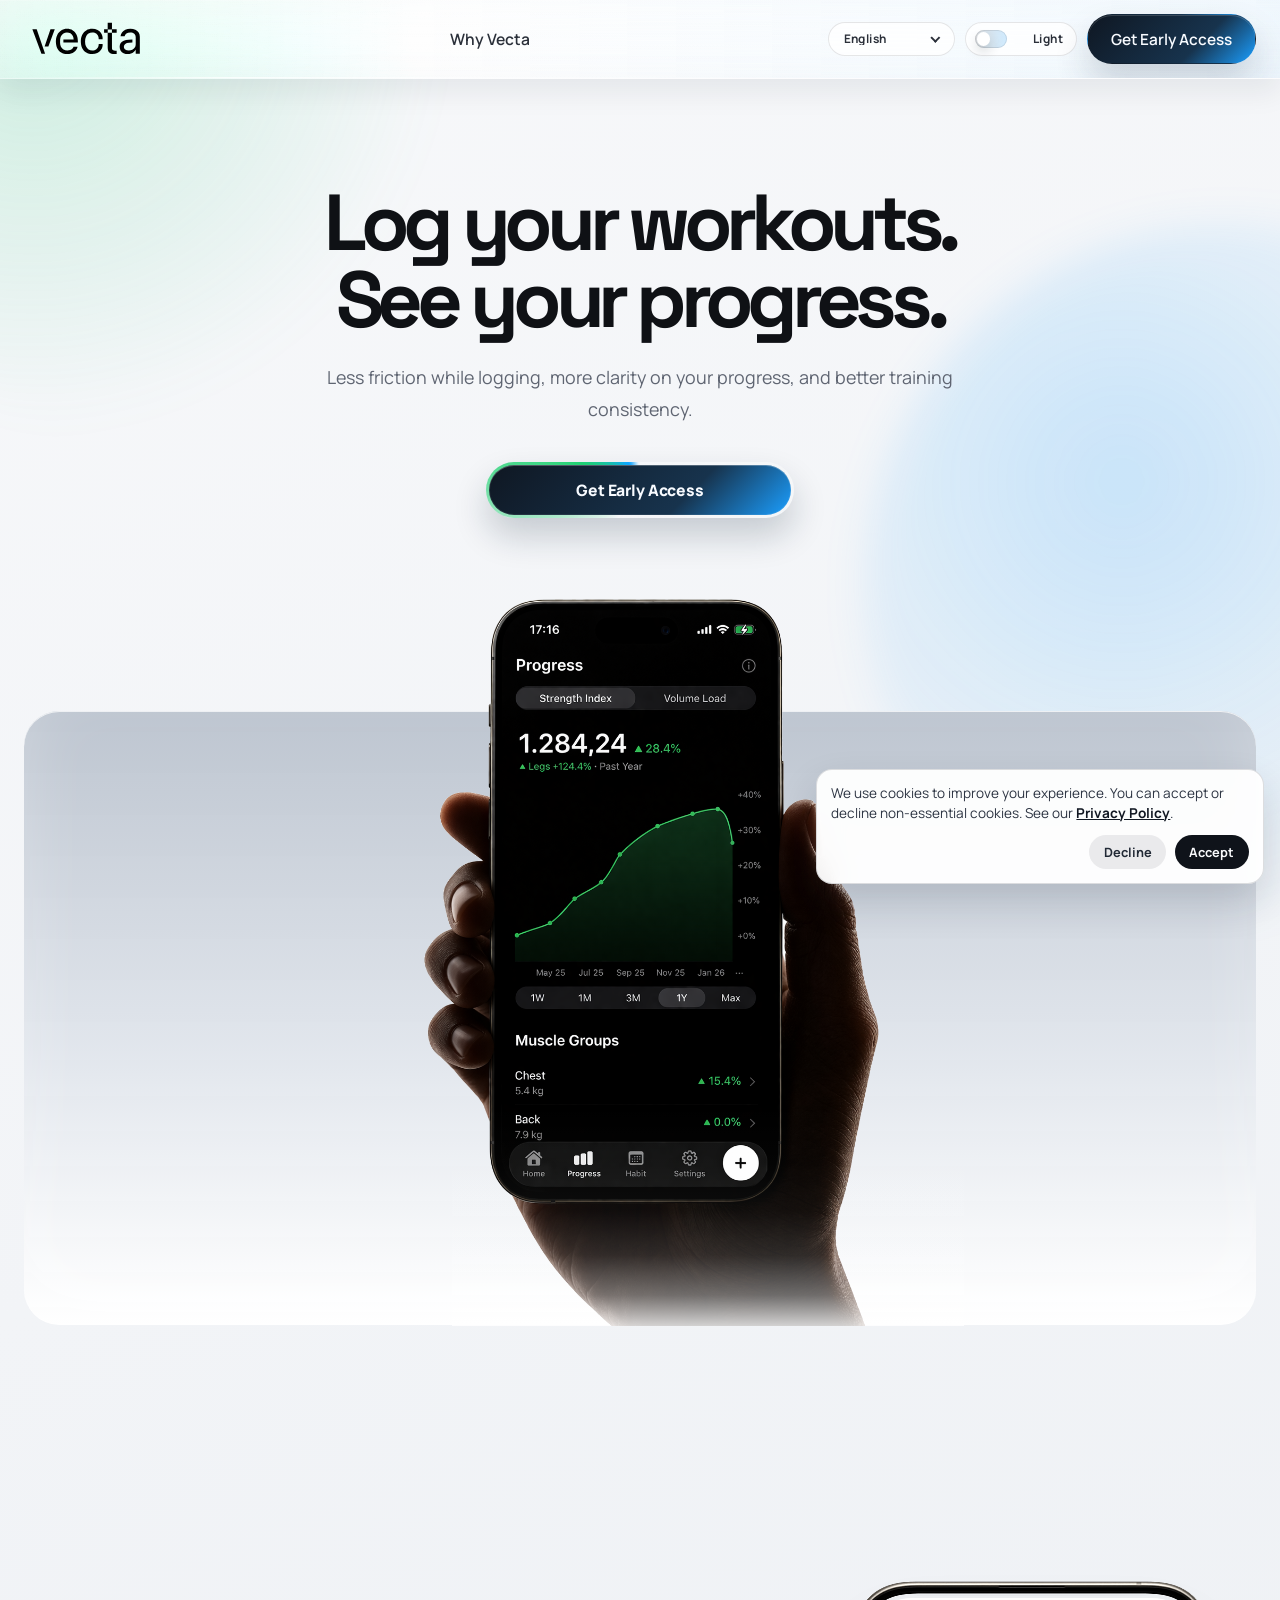
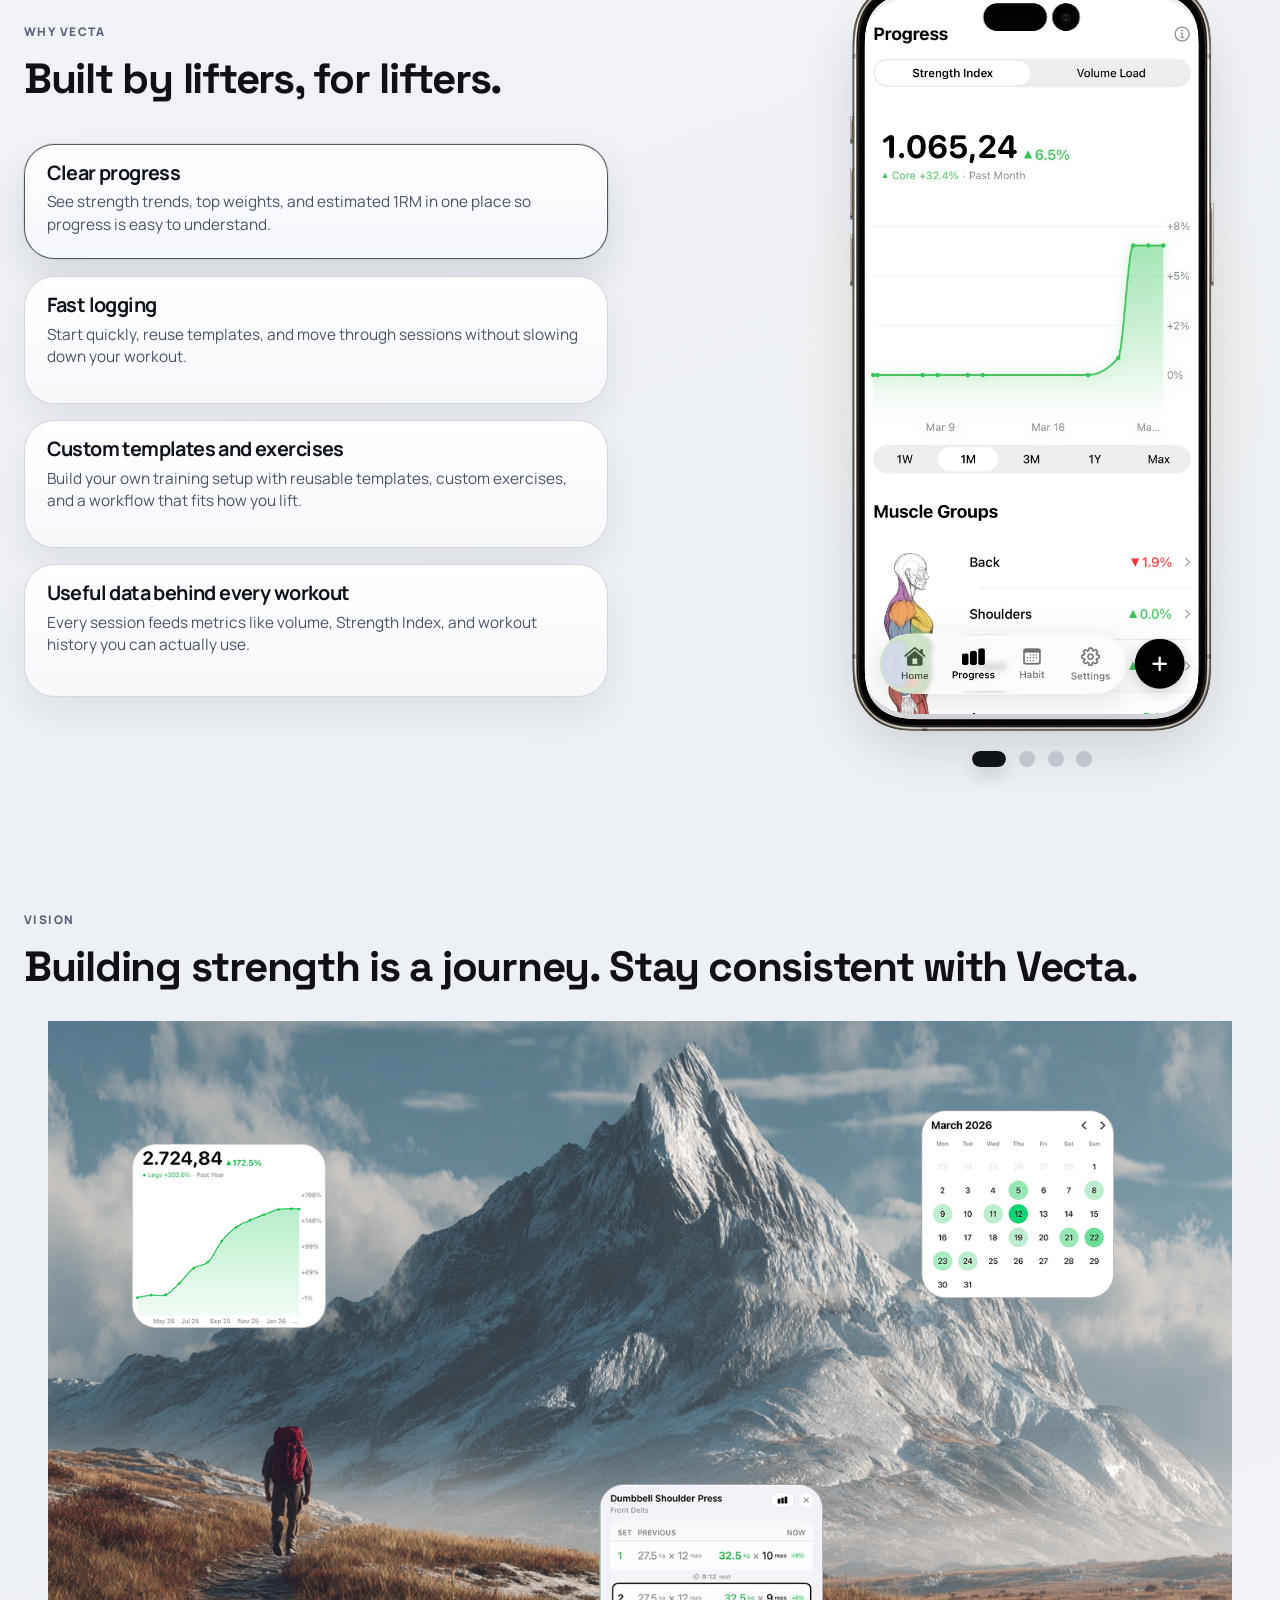
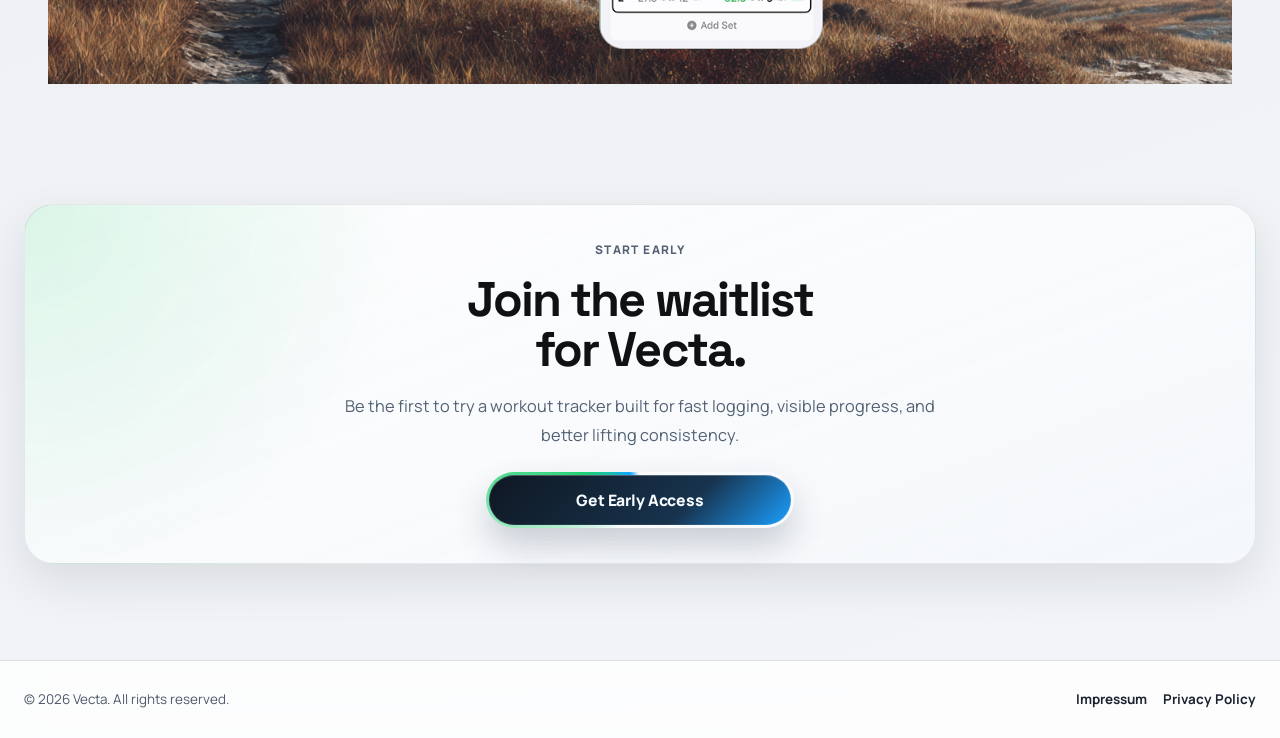
<file: index.html>
<!doctype html>
<html lang="en">
  <head>
    <meta charset="UTF-8" />
    <meta name="viewport" content="width=device-width, initial-scale=1.0" />
    <title>Vecta | Log Workouts and See Progress</title>
    <meta
      name="description"
      content="Less friction while logging, more clarity on your progress, and better training consistency."
    />
    <link rel="icon" type="image/svg+xml" href="favicon.svg" />
    <script src="theme-switch.js"></script>
    <link rel="preconnect" href="https://fonts.googleapis.com" />
    <link rel="preconnect" href="https://fonts.gstatic.com" crossorigin />
    <link
      href="https://fonts.googleapis.com/css2?family=Manrope:wght@400;500;600;700;800&amp;family=Space+Grotesk:wght@500;600;700&amp;display=swap"
      rel="stylesheet"
    />
    <link rel="stylesheet" href="styles.css" />
    <link rel="stylesheet" href="test/test.css" />
  </head>
  <body class="test-page">
    <div class="ambient ambient-one"></div>
    <div class="ambient ambient-two"></div>

    <header class="site-header-shell reveal">
      <div class="site-header container">
        <a class="brand" href="index.html" aria-label="Vecta home">
          <span class="brand-mark" aria-hidden="true">
            <img src="logo.svg" alt="" class="brand-logo" />
          </span>
        </a>
        <nav class="site-nav" aria-label="Main navigation">
          <a href="#why-vecta">Why Vecta</a>
        </nav>
        <div class="header-controls">
          <div class="lang-toggle">
            <select class="lang-select" aria-label="Language" title="Language">
              <option value="index.html" selected>English</option>
              <option value="index-de.html">Deutsch</option>
            </select>
          </div>
          <button
            class="theme-toggle"
            type="button"
            aria-pressed="false"
            data-theme-toggle
            data-light-label="Light"
            data-dark-label="Dark"
            data-aria-light="Switch to light mode"
            data-aria-dark="Switch to dark mode"
          >
            <span class="theme-toggle-track" aria-hidden="true">
              <span class="theme-toggle-thumb"></span>
            </span>
            <span class="theme-toggle-text" data-theme-toggle-label>Light</span>
          </button>
          <a class="header-cta" href="waitlist.html">Get Early Access</a>
        </div>
      </div>
    </header>

    <main>
      <section class="test-hero container">
        <div class="test-hero-copy">
          <h1>Log your workouts.<br />See your progress.</h1>
          <p class="lead">
            Less friction while logging, more clarity on your progress, and
            better training consistency.
          </p>
          <div class="hero-actions">
            <a class="button button-primary hero-highlight-cta" href="waitlist.html">
              Get Early Access
            </a>
          </div>
        </div>

        <div class="test-stage" aria-hidden="true">
          <div class="test-stage-band"></div>
          <div class="test-stage-shadow"></div>
          <figure class="test-stage-photo-wrap">
            <img
              class="test-stage-hand-photo"
              src="test/hero-hand-with-progress-clean.png"
              alt=""
            />
          </figure>
          <div class="test-stage-wrist-gradient"></div>
        </div>
      </section>

      <section class="test-benefits container reveal delay-2" id="why-vecta">
        <div class="why-vecta-layout">
          <div class="why-vecta-copy">
            <div class="section-heading test-section-heading">
              <p>Why Vecta</p>
              <h2>Built by lifters, for lifters.</h2>
            </div>
            <div
              class="why-vecta-feature-list"
              role="radiogroup"
              aria-label="Why Vecta features"
            >
              <div class="why-vecta-feature-option">
                <input
                  class="why-vecta-feature-input"
                  type="radio"
                  name="why-vecta-feature"
                  id="why-vecta-feature-progress"
                  data-screen-src="why-vecta-progress.jpeg"
                  checked
                />
                <label class="why-vecta-feature-box" for="why-vecta-feature-progress">
                  <span class="why-vecta-feature-title">Clear progress</span>
                  <span class="why-vecta-feature-body">
                    See strength trends, top weights, and estimated 1RM in one
                    place so progress is easy to understand.
                  </span>
                </label>
              </div>
              <div class="why-vecta-feature-option">
                <input
                  class="why-vecta-feature-input"
                  type="radio"
                  name="why-vecta-feature"
                  id="why-vecta-feature-logging"
                  data-screen-src="why-vecta-logging.jpeg"
                />
                <label class="why-vecta-feature-box" for="why-vecta-feature-logging">
                  <span class="why-vecta-feature-title">Fast logging</span>
                  <span class="why-vecta-feature-body">
                    Start quickly, reuse templates, and move through sessions
                    without slowing down your workout.
                  </span>
                </label>
              </div>
              <div class="why-vecta-feature-option">
                <input
                  class="why-vecta-feature-input"
                  type="radio"
                  name="why-vecta-feature"
                  id="why-vecta-feature-templates"
                  data-screen-src="why-vecta-templates.jpeg"
                />
                <label class="why-vecta-feature-box" for="why-vecta-feature-templates">
                  <span class="why-vecta-feature-title">
                    Custom templates and exercises
                  </span>
                  <span class="why-vecta-feature-body">
                    Build your own training setup with reusable templates,
                    custom exercises, and a workflow that fits how you lift.
                  </span>
                </label>
              </div>
              <div class="why-vecta-feature-option">
                <input
                  class="why-vecta-feature-input"
                  type="radio"
                  name="why-vecta-feature"
                  id="why-vecta-feature-data"
                  data-screen-src="why-vecta-calendar.jpeg"
                />
                <label class="why-vecta-feature-box" for="why-vecta-feature-data">
                  <span class="why-vecta-feature-title">
                    Useful data behind every workout
                  </span>
                  <span class="why-vecta-feature-body">
                    Every session feeds metrics like volume, Strength Index, and
                    workout history you can actually use.
                  </span>
                </label>
              </div>
            </div>
          </div>

          <div class="why-vecta-device">
            <div class="why-vecta-device-shell">
              <img
                src="why-vecta-progress.jpeg"
                alt=""
                class="why-vecta-device-screen"
              />
              <img
                src="iphone-15-frame-tight.png"
                alt=""
                class="why-vecta-device-frame"
              />
            </div>
            <div class="why-vecta-indicators">
              <button
                class="why-vecta-indicator is-active"
                type="button"
                aria-label="Show clear progress screen"
              ></button>
              <button
                class="why-vecta-indicator"
                type="button"
                aria-label="Show fast logging screen"
              ></button>
              <button
                class="why-vecta-indicator"
                type="button"
                aria-label="Show custom templates and exercises screen"
              ></button>
              <button
                class="why-vecta-indicator"
                type="button"
                aria-label="Show useful data screen"
              ></button>
            </div>
          </div>
        </div>
      </section>

      <section class="vision-section container reveal delay-3" id="vision">
        <div class="section-heading vision-heading">
          <p>Vision</p>
          <h2>Building strength is a journey. Stay consistent with Vecta.</h2>
        </div>
        <figure class="vision-figure">
          <img
            src="vision-journey.png"
            alt="A climber walking toward a mountain peak with Vecta progress, calendar, and workout views overlaid."
            class="vision-image"
          />
        </figure>
      </section>

      <section class="cta-band container reveal delay-3" aria-label="Early access call to action">
        <div class="cta-band-inner">
          <p>Start Early</p>
          <h2>Join the waitlist for Vecta.</h2>
          <span>
            Be the first to try a workout tracker built for fast logging,
            visible progress, and better lifting consistency.
          </span>
          <a class="button button-primary hero-highlight-cta" href="waitlist.html">
            Get Early Access
          </a>
        </div>
      </section>

    </main>

    <footer class="site-footer-bar">
      <section class="container footer-bar-inner">
        <p>© 2026 Vecta. All rights reserved.</p>
        <nav class="footer-links" aria-label="Legal links">
          <a href="impressum.html">Impressum</a>
          <a href="privacy-policy.html">Privacy Policy</a>
        </nav>
      </section>
    </footer>

    <aside
      id="cookie-banner"
      class="cookie-banner"
      role="dialog"
      aria-live="polite"
      aria-label="Cookie consent"
    >
      <p>
        We use cookies to improve your experience. You can accept or decline
        non-essential cookies. See our
        <a href="privacy-policy.html">Privacy Policy</a>.
      </p>
      <div class="cookie-actions">
        <button type="button" id="cookie-decline" class="cookie-btn secondary">
          Decline
        </button>
        <button type="button" id="cookie-accept" class="cookie-btn primary">
          Accept
        </button>
      </div>
    </aside>

    <script src="language-switch.js"></script>
    <script src="why-vecta-rotator.js"></script>
    <script>
      (function () {
        const banner = document.getElementById("cookie-banner");
        const accept = document.getElementById("cookie-accept");
        const decline = document.getElementById("cookie-decline");
        const key = "vecta_cookie_consent";

        if (!banner || !accept || !decline) return;

        const saved = localStorage.getItem(key);
        if (!saved) {
          banner.classList.add("is-visible");
        }

        const closeBanner = (value) => {
          localStorage.setItem(key, value);
          banner.classList.remove("is-visible");
        };

        accept.addEventListener("click", () => closeBanner("accepted"));
        decline.addEventListener("click", () => closeBanner("declined"));
      })();
    </script>
  </body>
</html>
</file>
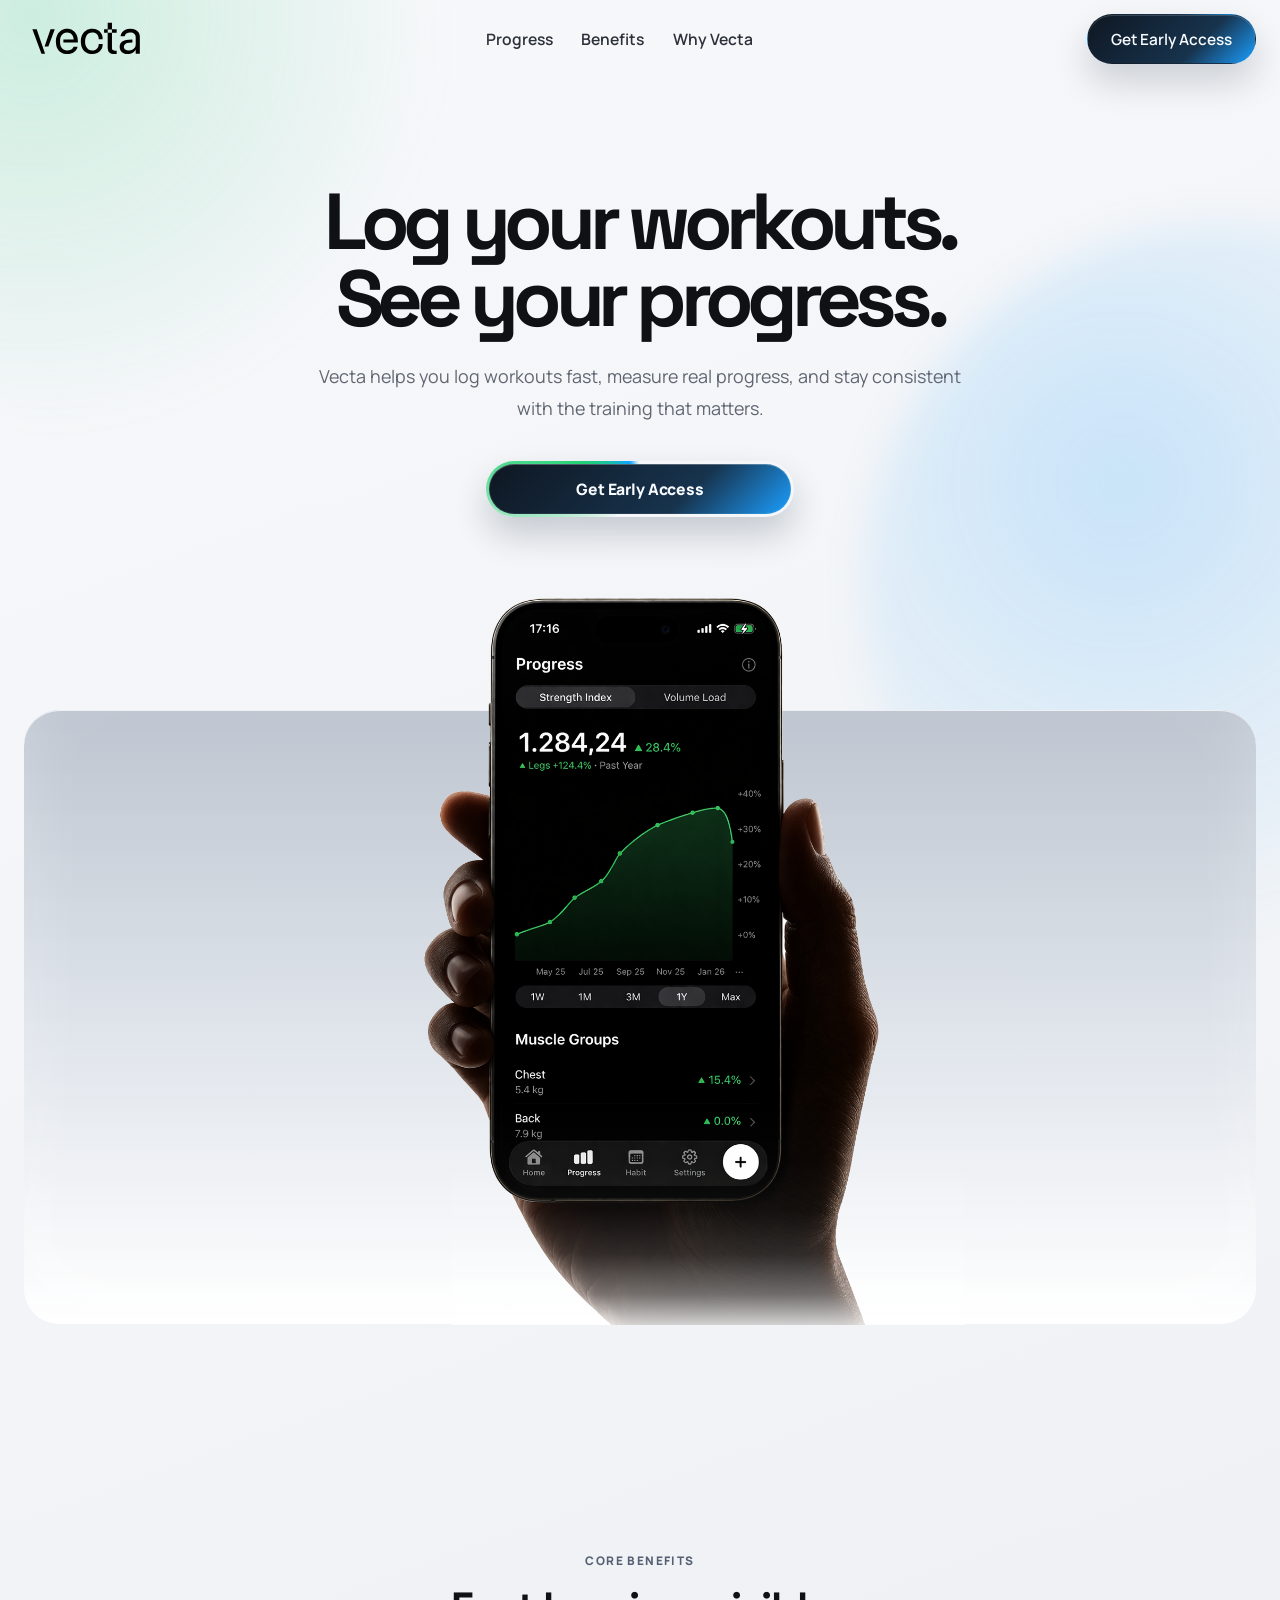
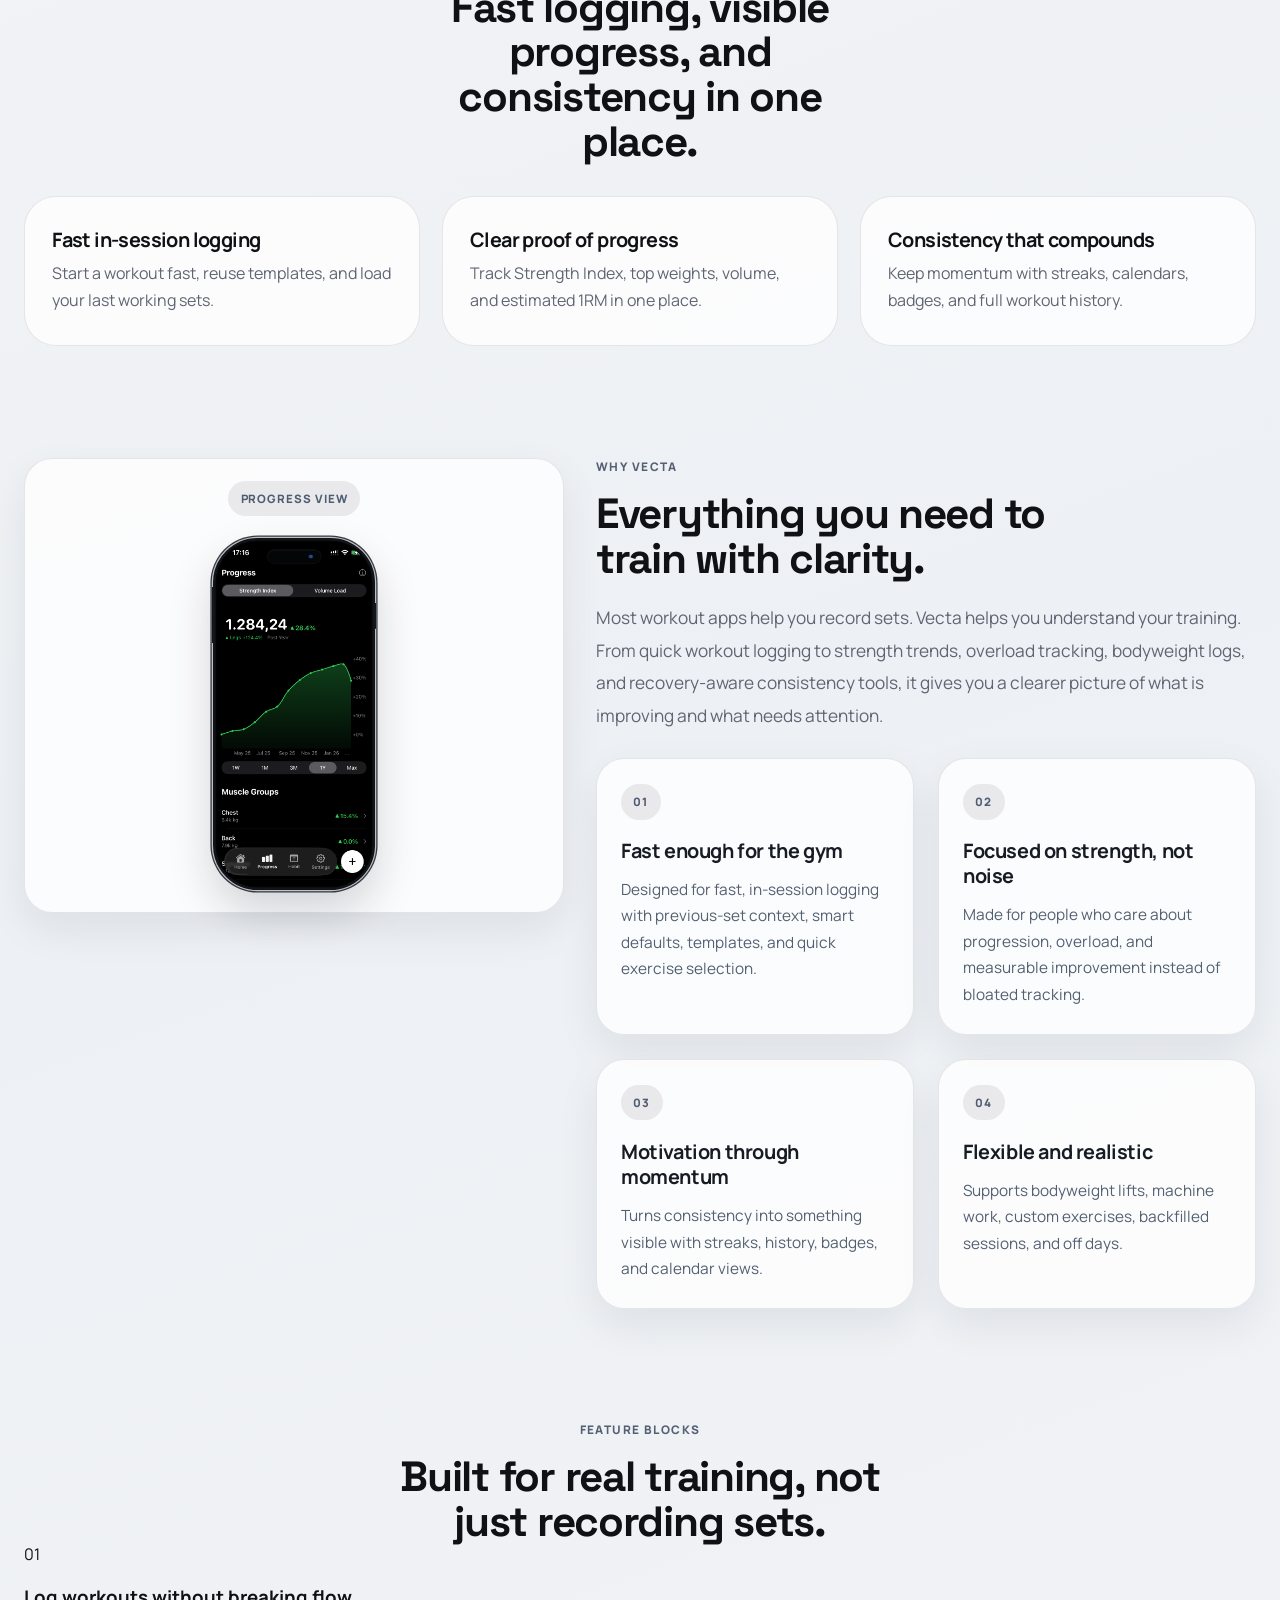
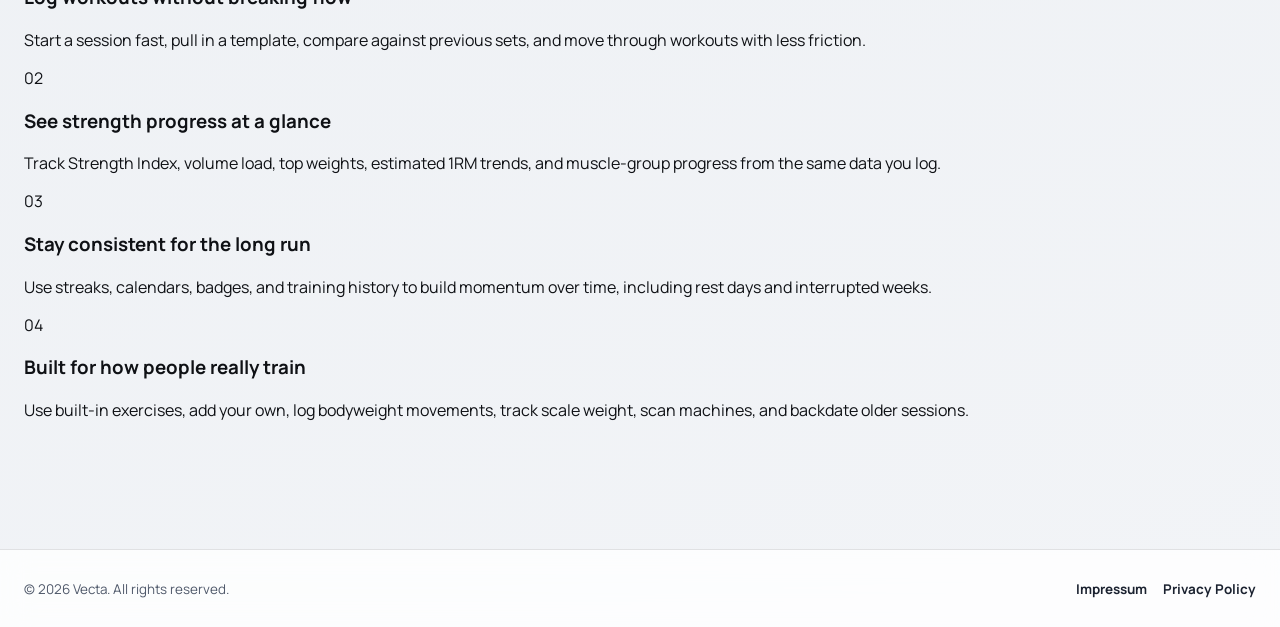
<file: test/index.html>
<!doctype html>
<html lang="en">
  <head>
    <meta charset="UTF-8" />
    <meta name="viewport" content="width=device-width, initial-scale=1.0" />
    <title>Vecta | Test Concept</title>
    <meta
      name="description"
      content="A Vecta concept page using the progress view image and homepage messaging."
    />
    <link rel="icon" type="image/svg+xml" href="../favicon.svg" />
    <link rel="preconnect" href="https://fonts.googleapis.com" />
    <link rel="preconnect" href="https://fonts.gstatic.com" crossorigin />
    <link
      href="https://fonts.googleapis.com/css2?family=Manrope:wght@400;500;600;700;800&amp;family=Space+Grotesk:wght@500;600;700&amp;display=swap"
      rel="stylesheet"
    />
    <link rel="stylesheet" href="../styles.css" />
    <link rel="stylesheet" href="test.css" />
  </head>
  <body class="test-page">
    <div class="ambient ambient-one"></div>
    <div class="ambient ambient-two"></div>

    <header class="site-header container reveal">
      <a class="brand" href="../index.html" aria-label="Vecta home">
        <span class="brand-mark" aria-hidden="true">
          <img src="../logo.svg" alt="" class="brand-logo" />
        </span>
      </a>
      <nav class="site-nav" aria-label="Test page navigation">
        <a href="#progress">Progress</a>
        <a href="#benefits">Benefits</a>
        <a href="#why-vecta">Why Vecta</a>
      </nav>
      <a class="header-cta" href="../waitlist.html">Get Early Access</a>
    </header>

    <main>
      <section class="test-hero container">
        <div class="test-hero-copy">
          <h1>Log your workouts.<br />See your progress.</h1>
          <p class="lead">
            Vecta helps you log workouts fast, measure real progress, and stay
            consistent with the training that matters.
          </p>
          <div class="hero-actions">
            <a class="button button-primary hero-highlight-cta" href="../waitlist.html">
              Get Early Access
            </a>
          </div>
        </div>

        <div class="test-stage" aria-hidden="true">
          <div class="test-stage-band"></div>
          <div class="test-stage-shadow"></div>
          <figure class="test-stage-photo-wrap">
            <img
              class="test-stage-hand-photo"
              src="hero-hand-with-progress-clean.png"
              alt=""
            />
          </figure>
          <div class="test-stage-wrist-gradient"></div>
        </div>
      </section>

      <section class="test-benefits container reveal delay-2" id="benefits">
        <div class="section-heading test-section-heading">
          <p>Core Benefits</p>
          <h2>Fast logging, visible progress, and consistency in one place.</h2>
        </div>
        <div class="kpi-row">
          <article>
            <h3>Fast in-session logging</h3>
            <p>
              Start a workout fast, reuse templates, and load your last working
              sets.
            </p>
          </article>
          <article>
            <h3>Clear proof of progress</h3>
            <p>
              Track Strength Index, top weights, volume, and estimated 1RM in
              one place.
            </p>
          </article>
          <article>
            <h3>Consistency that compounds</h3>
            <p>
              Keep momentum with streaks, calendars, badges, and full workout
              history.
            </p>
          </article>
        </div>
      </section>

      <section class="test-showcase container reveal delay-3" id="progress">
        <div class="test-showcase-layout">
          <article class="test-image-card">
            <span class="test-image-label">Progress View</span>
            <article class="phone test-inline-phone">
              <div class="screen screen-primary">
                <img
                  src="../IMG_2460.PNG"
                  alt="Progress screen with strength index chart"
                  class="screen-image"
                />
              </div>
            </article>
          </article>

          <div class="test-showcase-copy" id="why-vecta">
            <div class="section-heading">
              <p>Why Vecta</p>
              <h2>Everything you need to train with clarity.</h2>
            </div>
            <p class="section-intro">
              Most workout apps help you record sets. Vecta helps you understand
              your training. From quick workout logging to strength trends,
              overload tracking, bodyweight logs, and recovery-aware consistency
              tools, it gives you a clearer picture of what is improving and what
              needs attention.
            </p>

            <div class="pillar-grid test-pillar-grid">
              <article class="pillar-card">
                <span class="pillar-index">01</span>
                <h3>Fast enough for the gym</h3>
                <p>
                  Designed for fast, in-session logging with previous-set context,
                  smart defaults, templates, and quick exercise selection.
                </p>
              </article>
              <article class="pillar-card">
                <span class="pillar-index">02</span>
                <h3>Focused on strength, not noise</h3>
                <p>
                  Made for people who care about progression, overload, and
                  measurable improvement instead of bloated tracking.
                </p>
              </article>
              <article class="pillar-card">
                <span class="pillar-index">03</span>
                <h3>Motivation through momentum</h3>
                <p>
                  Turns consistency into something visible with streaks, history,
                  badges, and calendar views.
                </p>
              </article>
              <article class="pillar-card">
                <span class="pillar-index">04</span>
                <h3>Flexible and realistic</h3>
                <p>
                  Supports bodyweight lifts, machine work, custom exercises,
                  backfilled sessions, and off days.
                </p>
              </article>
            </div>
          </div>
        </div>
      </section>

      <section class="test-details container reveal delay-3">
        <div class="section-heading test-section-heading">
          <p>Feature Blocks</p>
          <h2>Built for real training, not just recording sets.</h2>
        </div>
        <div class="feature-grid">
          <article class="feature-card">
            <span class="feature-meta">01</span>
            <h3>Log workouts without breaking flow</h3>
            <p>
              Start a session fast, pull in a template, compare against previous
              sets, and move through workouts with less friction.
            </p>
          </article>
          <article class="feature-card">
            <span class="feature-meta">02</span>
            <h3>See strength progress at a glance</h3>
            <p>
              Track Strength Index, volume load, top weights, estimated 1RM
              trends, and muscle-group progress from the same data you log.
            </p>
          </article>
          <article class="feature-card">
            <span class="feature-meta">03</span>
            <h3>Stay consistent for the long run</h3>
            <p>
              Use streaks, calendars, badges, and training history to build
              momentum over time, including rest days and interrupted weeks.
            </p>
          </article>
          <article class="feature-card">
            <span class="feature-meta">04</span>
            <h3>Built for how people really train</h3>
            <p>
              Use built-in exercises, add your own, log bodyweight movements,
              track scale weight, scan machines, and backdate older sessions.
            </p>
          </article>
        </div>
      </section>
    </main>

    <footer class="site-footer-bar">
      <section class="container footer-bar-inner">
        <p>© 2026 Vecta. All rights reserved.</p>
        <nav class="footer-links" aria-label="Legal links">
          <a href="../impressum.html">Impressum</a>
          <a href="../privacy-policy.html">Privacy Policy</a>
        </nav>
      </section>
    </footer>
  </body>
</html>
</file>
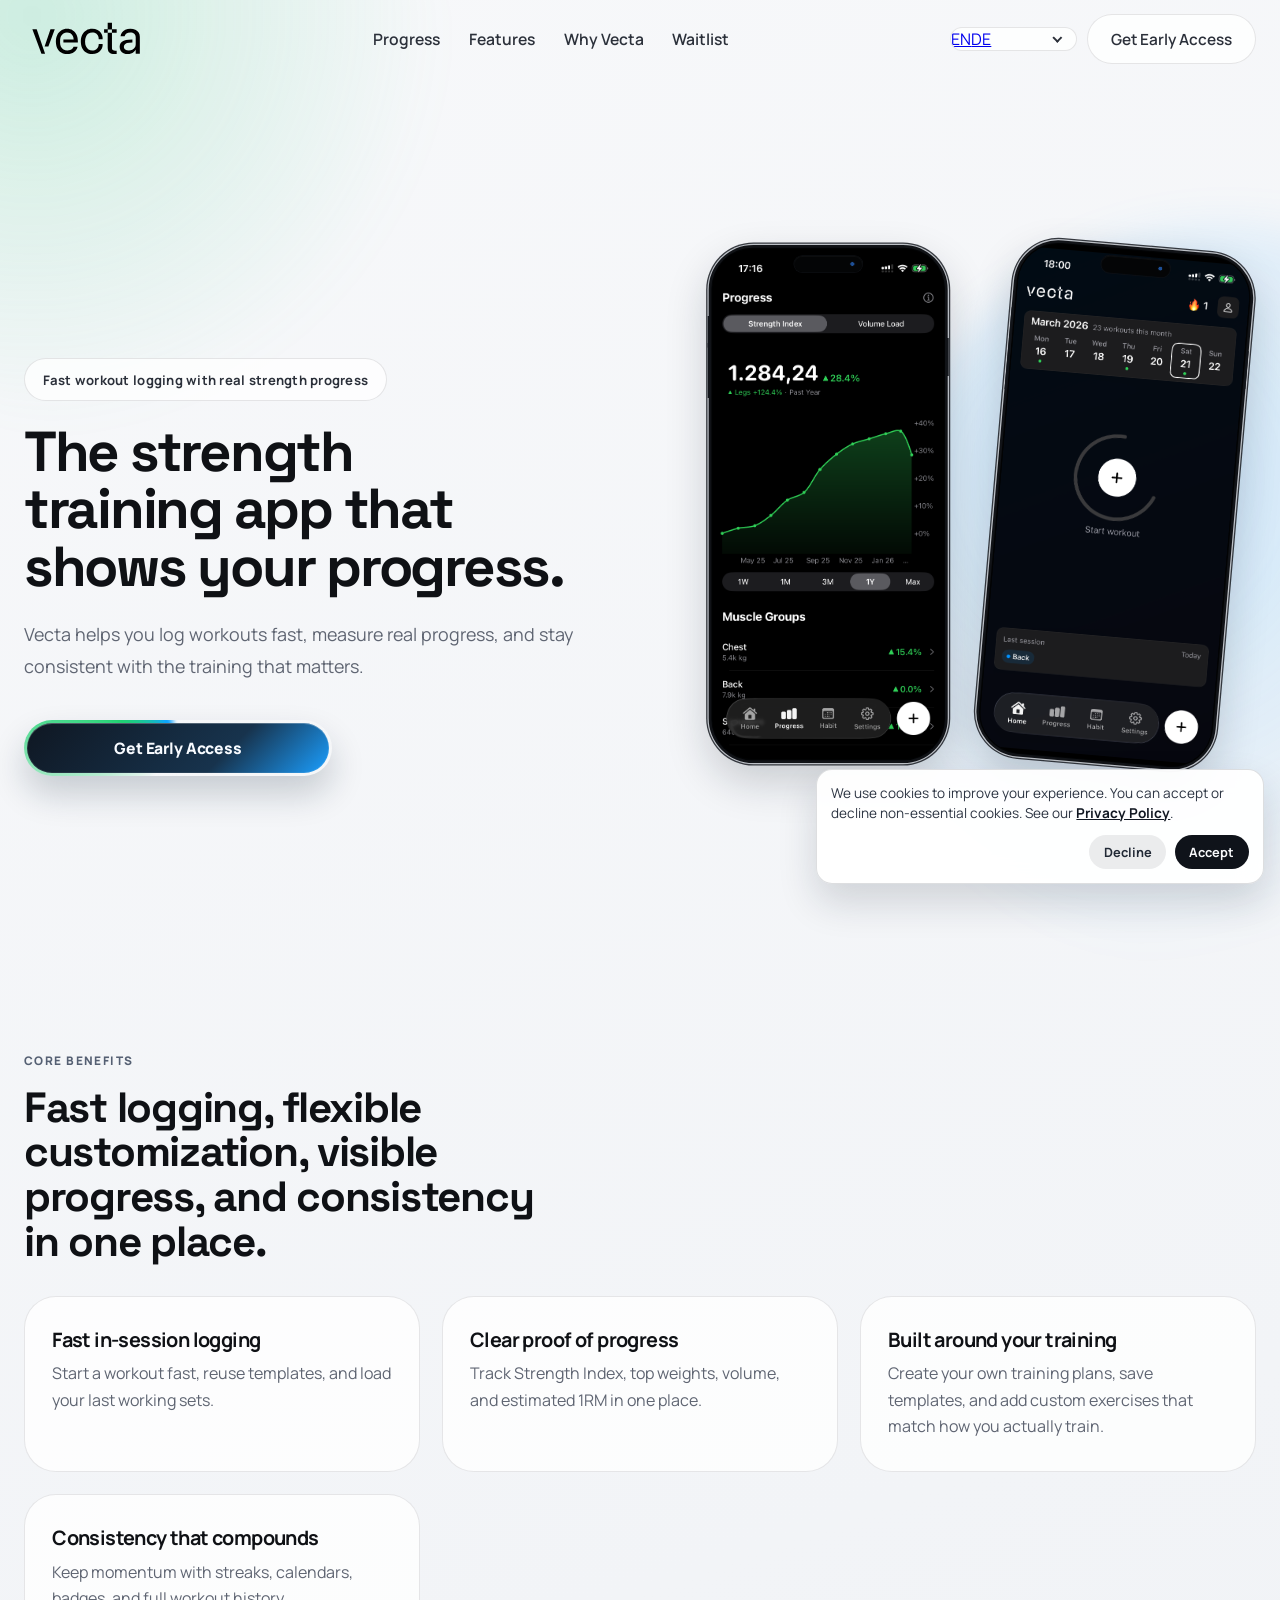
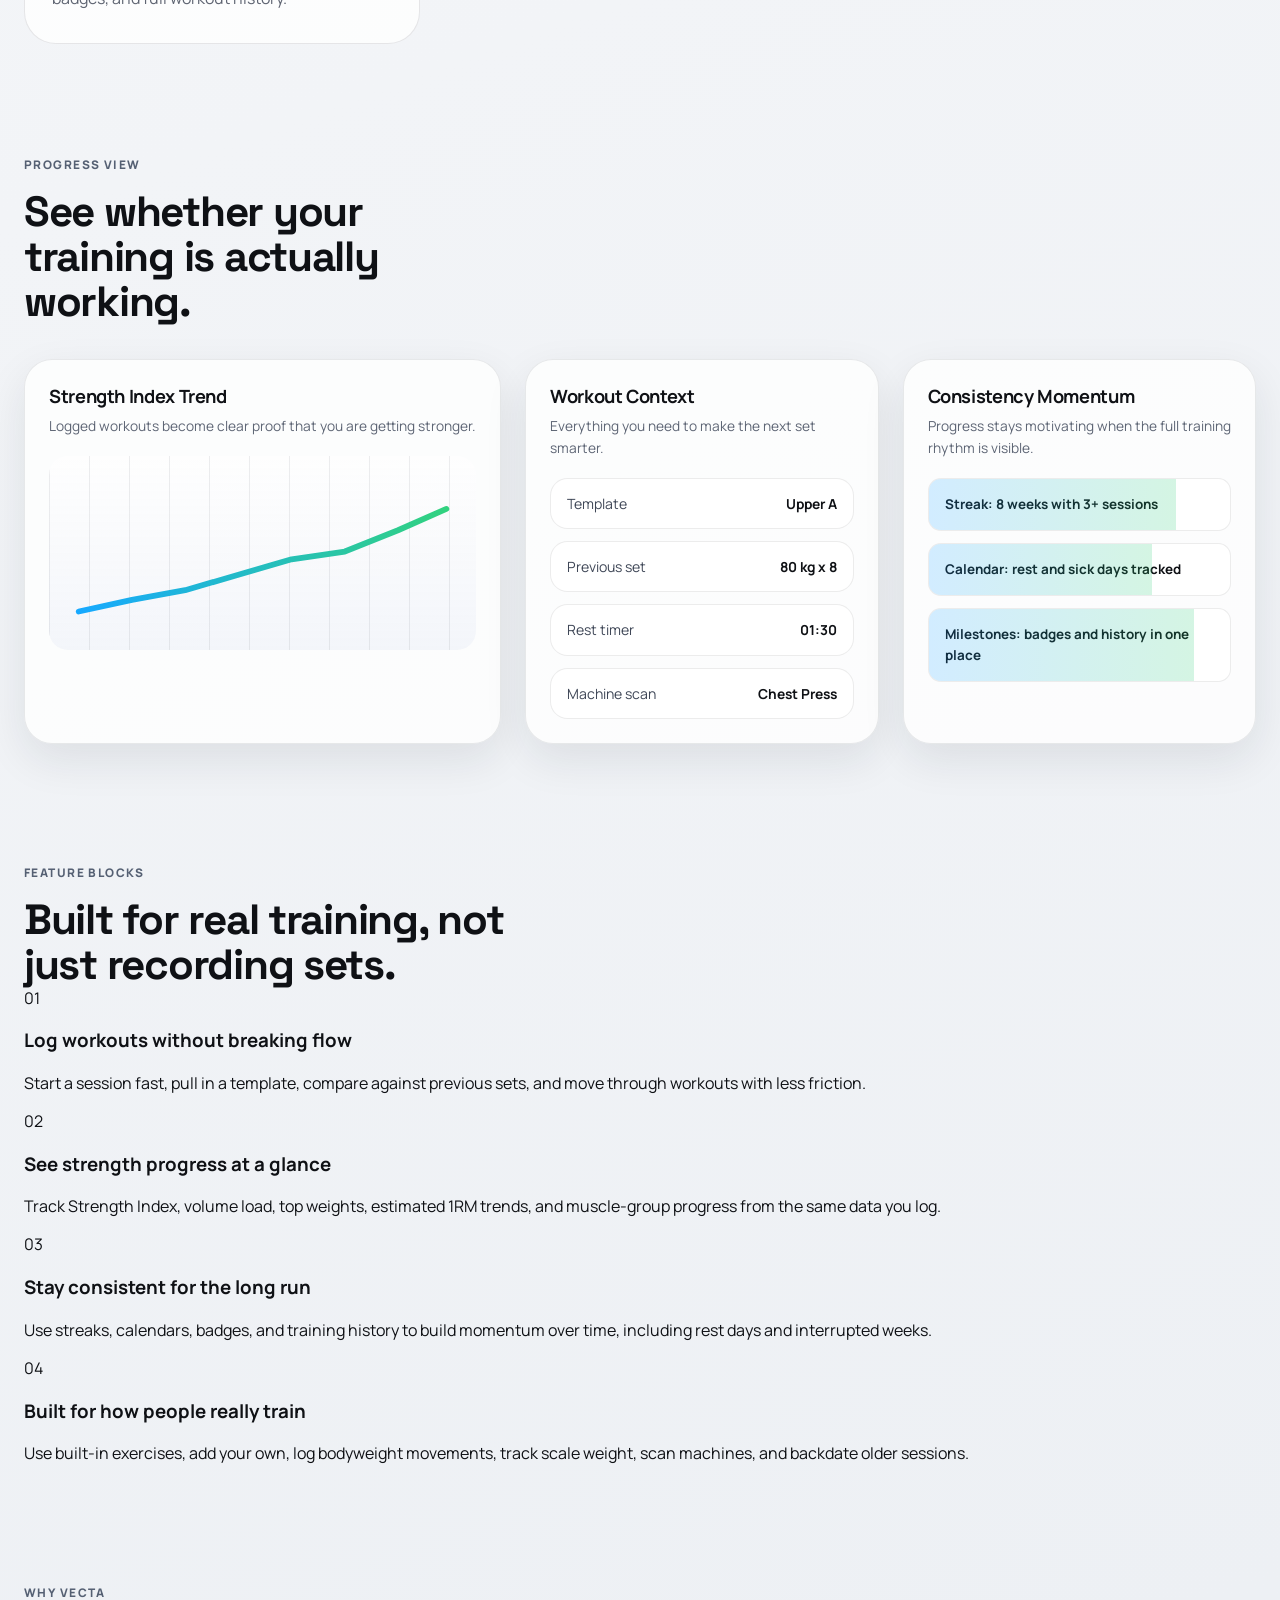
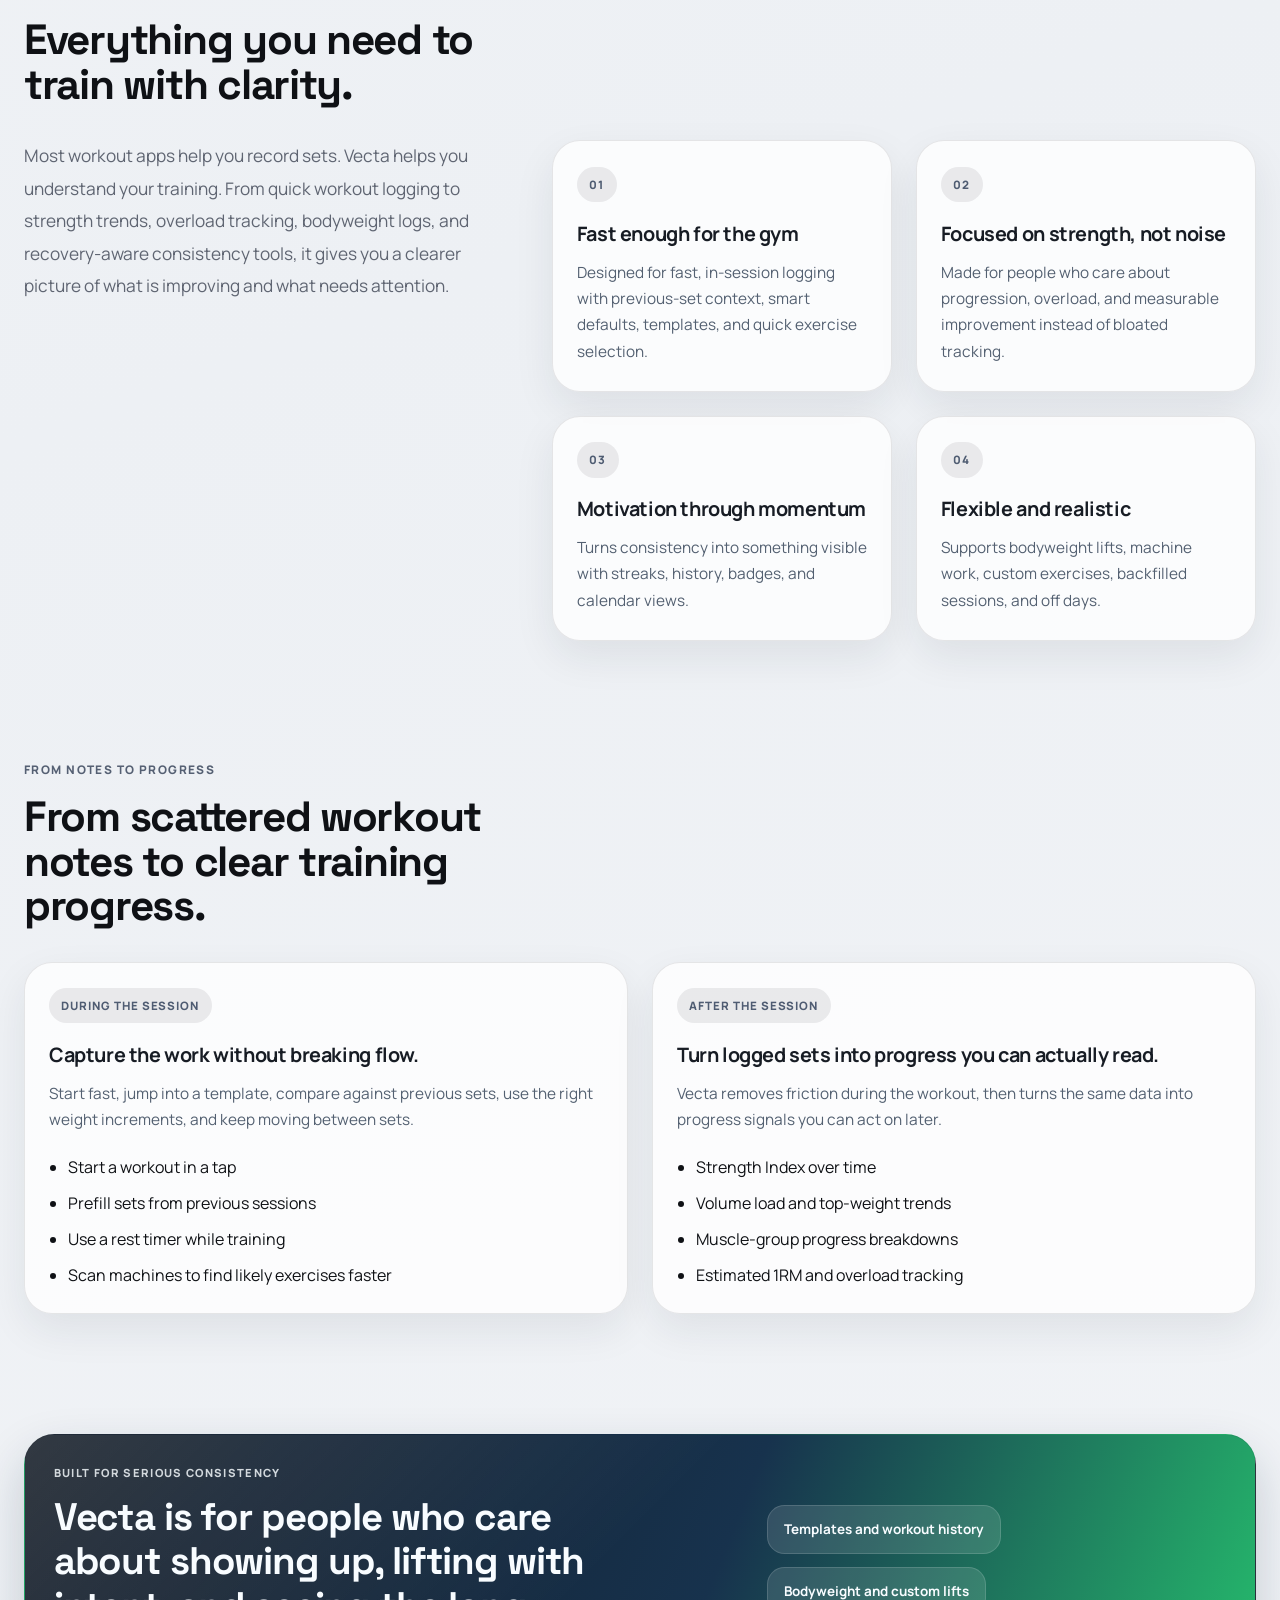
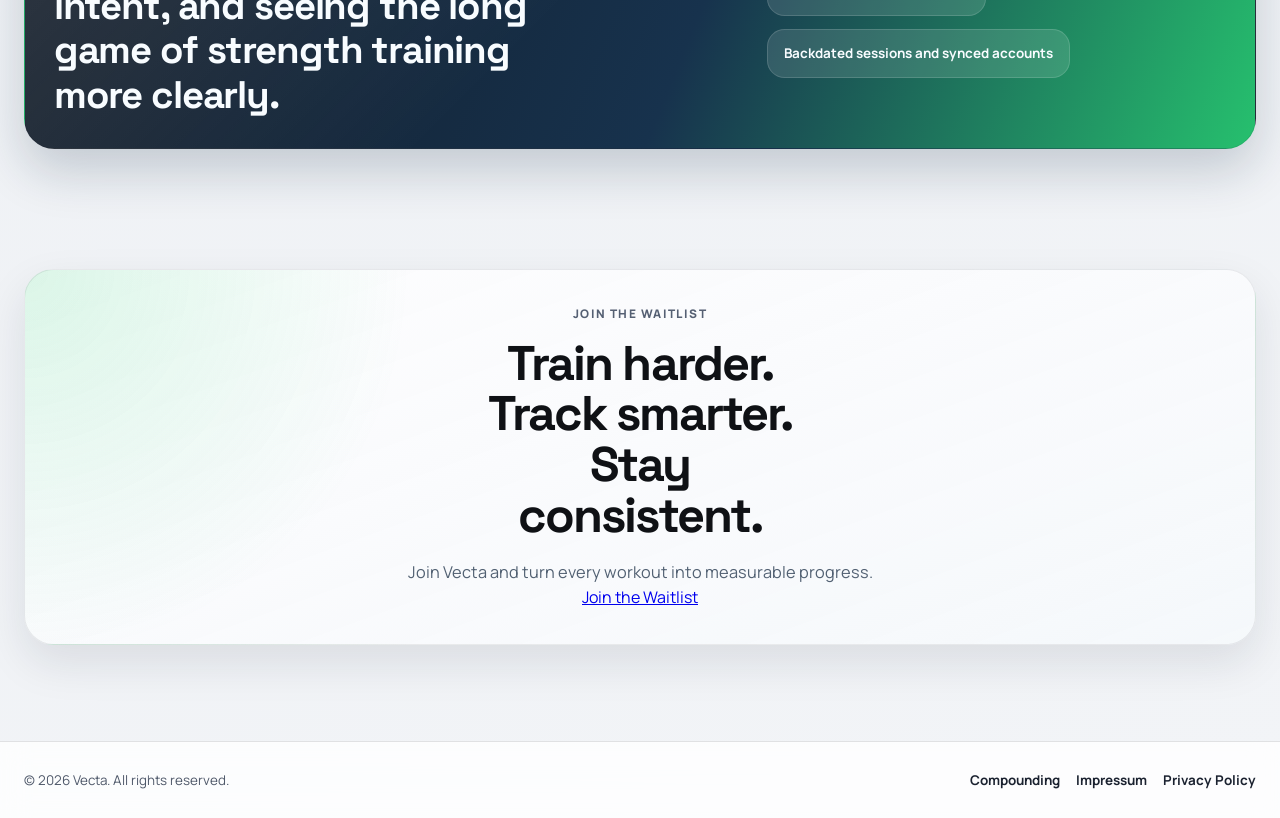
<file: V0/index.html>
<!doctype html>
<html lang="en">
  <head>
    <meta charset="UTF-8" />
    <meta name="viewport" content="width=device-width, initial-scale=1.0" />
    <title>Vecta | Fast Workout Logging for Strength Progress</title>
    <meta
      name="description"
      content="Vecta is a strength training app for fast workout logging, clear progress tracking, and consistency tools that help you see whether your training is working."
    />
    <link rel="icon" type="image/svg+xml" href="../favicon.svg" />
    <link rel="preconnect" href="https://fonts.googleapis.com" />
    <link rel="preconnect" href="https://fonts.gstatic.com" crossorigin />
    <link
      href="https://fonts.googleapis.com/css2?family=Manrope:wght@400;500;600;700;800&amp;family=Space+Grotesk:wght@500;600;700&amp;display=swap"
      rel="stylesheet"
    />
    <link rel="stylesheet" href="../styles.css" />
  </head>
  <body>
    <div class="ambient ambient-one"></div>
    <div class="ambient ambient-two"></div>

    <header class="site-header container reveal">
      <a class="brand" href="index.html" aria-label="Vecta home">
        <span class="brand-mark" aria-hidden="true">
          <img src="../logo.svg" alt="" class="brand-logo" />
        </span>
      </a>
      <nav class="site-nav" aria-label="Main navigation">
        <a href="#progress">Progress</a>
        <a href="#features">Features</a>
        <a href="#why-vecta">Why Vecta</a>
        <a href="#join">Waitlist</a>
      </nav>
      <div class="header-controls">
        <div class="lang-toggle" role="group" aria-label="Language switcher">
          <a href="index.html" aria-current="page">EN</a>
          <a href="index-de.html">DE</a>
        </div>
        <a class="header-cta" href="../waitlist.html">Get Early Access</a>
      </div>
    </header>

    <main>
      <section class="hero container">
        <div class="hero-copy reveal delay-1">
          <p class="trust-pill">Fast workout logging with real strength progress</p>
          <h1>
            <span class="hero-line">The strength</span>
            <span class="hero-line">training app that</span>
            <span class="hero-line">shows your progress.</span>
          </h1>
          <p class="lead">
            Vecta helps you log workouts fast, measure real progress, and stay
            consistent with the training that matters.
          </p>
          <div class="hero-actions">
            <a class="button button-primary hero-highlight-cta" href="../waitlist.html">
              Get Early Access
            </a>
          </div>
        </div>

        <div class="hero-visual reveal delay-2" aria-hidden="true">
          <div class="phone-stack">
            <article class="phone phone-primary">
              <div class="screen screen-primary">
                <img
                  class="screen-image"
                  src="../IMG_2460.PNG"
                  alt="Progress screen with strength index chart"
                />
              </div>
            </article>

            <article class="phone phone-secondary">
              <div class="screen screen-secondary">
                <img
                  class="screen-image"
                  src="../IMG_2461.PNG"
                  alt="Home dashboard screen with calendar and start workout button"
                />
              </div>
            </article>
          </div>
        </div>
      </section>

      <section
        class="hero-highlights container reveal delay-3"
        aria-labelledby="hero-highlights-title"
      >
        <div class="section-heading hero-highlights-heading">
          <p>Core Benefits</p>
          <h2 id="hero-highlights-title">
            Fast logging, flexible customization, visible progress, and consistency in one place.
          </h2>
        </div>
        <div class="kpi-row">
          <article>
            <h3>Fast in-session logging</h3>
            <p>
              Start a workout fast, reuse templates, and load your last working
              sets.
            </p>
          </article>
          <article>
            <h3>Clear proof of progress</h3>
            <p>
              Track Strength Index, top weights, volume, and estimated 1RM in
              one place.
            </p>
          </article>
          <article>
            <h3>Built around your training</h3>
            <p>
              Create your own training plans, save templates, and add custom
              exercises that match how you actually train.
            </p>
          </article>
          <article>
            <h3>Consistency that compounds</h3>
            <p>
              Keep momentum with streaks, calendars, badges, and full workout
              history.
            </p>
          </article>
        </div>
      </section>

      <section class="insights container reveal delay-3" id="progress">
        <div class="section-heading">
          <p>Progress View</p>
          <h2>See whether your training is actually working.</h2>
        </div>

        <div class="insight-grid">
          <article class="insight-card chart-card">
            <header>
              <h3>Strength Index Trend</h3>
              <p>Logged workouts become clear proof that you are getting stronger.</p>
            </header>
            <svg viewBox="0 0 420 180" role="img" aria-label="Strength Index trend chart">
              <polyline
                fill="none"
                stroke="url(#lineGradient)"
                stroke-width="6"
                stroke-linecap="round"
                stroke-linejoin="round"
                points="20,150 75,138 130,128 185,112 240,96 295,88 350,66 400,44"
              />
              <defs>
                <linearGradient id="lineGradient" x1="0" y1="0" x2="1" y2="0">
                  <stop offset="0%" stop-color="#17a9ff" />
                  <stop offset="100%" stop-color="#32d27f" />
                </linearGradient>
              </defs>
            </svg>
          </article>

          <article class="insight-card table-card">
            <header>
              <h3>Workout Context</h3>
              <p>Everything you need to make the next set smarter.</p>
            </header>
            <div class="mini-table">
              <div><span>Template</span><strong>Upper A</strong></div>
              <div><span>Previous set</span><strong>80 kg x 8</strong></div>
              <div><span>Rest timer</span><strong>01:30</strong></div>
              <div><span>Machine scan</span><strong>Chest Press</strong></div>
            </div>
          </article>

          <article class="insight-card split-card">
            <header>
              <h3>Consistency Momentum</h3>
              <p>Progress stays motivating when the full training rhythm is visible.</p>
            </header>
            <div class="split-meter">
              <span style="--pct: 82">Streak: 8 weeks with 3+ sessions</span>
              <span style="--pct: 74">Calendar: rest and sick days tracked</span>
              <span style="--pct: 88">Milestones: badges and history in one place</span>
            </div>
          </article>
        </div>
      </section>

      <section class="feature-section container reveal delay-3" id="features">
        <div class="section-heading">
          <p>Feature Blocks</p>
          <h2>Built for real training, not just recording sets.</h2>
        </div>
        <div class="feature-grid">
          <article class="feature-card">
            <span class="feature-meta">01</span>
            <h3>Log workouts without breaking flow</h3>
            <p>
              Start a session fast, pull in a template, compare against
              previous sets, and move through workouts with less friction.
            </p>
          </article>
          <article class="feature-card">
            <span class="feature-meta">02</span>
            <h3>See strength progress at a glance</h3>
            <p>
              Track Strength Index, volume load, top weights, estimated 1RM
              trends, and muscle-group progress from the same data you log.
            </p>
          </article>
          <article class="feature-card">
            <span class="feature-meta">03</span>
            <h3>Stay consistent for the long run</h3>
            <p>
              Use streaks, calendars, badges, and training history to build
              momentum over time, including rest days and interrupted weeks.
            </p>
          </article>
          <article class="feature-card">
            <span class="feature-meta">04</span>
            <h3>Built for how people really train</h3>
            <p>
              Use built-in exercises, add your own, log bodyweight movements,
              track scale weight, scan machines, and backdate older sessions.
            </p>
          </article>
        </div>
      </section>

      <section class="story container reveal delay-2" id="why-vecta">
        <div class="section-heading">
          <p>Why Vecta</p>
          <h2>Everything you need to train with clarity.</h2>
        </div>
        <div class="story-grid">
          <p class="section-intro">
            Most workout apps help you record sets. Vecta helps you understand
            your training. From quick workout logging to strength trends,
            overload tracking, bodyweight logs, and recovery-aware consistency
            tools, it gives you a clearer picture of what is improving and what
            needs attention.
          </p>
          <div class="pillar-grid">
            <article class="pillar-card">
              <span class="pillar-index">01</span>
              <h3>Fast enough for the gym</h3>
              <p>
                Designed for fast, in-session logging with previous-set context,
                smart defaults, templates, and quick exercise selection.
              </p>
            </article>
            <article class="pillar-card">
              <span class="pillar-index">02</span>
              <h3>Focused on strength, not noise</h3>
              <p>
                Made for people who care about progression, overload, and
                measurable improvement instead of bloated tracking.
              </p>
            </article>
            <article class="pillar-card">
              <span class="pillar-index">03</span>
              <h3>Motivation through momentum</h3>
              <p>
                Turns consistency into something visible with streaks, history,
                badges, and calendar views.
              </p>
            </article>
            <article class="pillar-card">
              <span class="pillar-index">04</span>
              <h3>Flexible and realistic</h3>
              <p>
                Supports bodyweight lifts, machine work, custom exercises,
                backfilled sessions, and off days.
              </p>
            </article>
          </div>
        </div>
      </section>

      <section class="flow-section container reveal delay-2" id="how-it-works">
        <div class="section-heading">
          <p>From Notes to Progress</p>
          <h2>From scattered workout notes to clear training progress.</h2>
        </div>
        <div class="flow-grid">
          <article class="flow-card">
            <span class="flow-label">During the session</span>
            <h3>Capture the work without breaking flow.</h3>
            <p>
              Start fast, jump into a template, compare against previous sets,
              use the right weight increments, and keep moving between sets.
            </p>
            <ul class="flow-list">
              <li>Start a workout in a tap</li>
              <li>Prefill sets from previous sessions</li>
              <li>Use a rest timer while training</li>
              <li>Scan machines to find likely exercises faster</li>
            </ul>
          </article>
          <article class="flow-card">
            <span class="flow-label">After the session</span>
            <h3>Turn logged sets into progress you can actually read.</h3>
            <p>
              Vecta removes friction during the workout, then turns the same
              data into progress signals you can act on later.
            </p>
            <ul class="flow-list">
              <li>Strength Index over time</li>
              <li>Volume load and top-weight trends</li>
              <li>Muscle-group progress breakdowns</li>
              <li>Estimated 1RM and overload tracking</li>
            </ul>
          </article>
        </div>
      </section>

      <section class="social-section container reveal delay-3">
        <div class="social-card">
          <div class="social-copy">
            <p class="social-kicker">Built for serious consistency</p>
            <h2>
              Vecta is for people who care about showing up, lifting with
              intent, and seeing the long game of strength training more
              clearly.
            </h2>
          </div>
          <div class="proof-badges" aria-label="Vecta strengths">
            <span class="proof-badge">Templates and workout history</span>
            <span class="proof-badge">Bodyweight and custom lifts</span>
            <span class="proof-badge">Backdated sessions and synced accounts</span>
          </div>
        </div>
      </section>

      <section class="cta-band container reveal delay-3" id="join">
        <div class="cta-band-inner">
          <p>Join the Waitlist</p>
          <h2>Train harder. Track smarter. Stay consistent.</h2>
          <span>
            Join Vecta and turn every workout into measurable progress.
          </span>
          <a href="../waitlist.html">Join the Waitlist</a>
        </div>
      </section>
    </main>

    <footer class="site-footer-bar">
      <section class="container footer-bar-inner">
        <p>© 2026 Vecta. All rights reserved.</p>
        <nav class="footer-links" aria-label="Legal links">
          <a href="../index.html">Compounding</a>
          <a href="../impressum.html">Impressum</a>
          <a href="../privacy-policy.html">Privacy Policy</a>
        </nav>
      </section>
    </footer>

    <aside
      id="cookie-banner"
      class="cookie-banner"
      role="dialog"
      aria-live="polite"
      aria-label="Cookie consent"
    >
      <p>
        We use cookies to improve your experience. You can accept or decline
        non-essential cookies. See our
        <a href="../privacy-policy.html">Privacy Policy</a>.
      </p>
      <div class="cookie-actions">
        <button type="button" id="cookie-decline" class="cookie-btn secondary">
          Decline
        </button>
        <button type="button" id="cookie-accept" class="cookie-btn primary">
          Accept
        </button>
      </div>
    </aside>

    <script src="../language-switch.js"></script>
    <script>
      (function () {
        const banner = document.getElementById("cookie-banner");
        const accept = document.getElementById("cookie-accept");
        const decline = document.getElementById("cookie-decline");
        const key = "vecta_cookie_consent";

        if (!banner || !accept || !decline) return;

        const saved = localStorage.getItem(key);
        if (!saved) {
          banner.classList.add("is-visible");
        }

        const closeBanner = (value) => {
          localStorage.setItem(key, value);
          banner.classList.remove("is-visible");
        };

        accept.addEventListener("click", () => closeBanner("accepted"));
        decline.addEventListener("click", () => closeBanner("declined"));
      })();
    </script>
  </body>
</html>
</file>
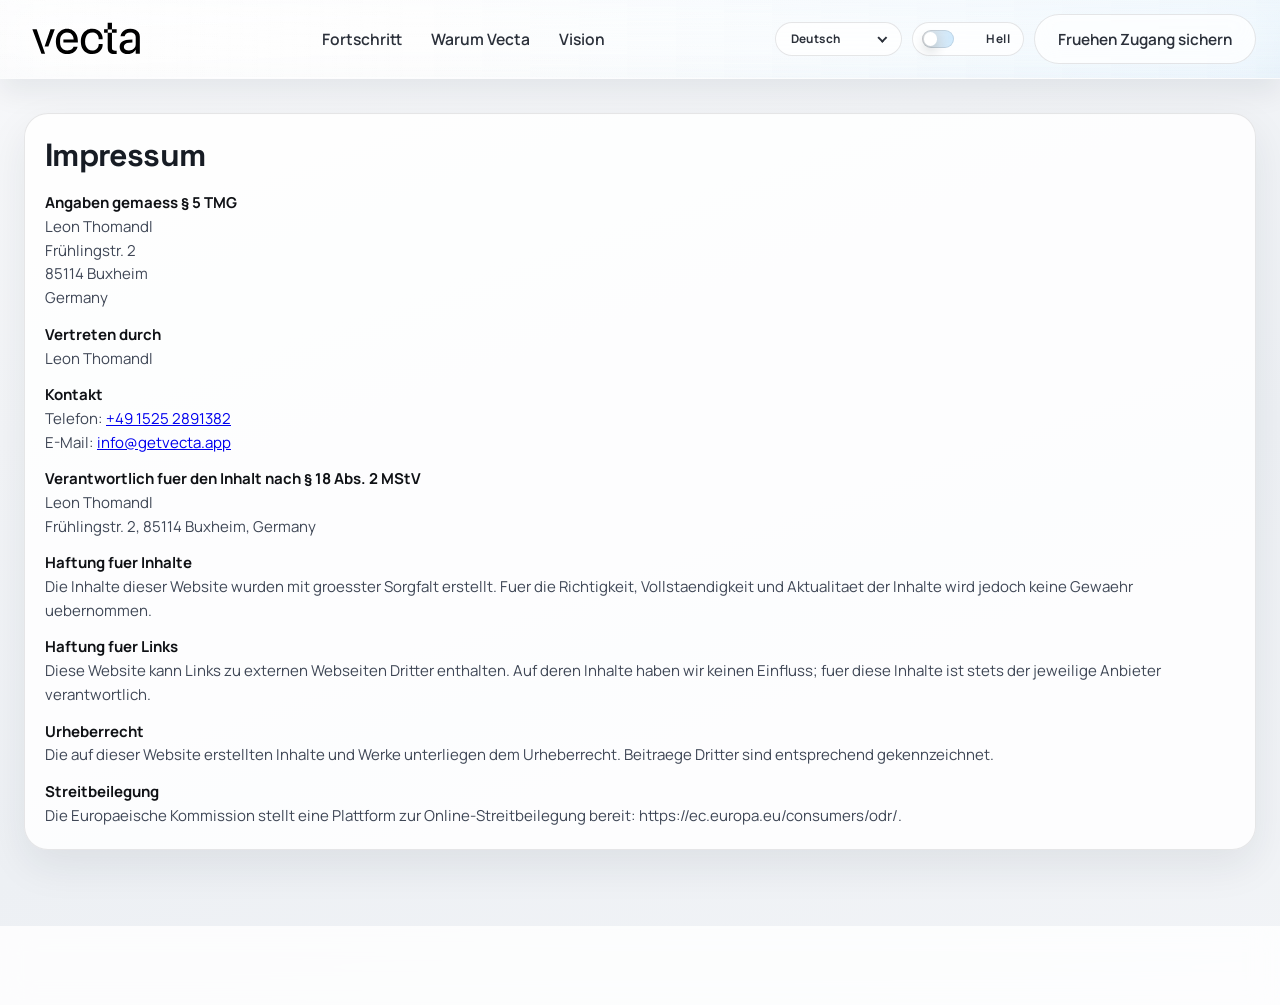
<file: impressum-de.html>
<!doctype html>
<html lang="de">
  <head>
    <meta charset="UTF-8" />
    <meta name="viewport" content="width=device-width, initial-scale=1.0" />
    <title>Impressum | Vecta</title>
    <meta
      name="description"
      content="Impressum und rechtliche Informationen von Vecta."
    />
    <link rel="icon" type="image/svg+xml" href="favicon.svg" />
    <script src="theme-switch.js"></script>
    <link rel="preconnect" href="https://fonts.googleapis.com" />
    <link rel="preconnect" href="https://fonts.gstatic.com" crossorigin />
    <link
      href="https://fonts.googleapis.com/css2?family=Manrope:wght@400;500;600;700;800&family=Space+Grotesk:wght@500;600;700&display=swap"
      rel="stylesheet"
    />
    <link rel="stylesheet" href="styles.css" />
  </head>
  <body class="legal-page">
    <header class="site-header-shell">
      <div class="site-header container">
        <a class="brand" href="index-de.html" aria-label="Vecta Startseite">
          <span class="brand-mark" aria-hidden="true">
            <img src="logo.svg" alt="" class="brand-logo" />
          </span>
        </a>
        <nav class="site-nav" aria-label="Hauptnavigation">
          <a href="index-de.html#progress">Fortschritt</a>
          <a href="index-de.html#why-vecta">Warum Vecta</a>
          <a href="index-de.html#vision">Vision</a>
        </nav>
        <div class="header-controls">
          <div class="lang-toggle">
            <select class="lang-select" aria-label="Sprache" title="Sprache">
              <option value="impressum.html">English</option>
              <option value="impressum-de.html" selected>Deutsch</option>
            </select>
          </div>
          <button
            class="theme-toggle"
            type="button"
            aria-pressed="false"
            data-theme-toggle
            data-light-label="Hell"
            data-dark-label="Dunkel"
            data-aria-light="Zum hellen Modus wechseln"
            data-aria-dark="Zum dunklen Modus wechseln"
          >
            <span class="theme-toggle-track" aria-hidden="true">
              <span class="theme-toggle-thumb"></span>
            </span>
            <span class="theme-toggle-text" data-theme-toggle-label>Hell</span>
          </button>
          <a class="header-cta" href="waitlist-de.html">Fruehen Zugang sichern</a>
        </div>
      </div>
    </header>

    <main class="legal-main container reveal">
      <article class="legal-card">
        <h1>Impressum</h1>

        <p>
          <strong>Angaben gemaess § 5 TMG</strong><br />
          Leon Thomandl<br />
          Frühlingstr. 2<br />
          85114 Buxheim<br />
          Germany
        </p>
        <p>
          <strong>Vertreten durch</strong><br />
          Leon Thomandl
        </p>
        <p>
          <strong>Kontakt</strong><br />
          Telefon: <a href="tel:+4915252891382">+49 1525 2891382</a><br />
          E-Mail:
          <a href="mailto:info@getvecta.app">info@getvecta.app</a>
        </p>
        <p>
          <strong>Verantwortlich fuer den Inhalt nach § 18 Abs. 2 MStV</strong
          ><br />
          Leon Thomandl<br />
          Frühlingstr. 2, 85114 Buxheim, Germany
        </p>
        <p>
          <strong>Haftung fuer Inhalte</strong><br />
          Die Inhalte dieser Website wurden mit groesster Sorgfalt erstellt.
          Fuer die Richtigkeit, Vollstaendigkeit und Aktualitaet der Inhalte
          wird jedoch keine Gewaehr uebernommen.
        </p>
        <p>
          <strong>Haftung fuer Links</strong><br />
          Diese Website kann Links zu externen Webseiten Dritter enthalten. Auf
          deren Inhalte haben wir keinen Einfluss; fuer diese Inhalte ist stets
          der jeweilige Anbieter verantwortlich.
        </p>
        <p>
          <strong>Urheberrecht</strong><br />
          Die auf dieser Website erstellten Inhalte und Werke unterliegen dem
          Urheberrecht. Beitraege Dritter sind entsprechend gekennzeichnet.
        </p>
        <p>
          <strong>Streitbeilegung</strong><br />
          Die Europaeische Kommission stellt eine Plattform zur
          Online-Streitbeilegung bereit: https://ec.europa.eu/consumers/odr/.
        </p>
      </article>
    </main>

    <footer class="site-footer-bar">
      <section class="container footer-bar-inner">
        <p>© 2026 Vecta. Alle Rechte vorbehalten.</p>
        <nav class="footer-links" aria-label="Rechtliche Links">
          <a href="impressum-de.html" aria-current="page">Impressum</a>
          <a href="privacy-policy-de.html">Datenschutz</a>
        </nav>
      </section>
    </footer>

    <script src="language-switch.js"></script>
  </body>
</html>
</file>
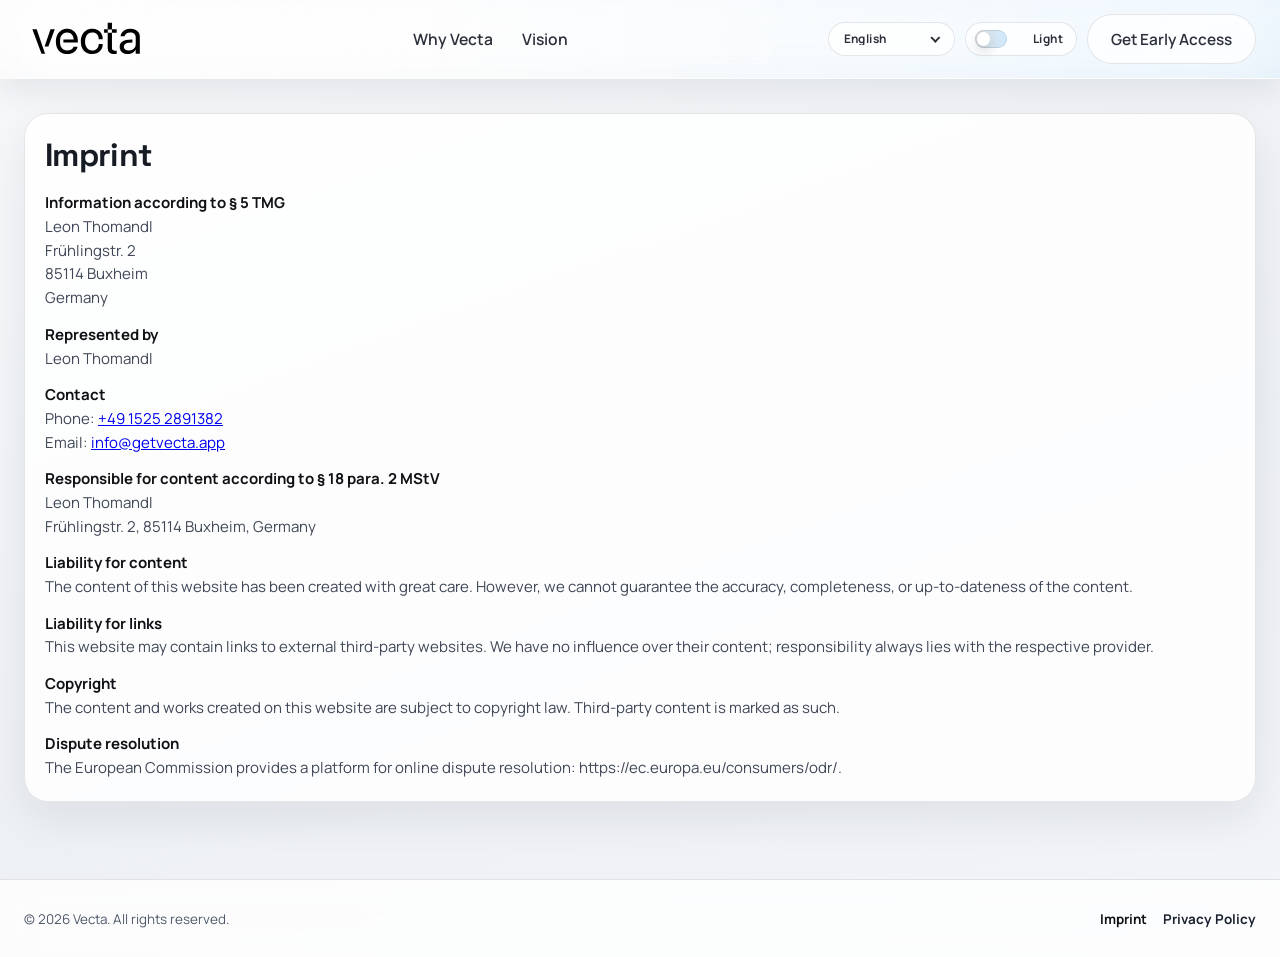
<file: impressum.html>
<!doctype html>
<html lang="en">
  <head>
    <meta charset="UTF-8" />
    <meta name="viewport" content="width=device-width, initial-scale=1.0" />
    <title>Imprint | Vecta</title>
    <meta
      name="description"
      content="Legal notice and legal information for Vecta."
    />
    <link rel="icon" type="image/svg+xml" href="favicon.svg" />
    <script src="theme-switch.js"></script>
    <link rel="preconnect" href="https://fonts.googleapis.com" />
    <link rel="preconnect" href="https://fonts.gstatic.com" crossorigin />
    <link
      href="https://fonts.googleapis.com/css2?family=Manrope:wght@400;500;600;700;800&family=Space+Grotesk:wght@500;600;700&display=swap"
      rel="stylesheet"
    />
    <link rel="stylesheet" href="styles.css" />
  </head>
  <body class="legal-page">
    <header class="site-header-shell">
      <div class="site-header container">
        <a class="brand" href="index.html" aria-label="Vecta home">
          <span class="brand-mark" aria-hidden="true">
            <img src="logo.svg" alt="" class="brand-logo" />
          </span>
        </a>
        <nav class="site-nav" aria-label="Main navigation">
          <a href="index.html#why-vecta">Why Vecta</a>
          <a href="index.html#vision">Vision</a>
        </nav>
        <div class="header-controls">
          <div class="lang-toggle">
            <select class="lang-select" aria-label="Language" title="Language">
              <option value="impressum.html" selected>English</option>
              <option value="impressum-de.html">Deutsch</option>
            </select>
          </div>
          <button
            class="theme-toggle"
            type="button"
            aria-pressed="false"
            data-theme-toggle
            data-light-label="Light"
            data-dark-label="Dark"
            data-aria-light="Switch to light mode"
            data-aria-dark="Switch to dark mode"
          >
            <span class="theme-toggle-track" aria-hidden="true">
              <span class="theme-toggle-thumb"></span>
            </span>
            <span class="theme-toggle-text" data-theme-toggle-label>Light</span>
          </button>
          <a class="header-cta" href="waitlist.html">Get Early Access</a>
        </div>
      </div>
    </header>

    <main class="legal-main container reveal">
      <article class="legal-card">
        <h1>Imprint</h1>

        <p>
          <strong>Information according to § 5 TMG</strong><br />
          Leon Thomandl<br />
          Frühlingstr. 2<br />
          85114 Buxheim<br />
          Germany
        </p>
        <p>
          <strong>Represented by</strong><br />
          Leon Thomandl
        </p>
        <p>
          <strong>Contact</strong><br />
          Phone: <a href="tel:+4915252891382">+49 1525 2891382</a><br />
          Email:
          <a href="mailto:info@getvecta.app">info@getvecta.app</a>
        </p>
        <p>
          <strong>Responsible for content according to § 18 para. 2 MStV</strong
          ><br />
          Leon Thomandl<br />
          Frühlingstr. 2, 85114 Buxheim, Germany
        </p>
        <p>
          <strong>Liability for content</strong><br />
          The content of this website has been created with great care.
          However, we cannot guarantee the accuracy, completeness, or
          up-to-dateness of the content.
        </p>
        <p>
          <strong>Liability for links</strong><br />
          This website may contain links to external third-party websites. We
          have no influence over their content; responsibility always lies with
          the respective provider.
        </p>
        <p>
          <strong>Copyright</strong><br />
          The content and works created on this website are subject to
          copyright law. Third-party content is marked as such.
        </p>
        <p>
          <strong>Dispute resolution</strong><br />
          The European Commission provides a platform for online dispute
          resolution: https://ec.europa.eu/consumers/odr/.
        </p>
      </article>
    </main>

    <footer class="site-footer-bar">
      <section class="container footer-bar-inner">
        <p>© 2026 Vecta. All rights reserved.</p>
        <nav class="footer-links" aria-label="Legal links">
          <a href="impressum.html" aria-current="page">Imprint</a>
          <a href="privacy-policy.html">Privacy Policy</a>
        </nav>
      </section>
    </footer>

    <script src="language-switch.js"></script>
  </body>
</html>
</file>
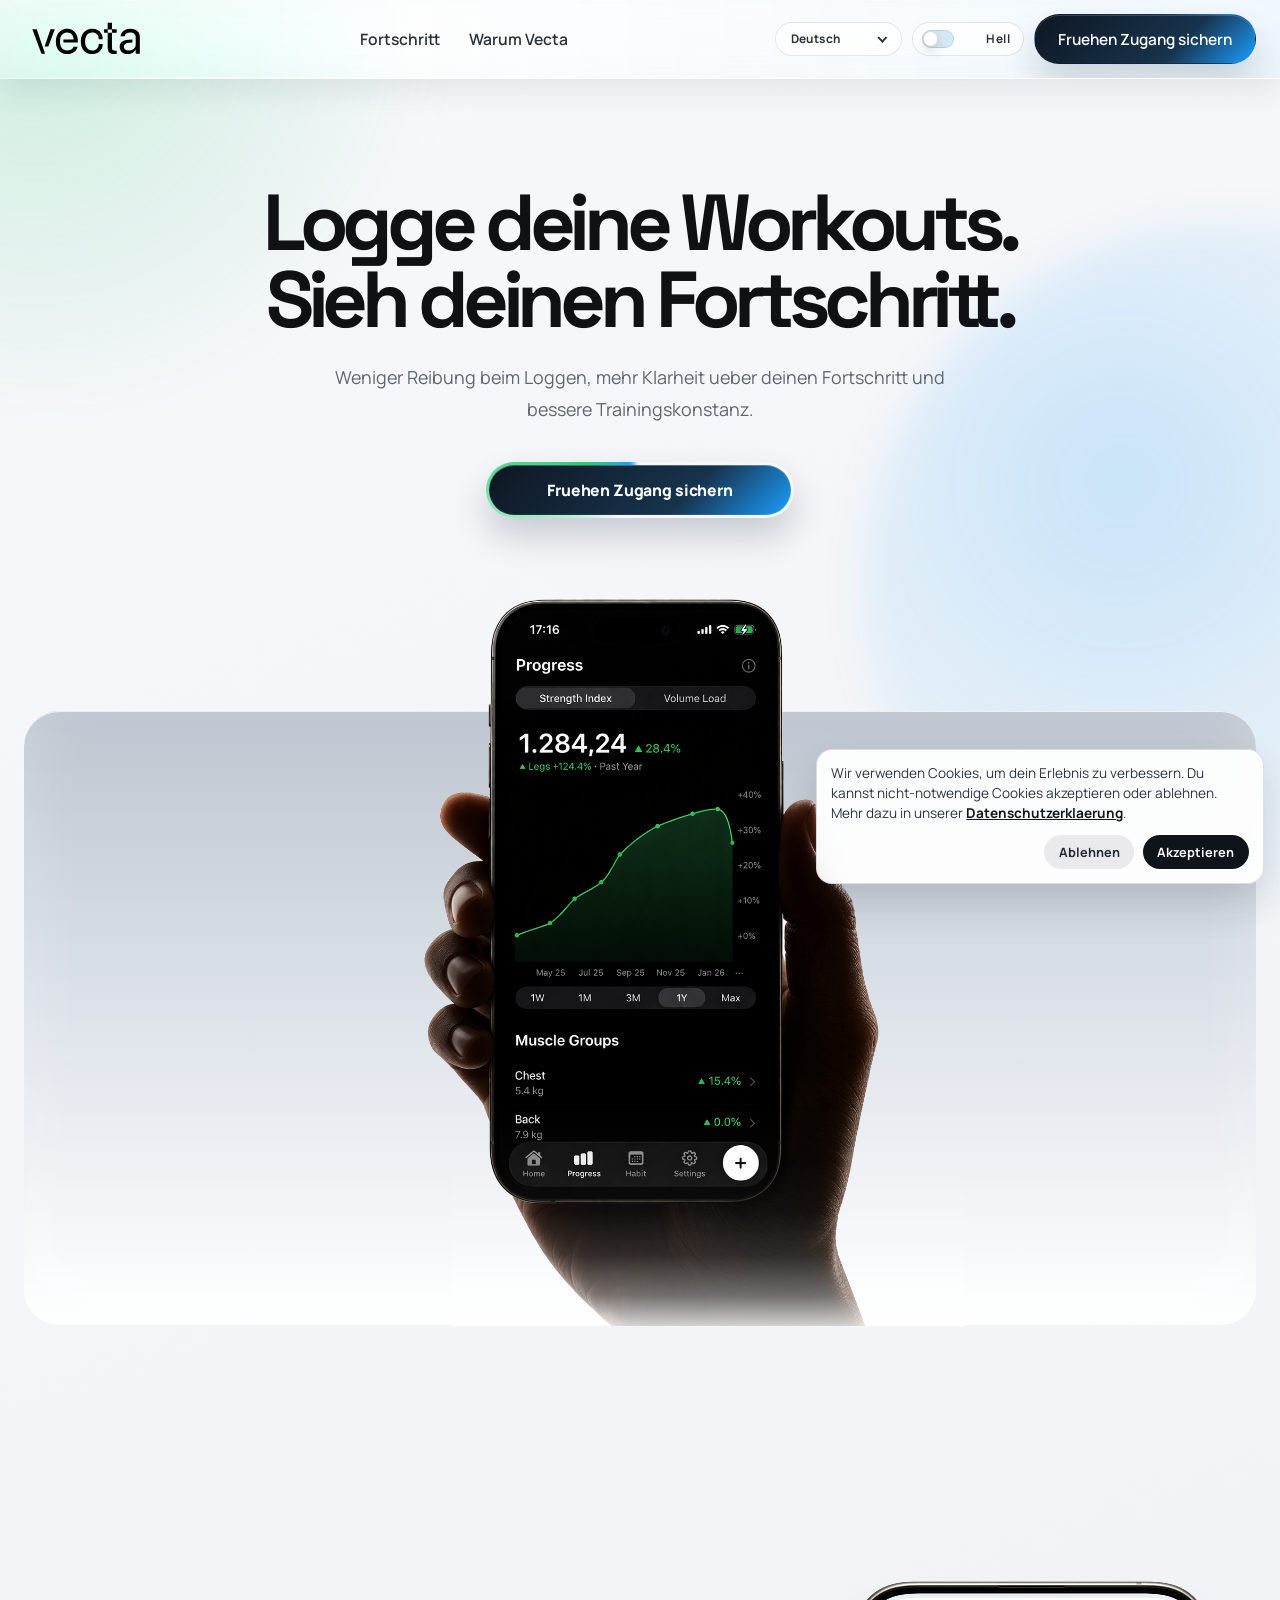
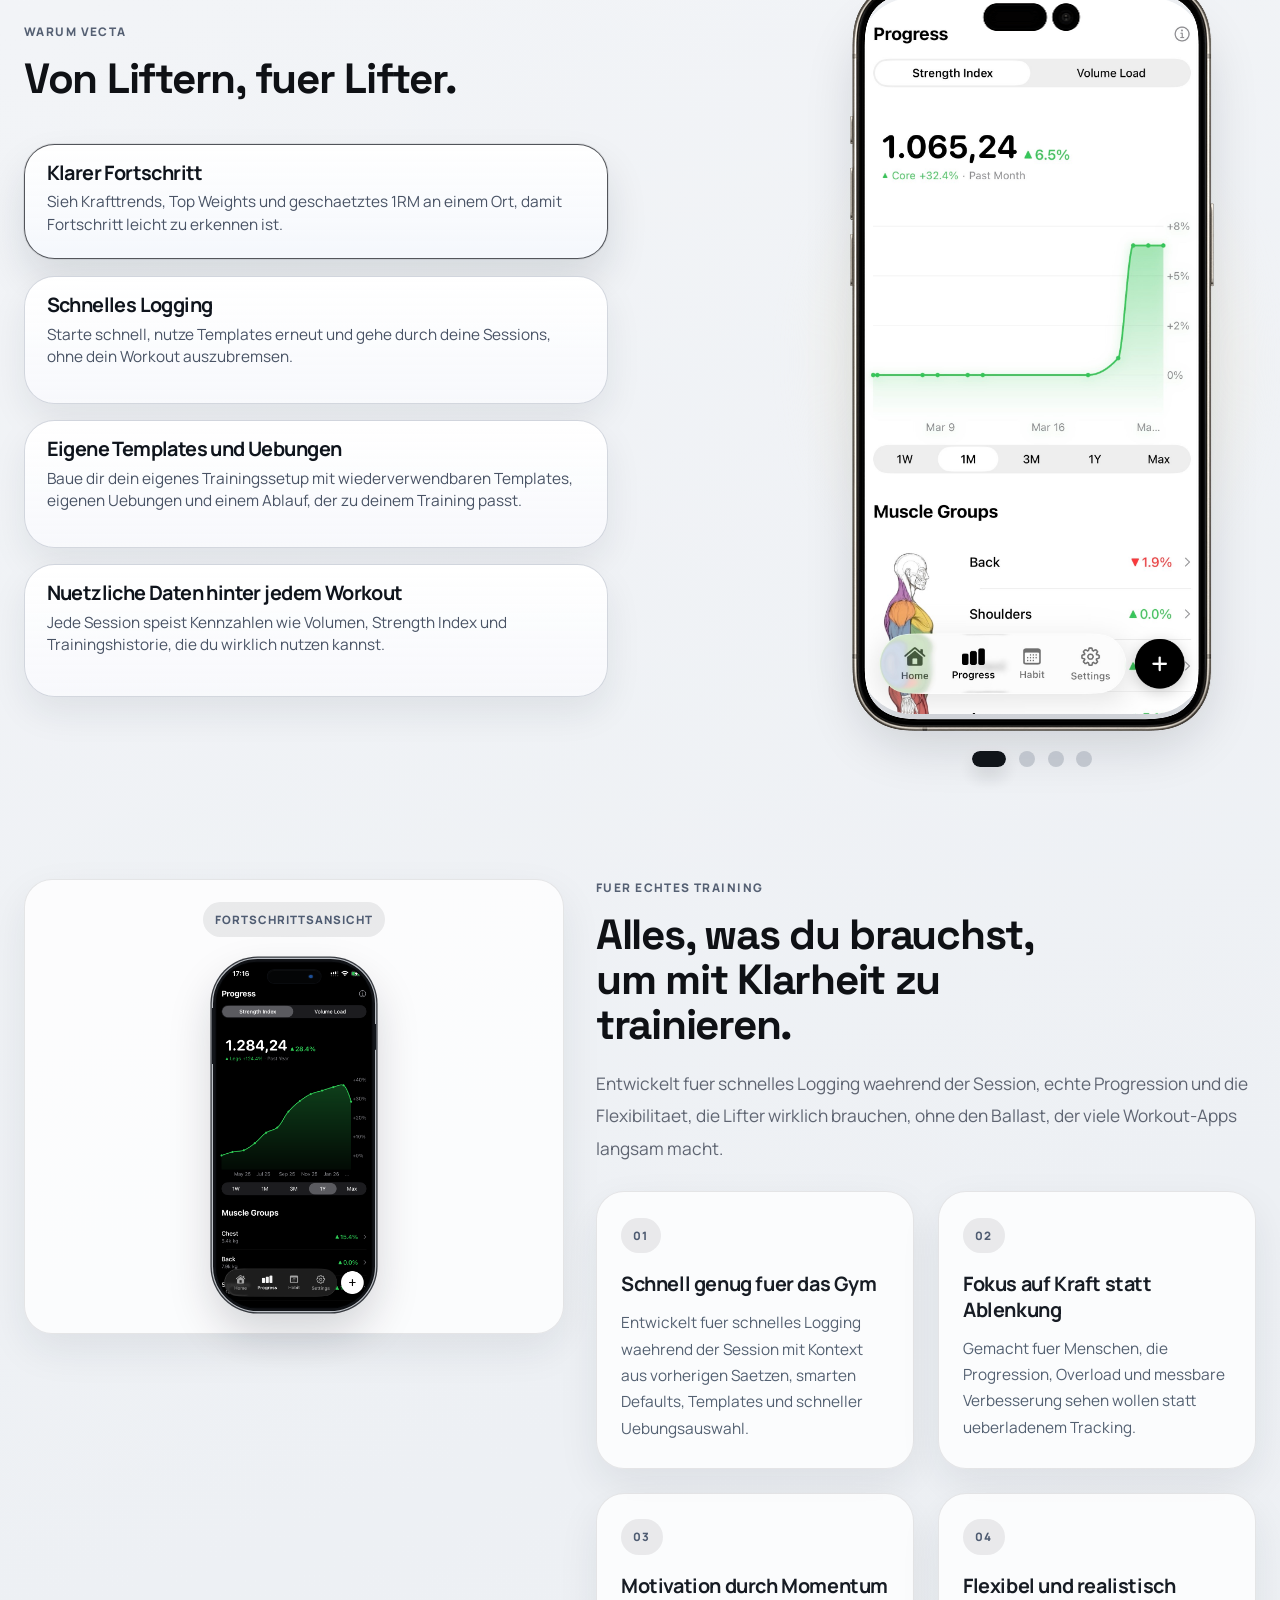
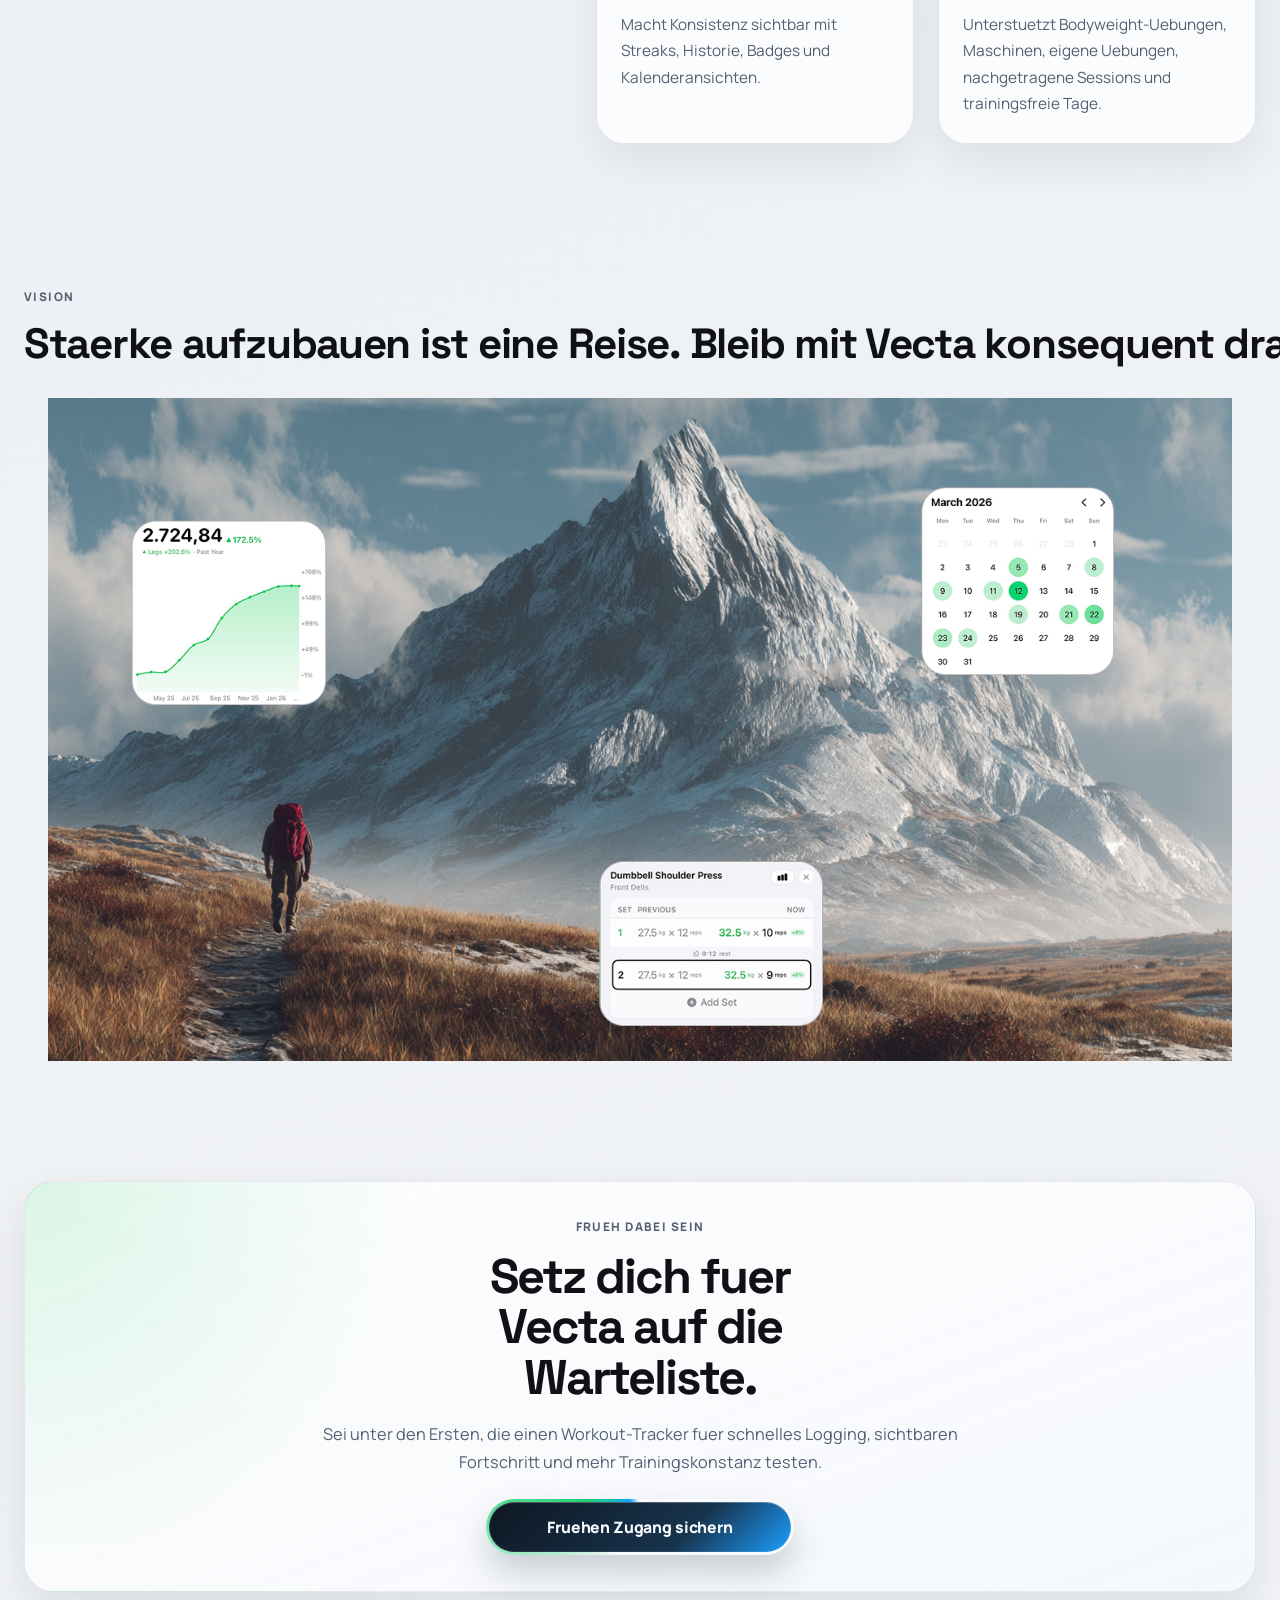
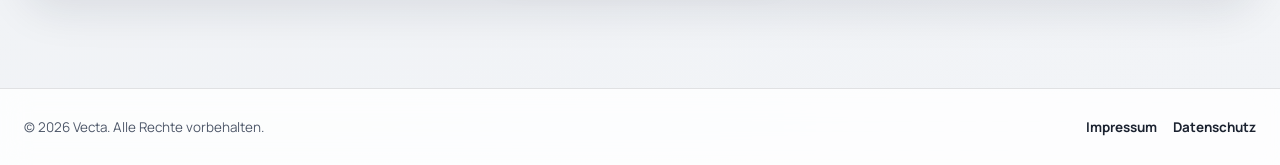
<file: index-de.html>
<!doctype html>
<html lang="de">
  <head>
    <meta charset="UTF-8" />
    <meta name="viewport" content="width=device-width, initial-scale=1.0" />
    <title>Vecta | Workouts loggen und Fortschritt sehen</title>
    <meta
      name="description"
      content="Weniger Reibung beim Loggen, mehr Klarheit ueber deinen Fortschritt und bessere Trainingskonstanz."
    />
    <link rel="icon" type="image/svg+xml" href="favicon.svg" />
    <script src="theme-switch.js"></script>
    <link rel="preconnect" href="https://fonts.googleapis.com" />
    <link rel="preconnect" href="https://fonts.gstatic.com" crossorigin />
    <link
      href="https://fonts.googleapis.com/css2?family=Manrope:wght@400;500;600;700;800&amp;family=Space+Grotesk:wght@500;600;700&amp;display=swap"
      rel="stylesheet"
    />
    <link rel="stylesheet" href="styles.css" />
    <link rel="stylesheet" href="test/test.css" />
  </head>
  <body class="test-page">
    <div class="ambient ambient-one"></div>
    <div class="ambient ambient-two"></div>

    <header class="site-header-shell reveal">
      <div class="site-header container">
        <a class="brand" href="index-de.html" aria-label="Vecta Startseite">
          <span class="brand-mark" aria-hidden="true">
            <img src="logo.svg" alt="" class="brand-logo" />
          </span>
        </a>
        <nav class="site-nav" aria-label="Hauptnavigation">
          <a href="#progress">Fortschritt</a>
          <a href="#why-vecta">Warum Vecta</a>
        </nav>
        <div class="header-controls">
          <div class="lang-toggle">
            <select class="lang-select" aria-label="Sprache" title="Sprache">
              <option value="index.html">English</option>
              <option value="index-de.html" selected>Deutsch</option>
            </select>
          </div>
          <button
            class="theme-toggle"
            type="button"
            aria-pressed="false"
            data-theme-toggle
            data-light-label="Hell"
            data-dark-label="Dunkel"
            data-aria-light="Zum hellen Modus wechseln"
            data-aria-dark="Zum dunklen Modus wechseln"
          >
            <span class="theme-toggle-track" aria-hidden="true">
              <span class="theme-toggle-thumb"></span>
            </span>
            <span class="theme-toggle-text" data-theme-toggle-label>Hell</span>
          </button>
          <a class="header-cta" href="waitlist-de.html">Fruehen Zugang sichern</a>
        </div>
      </div>
    </header>

    <main>
      <section class="test-hero container">
        <div class="test-hero-copy">
          <h1>Logge deine Workouts.<br />Sieh deinen Fortschritt.</h1>
          <p class="lead">
            Weniger Reibung beim Loggen, mehr Klarheit ueber deinen Fortschritt
            und bessere Trainingskonstanz.
          </p>
          <div class="hero-actions">
            <a class="button button-primary hero-highlight-cta" href="waitlist-de.html">
              Fruehen Zugang sichern
            </a>
          </div>
        </div>

        <div class="test-stage" aria-hidden="true">
          <div class="test-stage-band"></div>
          <div class="test-stage-shadow"></div>
          <figure class="test-stage-photo-wrap">
            <img
              class="test-stage-hand-photo"
              src="test/hero-hand-with-progress-clean.png"
              alt=""
            />
          </figure>
          <div class="test-stage-wrist-gradient"></div>
        </div>
      </section>

      <section class="test-benefits container reveal delay-2" id="why-vecta">
        <div class="why-vecta-layout">
          <div class="why-vecta-copy">
            <div class="section-heading test-section-heading">
              <p>Warum Vecta</p>
              <h2>Von Liftern, fuer Lifter.</h2>
            </div>
            <div
              class="why-vecta-feature-list"
              role="radiogroup"
              aria-label="Warum Vecta Funktionen"
            >
              <div class="why-vecta-feature-option">
                <input
                  class="why-vecta-feature-input"
                  type="radio"
                  name="why-vecta-feature"
                  id="why-vecta-feature-progress"
                  data-screen-src="why-vecta-progress.jpeg"
                  checked
                />
                <label class="why-vecta-feature-box" for="why-vecta-feature-progress">
                  <span class="why-vecta-feature-title">Klarer Fortschritt</span>
                  <span class="why-vecta-feature-body">
                    Sieh Krafttrends, Top Weights und geschaetztes 1RM an einem
                    Ort, damit Fortschritt leicht zu erkennen ist.
                  </span>
                </label>
              </div>
              <div class="why-vecta-feature-option">
                <input
                  class="why-vecta-feature-input"
                  type="radio"
                  name="why-vecta-feature"
                  id="why-vecta-feature-logging"
                  data-screen-src="why-vecta-logging.jpeg"
                />
                <label class="why-vecta-feature-box" for="why-vecta-feature-logging">
                  <span class="why-vecta-feature-title">Schnelles Logging</span>
                  <span class="why-vecta-feature-body">
                    Starte schnell, nutze Templates erneut und gehe durch deine
                    Sessions, ohne dein Workout auszubremsen.
                  </span>
                </label>
              </div>
              <div class="why-vecta-feature-option">
                <input
                  class="why-vecta-feature-input"
                  type="radio"
                  name="why-vecta-feature"
                  id="why-vecta-feature-templates"
                  data-screen-src="why-vecta-templates.jpeg"
                />
                <label class="why-vecta-feature-box" for="why-vecta-feature-templates">
                  <span class="why-vecta-feature-title">
                    Eigene Templates und Uebungen
                  </span>
                  <span class="why-vecta-feature-body">
                    Baue dir dein eigenes Trainingssetup mit wiederverwendbaren
                    Templates, eigenen Uebungen und einem Ablauf, der zu deinem
                    Training passt.
                  </span>
                </label>
              </div>
              <div class="why-vecta-feature-option">
                <input
                  class="why-vecta-feature-input"
                  type="radio"
                  name="why-vecta-feature"
                  id="why-vecta-feature-data"
                  data-screen-src="why-vecta-calendar.jpeg"
                />
                <label class="why-vecta-feature-box" for="why-vecta-feature-data">
                  <span class="why-vecta-feature-title">
                    Nuetzliche Daten hinter jedem Workout
                  </span>
                  <span class="why-vecta-feature-body">
                    Jede Session speist Kennzahlen wie Volumen, Strength Index
                    und Trainingshistorie, die du wirklich nutzen kannst.
                  </span>
                </label>
              </div>
            </div>
          </div>

          <div class="why-vecta-device">
            <div class="why-vecta-device-shell">
              <img
                src="why-vecta-progress.jpeg"
                alt=""
                class="why-vecta-device-screen"
              />
              <img
                src="iphone-15-frame-tight.png"
                alt=""
                class="why-vecta-device-frame"
              />
            </div>
            <div class="why-vecta-indicators">
              <button
                class="why-vecta-indicator is-active"
                type="button"
                aria-label="Klaren-Fortschritt-Screen zeigen"
              ></button>
              <button
                class="why-vecta-indicator"
                type="button"
                aria-label="Schnelles-Logging-Screen zeigen"
              ></button>
              <button
                class="why-vecta-indicator"
                type="button"
                aria-label="Templates-und-Uebungen-Screen zeigen"
              ></button>
              <button
                class="why-vecta-indicator"
                type="button"
                aria-label="Nuetzliche-Daten-Screen zeigen"
              ></button>
            </div>
          </div>
        </div>
      </section>

      <section class="test-showcase container reveal delay-3" id="progress">
        <div class="test-showcase-layout">
          <article class="test-image-card">
            <span class="test-image-label">Fortschrittsansicht</span>
            <article class="phone test-inline-phone">
              <div class="screen screen-primary">
                <img
                  src="IMG_2460.PNG"
                  alt="Fortschrittsansicht mit Strength-Index-Diagramm"
                  class="screen-image"
                />
              </div>
            </article>
          </article>

          <div class="test-showcase-copy">
            <div class="section-heading">
              <p>Fuer echtes Training</p>
              <h2>Alles, was du brauchst, um mit Klarheit zu trainieren.</h2>
            </div>
            <p class="section-intro">
              Entwickelt fuer schnelles Logging waehrend der Session, echte
              Progression und die Flexibilitaet, die Lifter wirklich brauchen,
              ohne den Ballast, der viele Workout-Apps langsam macht.
            </p>

            <div class="pillar-grid test-pillar-grid">
              <article class="pillar-card">
                <span class="pillar-index">01</span>
                <h3>Schnell genug fuer das Gym</h3>
                <p>
                  Entwickelt fuer schnelles Logging waehrend der Session mit
                  Kontext aus vorherigen Saetzen, smarten Defaults, Templates
                  und schneller Uebungsauswahl.
                </p>
              </article>
              <article class="pillar-card">
                <span class="pillar-index">02</span>
                <h3>Fokus auf Kraft statt Ablenkung</h3>
                <p>
                  Gemacht fuer Menschen, die Progression, Overload und messbare
                  Verbesserung sehen wollen statt ueberladenem Tracking.
                </p>
              </article>
              <article class="pillar-card">
                <span class="pillar-index">03</span>
                <h3>Motivation durch Momentum</h3>
                <p>
                  Macht Konsistenz sichtbar mit Streaks, Historie, Badges und
                  Kalenderansichten.
                </p>
              </article>
              <article class="pillar-card">
                <span class="pillar-index">04</span>
                <h3>Flexibel und realistisch</h3>
                <p>
                  Unterstuetzt Bodyweight-Uebungen, Maschinen, eigene Uebungen,
                  nachgetragene Sessions und trainingsfreie Tage.
                </p>
              </article>
            </div>
          </div>
        </div>
      </section>

      <section class="vision-section container reveal delay-3" id="vision">
        <div class="section-heading vision-heading">
          <p>Vision</p>
          <h2>Staerke aufzubauen ist eine Reise. Bleib mit Vecta konsequent dran.</h2>
        </div>
        <figure class="vision-figure">
          <img
            src="vision-journey.png"
            alt="Eine Person auf dem Weg zu einem Berggipfel mit eingeblendeten Vecta Ansichten fuer Fortschritt, Kalender und Workout Logging."
            class="vision-image"
          />
        </figure>
      </section>

      <section class="cta-band container reveal delay-3" aria-label="Call to Action fuer fruehen Zugang">
        <div class="cta-band-inner">
          <p>Frueh dabei sein</p>
          <h2>Setz dich fuer Vecta auf die Warteliste.</h2>
          <span>
            Sei unter den Ersten, die einen Workout-Tracker fuer schnelles
            Logging, sichtbaren Fortschritt und mehr Trainingskonstanz testen.
          </span>
          <a class="button button-primary hero-highlight-cta" href="waitlist-de.html">
            Fruehen Zugang sichern
          </a>
        </div>
      </section>

    </main>

    <footer class="site-footer-bar">
      <section class="container footer-bar-inner">
        <p>© 2026 Vecta. Alle Rechte vorbehalten.</p>
        <nav class="footer-links" aria-label="Rechtliche Links">
          <a href="impressum-de.html">Impressum</a>
          <a href="privacy-policy-de.html">Datenschutz</a>
        </nav>
      </section>
    </footer>

    <aside
      id="cookie-banner"
      class="cookie-banner"
      role="dialog"
      aria-live="polite"
      aria-label="Cookie-Einwilligung"
    >
      <p>
        Wir verwenden Cookies, um dein Erlebnis zu verbessern. Du kannst
        nicht-notwendige Cookies akzeptieren oder ablehnen. Mehr dazu in unserer
        <a href="privacy-policy-de.html">Datenschutzerklaerung</a>.
      </p>
      <div class="cookie-actions">
        <button type="button" id="cookie-decline" class="cookie-btn secondary">
          Ablehnen
        </button>
        <button type="button" id="cookie-accept" class="cookie-btn primary">
          Akzeptieren
        </button>
      </div>
    </aside>

    <script src="language-switch.js"></script>
    <script src="why-vecta-rotator.js"></script>
    <script>
      (function () {
        const banner = document.getElementById("cookie-banner");
        const accept = document.getElementById("cookie-accept");
        const decline = document.getElementById("cookie-decline");
        const key = "vecta_cookie_consent";

        if (!banner || !accept || !decline) return;

        const saved = localStorage.getItem(key);
        if (!saved) {
          banner.classList.add("is-visible");
        }

        const closeBanner = (value) => {
          localStorage.setItem(key, value);
          banner.classList.remove("is-visible");
        };

        accept.addEventListener("click", () => closeBanner("accepted"));
        decline.addEventListener("click", () => closeBanner("declined"));
      })();
    </script>
  </body>
</html>
</file>
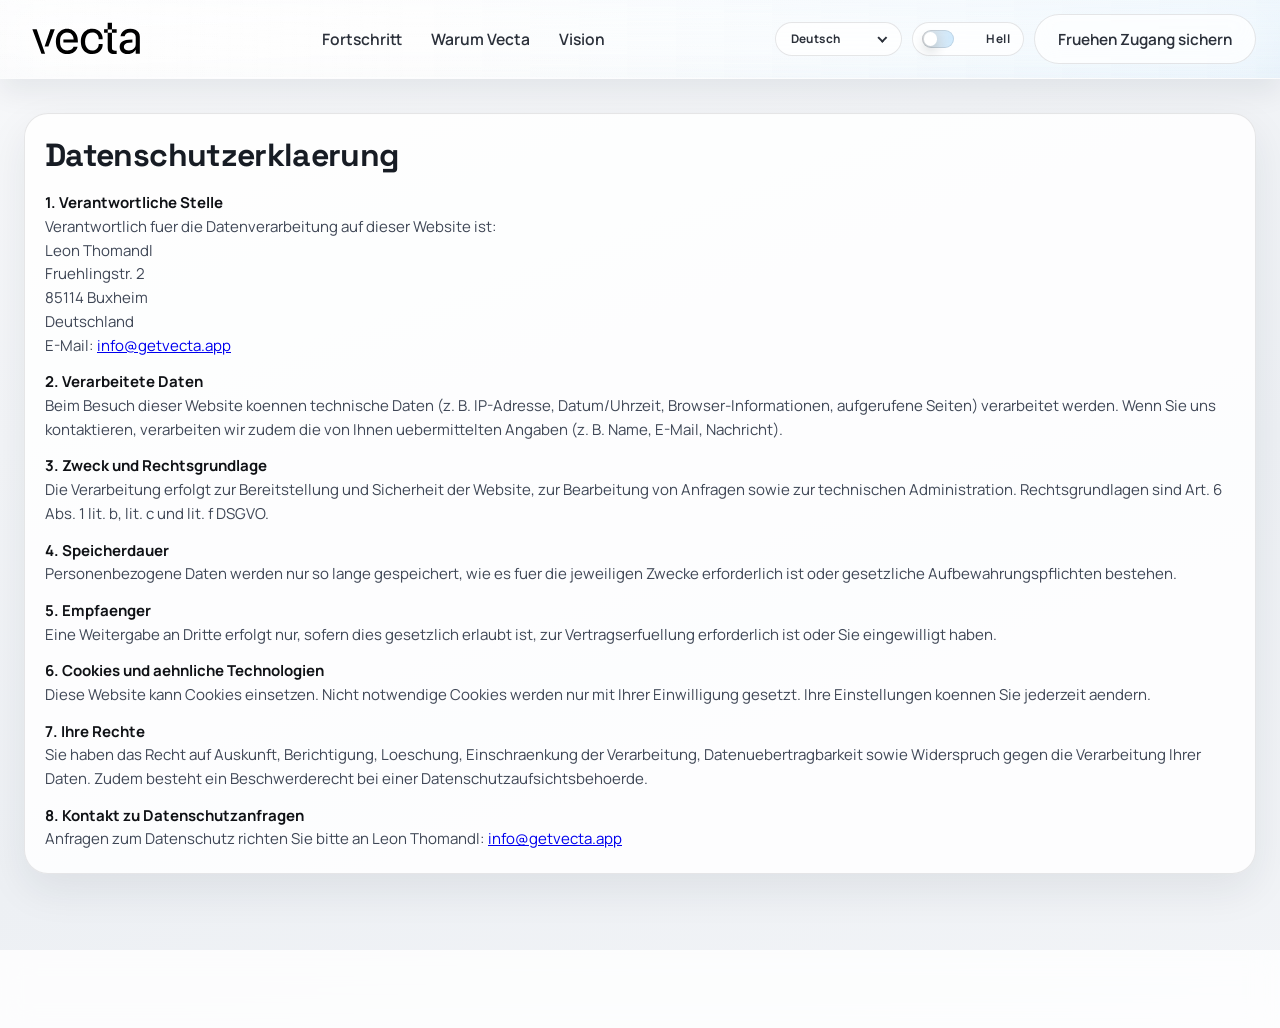
<file: privacy-policy-de.html>
<!doctype html>
<html lang="de">
  <head>
    <meta charset="UTF-8" />
    <meta name="viewport" content="width=device-width, initial-scale=1.0" />
    <title>Datenschutzerklaerung | Vecta</title>
    <meta
      name="description"
      content="Datenschutzerklaerung und Informationen zur Datenverarbeitung von Vecta."
    />
    <link rel="icon" type="image/svg+xml" href="favicon.svg" />
    <script src="theme-switch.js"></script>
    <link rel="preconnect" href="https://fonts.googleapis.com" />
    <link rel="preconnect" href="https://fonts.gstatic.com" crossorigin />
    <link
      href="https://fonts.googleapis.com/css2?family=Manrope:wght@400;500;600;700;800&family=Space+Grotesk:wght@500;600;700&display=swap"
      rel="stylesheet"
    />
    <link rel="stylesheet" href="styles.css" />
  </head>
  <body class="legal-page">
    <header class="site-header-shell">
      <div class="site-header container">
        <a class="brand" href="index-de.html" aria-label="Vecta Startseite">
          <span class="brand-mark" aria-hidden="true">
            <img src="logo.svg" alt="" class="brand-logo" />
          </span>
        </a>
        <nav class="site-nav" aria-label="Hauptnavigation">
          <a href="index-de.html#progress">Fortschritt</a>
          <a href="index-de.html#why-vecta">Warum Vecta</a>
          <a href="index-de.html#vision">Vision</a>
        </nav>
        <div class="header-controls">
          <div class="lang-toggle">
            <select class="lang-select" aria-label="Sprache" title="Sprache">
              <option value="privacy-policy.html">English</option>
              <option value="privacy-policy-de.html" selected>Deutsch</option>
            </select>
          </div>
          <button
            class="theme-toggle"
            type="button"
            aria-pressed="false"
            data-theme-toggle
            data-light-label="Hell"
            data-dark-label="Dunkel"
            data-aria-light="Zum hellen Modus wechseln"
            data-aria-dark="Zum dunklen Modus wechseln"
          >
            <span class="theme-toggle-track" aria-hidden="true">
              <span class="theme-toggle-thumb"></span>
            </span>
            <span class="theme-toggle-text" data-theme-toggle-label>Hell</span>
          </button>
          <a class="header-cta" href="waitlist-de.html">Fruehen Zugang sichern</a>
        </div>
      </div>
    </header>

    <main class="legal-main container reveal">
      <article class="legal-card">
        <h1>Datenschutzerklaerung</h1>
        <p>
          <strong>1. Verantwortliche Stelle</strong><br />
          Verantwortlich fuer die Datenverarbeitung auf dieser Website ist:<br />
          Leon Thomandl<br />
          Fruehlingstr. 2<br />
          85114 Buxheim<br />
          Deutschland<br />
          E-Mail:
          <a href="mailto:info@getvecta.app">info@getvecta.app</a>
        </p>
        <p>
          <strong>2. Verarbeitete Daten</strong><br />
          Beim Besuch dieser Website koennen technische Daten (z. B.
          IP-Adresse, Datum/Uhrzeit, Browser-Informationen, aufgerufene Seiten)
          verarbeitet werden. Wenn Sie uns kontaktieren, verarbeiten wir zudem
          die von Ihnen uebermittelten Angaben (z. B. Name, E-Mail, Nachricht).
        </p>
        <p>
          <strong>3. Zweck und Rechtsgrundlage</strong><br />
          Die Verarbeitung erfolgt zur Bereitstellung und Sicherheit der
          Website, zur Bearbeitung von Anfragen sowie zur technischen
          Administration. Rechtsgrundlagen sind Art. 6 Abs. 1 lit. b, lit. c
          und lit. f DSGVO.
        </p>
        <p>
          <strong>4. Speicherdauer</strong><br />
          Personenbezogene Daten werden nur so lange gespeichert, wie es fuer
          die jeweiligen Zwecke erforderlich ist oder gesetzliche
          Aufbewahrungspflichten bestehen.
        </p>
        <p>
          <strong>5. Empfaenger</strong><br />
          Eine Weitergabe an Dritte erfolgt nur, sofern dies gesetzlich erlaubt
          ist, zur Vertragserfuellung erforderlich ist oder Sie eingewilligt
          haben.
        </p>
        <p>
          <strong>6. Cookies und aehnliche Technologien</strong><br />
          Diese Website kann Cookies einsetzen. Nicht notwendige Cookies werden
          nur mit Ihrer Einwilligung gesetzt. Ihre Einstellungen koennen Sie
          jederzeit aendern.
        </p>
        <p>
          <strong>7. Ihre Rechte</strong><br />
          Sie haben das Recht auf Auskunft, Berichtigung, Loeschung,
          Einschraenkung der Verarbeitung, Datenuebertragbarkeit sowie
          Widerspruch gegen die Verarbeitung Ihrer Daten. Zudem besteht ein
          Beschwerderecht bei einer Datenschutzaufsichtsbehoerde.
        </p>
        <p>
          <strong>8. Kontakt zu Datenschutzanfragen</strong><br />
          Anfragen zum Datenschutz richten Sie bitte an Leon Thomandl:
          <a href="mailto:info@getvecta.app">info@getvecta.app</a>
        </p>
      </article>
    </main>

    <footer class="site-footer-bar">
      <section class="container footer-bar-inner">
        <p>© 2026 Vecta. Alle Rechte vorbehalten.</p>
        <nav class="footer-links" aria-label="Rechtliche Links">
          <a href="impressum-de.html">Impressum</a>
          <a href="privacy-policy-de.html" aria-current="page">Datenschutz</a>
        </nav>
      </section>
    </footer>

    <script src="language-switch.js"></script>
  </body>
</html>
</file>
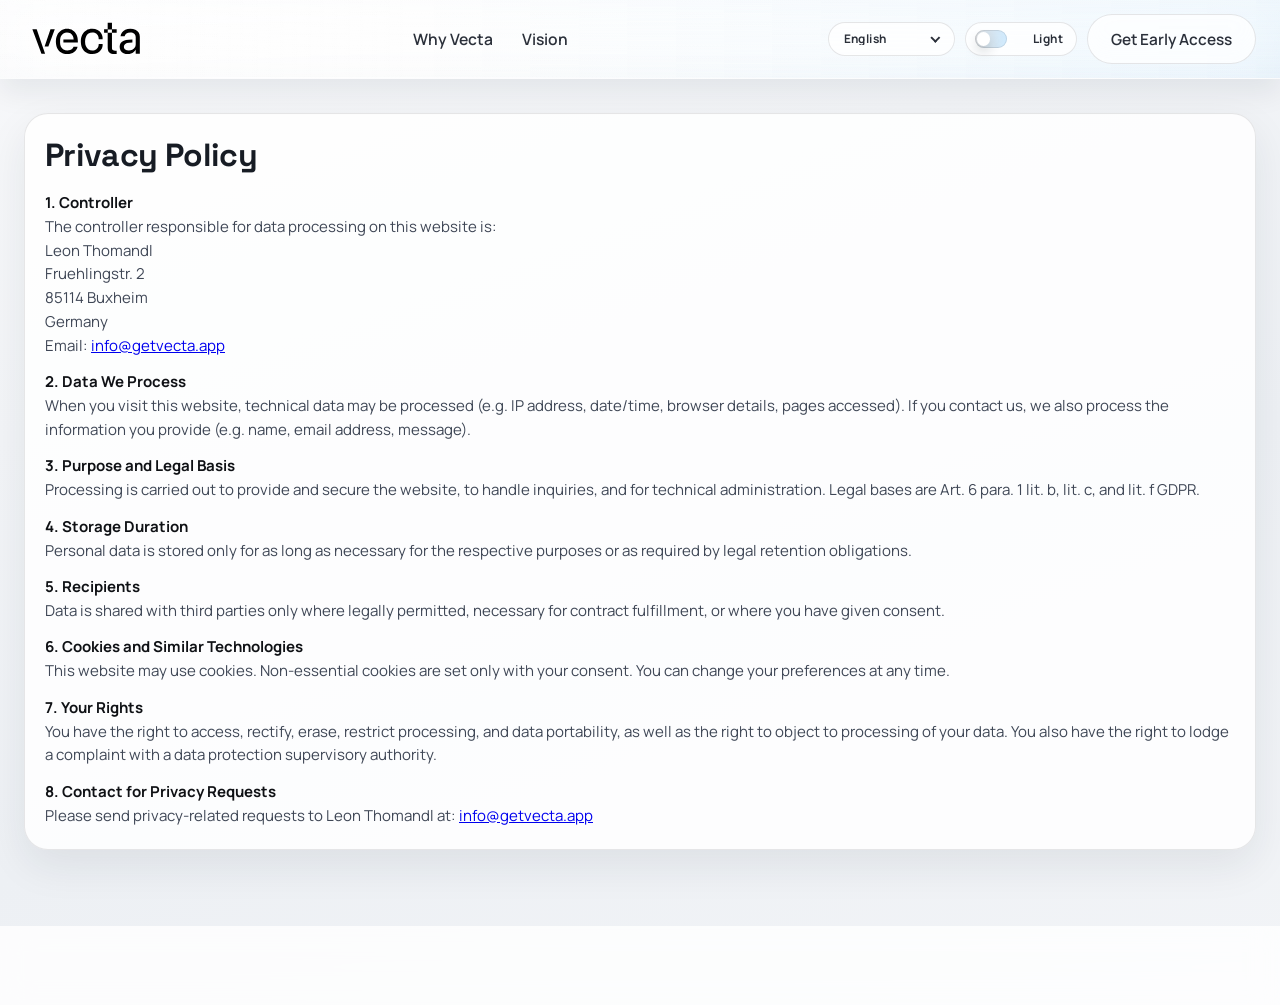
<file: privacy-policy.html>
<!doctype html>
<html lang="en">
  <head>
    <meta charset="UTF-8" />
    <meta name="viewport" content="width=device-width, initial-scale=1.0" />
    <title>Privacy Policy | Vecta</title>
    <meta
      name="description"
      content="Privacy Policy and data processing information for Vecta."
    />
    <link rel="icon" type="image/svg+xml" href="favicon.svg" />
    <script src="theme-switch.js"></script>
    <link rel="preconnect" href="https://fonts.googleapis.com" />
    <link rel="preconnect" href="https://fonts.gstatic.com" crossorigin />
    <link
      href="https://fonts.googleapis.com/css2?family=Manrope:wght@400;500;600;700;800&family=Space+Grotesk:wght@500;600;700&display=swap"
      rel="stylesheet"
    />
    <link rel="stylesheet" href="styles.css" />
  </head>
  <body class="legal-page">
    <header class="site-header-shell">
      <div class="site-header container">
        <a class="brand" href="index.html" aria-label="Vecta home">
          <span class="brand-mark" aria-hidden="true">
            <img src="logo.svg" alt="" class="brand-logo" />
          </span>
        </a>
        <nav class="site-nav" aria-label="Main navigation">
          <a href="index.html#why-vecta">Why Vecta</a>
          <a href="index.html#vision">Vision</a>
        </nav>
        <div class="header-controls">
          <div class="lang-toggle">
            <select class="lang-select" aria-label="Language" title="Language">
              <option value="privacy-policy.html" selected>English</option>
              <option value="privacy-policy-de.html">Deutsch</option>
            </select>
          </div>
          <button
            class="theme-toggle"
            type="button"
            aria-pressed="false"
            data-theme-toggle
            data-light-label="Light"
            data-dark-label="Dark"
            data-aria-light="Switch to light mode"
            data-aria-dark="Switch to dark mode"
          >
            <span class="theme-toggle-track" aria-hidden="true">
              <span class="theme-toggle-thumb"></span>
            </span>
            <span class="theme-toggle-text" data-theme-toggle-label>Light</span>
          </button>
          <a class="header-cta" href="waitlist.html">Get Early Access</a>
        </div>
      </div>
    </header>

    <main class="legal-main container reveal">
      <article class="legal-card">
        <h1>Privacy Policy</h1>
        <p>
          <strong>1. Controller</strong><br />
          The controller responsible for data processing on this website is:<br />
          Leon Thomandl<br />
          Fruehlingstr. 2<br />
          85114 Buxheim<br />
          Germany<br />
          Email:
          <a href="mailto:info@getvecta.app">info@getvecta.app</a>
        </p>
        <p>
          <strong>2. Data We Process</strong><br />
          When you visit this website, technical data may be processed (e.g.
          IP address, date/time, browser details, pages accessed). If you
          contact us, we also process the information you provide (e.g. name,
          email address, message).
        </p>
        <p>
          <strong>3. Purpose and Legal Basis</strong><br />
          Processing is carried out to provide and secure the website, to handle
          inquiries, and for technical administration. Legal bases are Art. 6
          para. 1 lit. b, lit. c, and lit. f GDPR.
        </p>
        <p>
          <strong>4. Storage Duration</strong><br />
          Personal data is stored only for as long as necessary for the
          respective purposes or as required by legal retention obligations.
        </p>
        <p>
          <strong>5. Recipients</strong><br />
          Data is shared with third parties only where legally permitted,
          necessary for contract fulfillment, or where you have given consent.
        </p>
        <p>
          <strong>6. Cookies and Similar Technologies</strong><br />
          This website may use cookies. Non-essential cookies are set only with
          your consent. You can change your preferences at any time.
        </p>
        <p>
          <strong>7. Your Rights</strong><br />
          You have the right to access, rectify, erase, restrict processing, and
          data portability, as well as the right to object to processing of your
          data. You also have the right to lodge a complaint with a data
          protection supervisory authority.
        </p>
        <p>
          <strong>8. Contact for Privacy Requests</strong><br />
          Please send privacy-related requests to Leon Thomandl at:
          <a href="mailto:info@getvecta.app">info@getvecta.app</a>
        </p>
      </article>
    </main>

    <footer class="site-footer-bar">
      <section class="container footer-bar-inner">
        <p>© 2026 Vecta. All rights reserved.</p>
        <nav class="footer-links" aria-label="Legal links">
          <a href="impressum.html">Impressum</a>
          <a href="privacy-policy.html" aria-current="page">Privacy Policy</a>
        </nav>
      </section>
    </footer>

    <script src="language-switch.js"></script>
  </body>
</html>
</file>
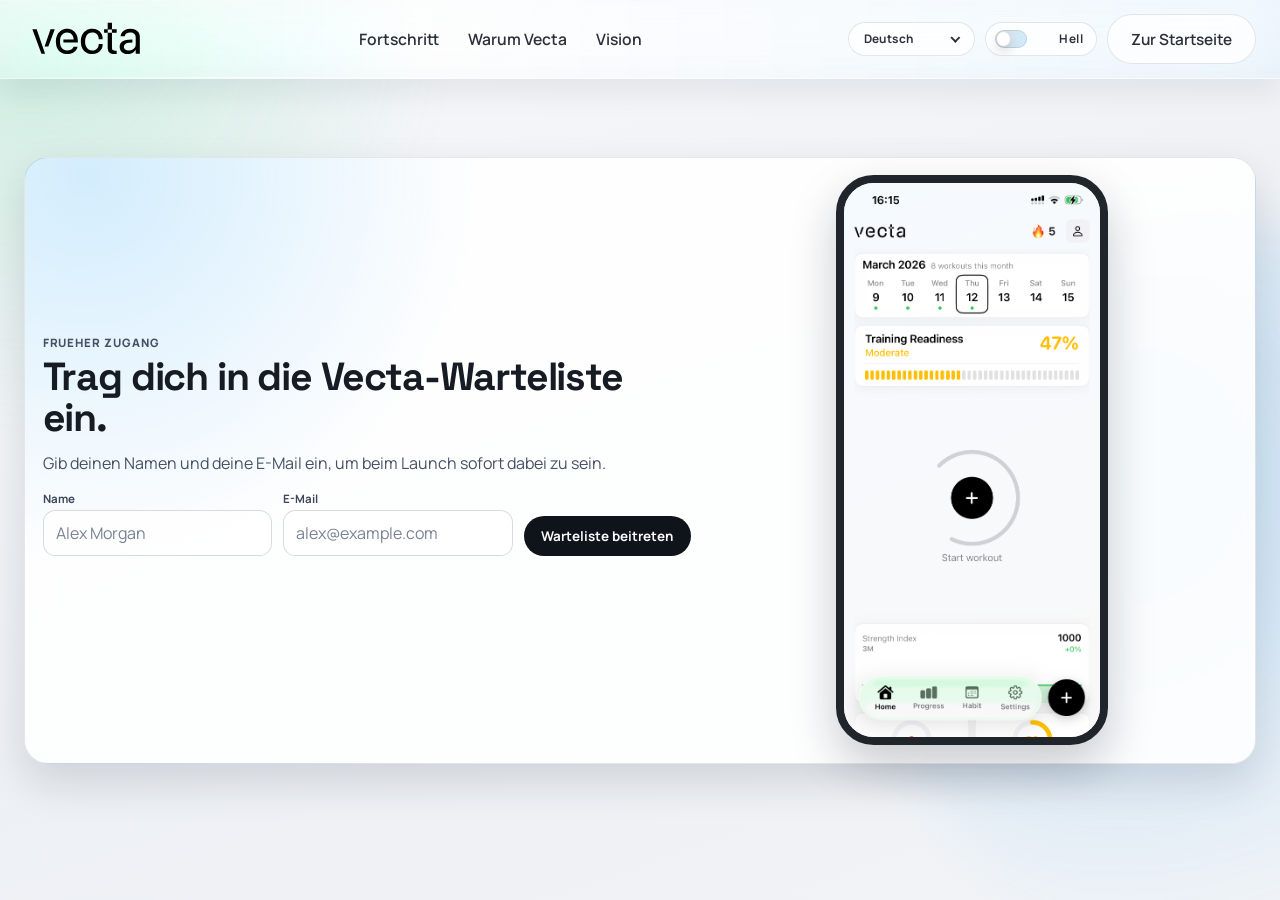
<file: waitlist-de.html>
<!doctype html>
<html lang="de">
  <head>
    <meta charset="UTF-8" />
    <meta name="viewport" content="width=device-width, initial-scale=1.0" />
    <title>Warteliste | Vecta</title>
    <meta
      name="description"
      content="Trag dich mit Name und E-Mail in die Vecta-Warteliste ein."
    />
    <link rel="icon" type="image/svg+xml" href="favicon.svg" />
    <script src="theme-switch.js"></script>
    <link rel="preconnect" href="https://fonts.googleapis.com" />
    <link rel="preconnect" href="https://fonts.gstatic.com" crossorigin />
    <link
      href="https://fonts.googleapis.com/css2?family=Manrope:wght@400;500;600;700;800&family=Space+Grotesk:wght@500;600;700&display=swap"
      rel="stylesheet"
    />
    <link rel="stylesheet" href="styles.css" />
  </head>
  <body>
    <div class="ambient ambient-one"></div>
    <div class="ambient ambient-two"></div>

    <header class="site-header-shell">
      <div class="site-header container">
        <a class="brand" href="index-de.html" aria-label="Vecta Startseite">
          <span class="brand-mark" aria-hidden="true">
            <img src="logo.svg" alt="" class="brand-logo" />
          </span>
        </a>
        <nav class="site-nav" aria-label="Hauptnavigation">
          <a href="index-de.html#progress">Fortschritt</a>
          <a href="index-de.html#why-vecta">Warum Vecta</a>
          <a href="index-de.html#vision">Vision</a>
        </nav>
        <div class="header-controls">
          <div class="lang-toggle">
            <select class="lang-select" aria-label="Sprache" title="Sprache">
              <option value="waitlist.html">English</option>
              <option value="waitlist-de.html" selected>Deutsch</option>
            </select>
          </div>
          <button
            class="theme-toggle"
            type="button"
            aria-pressed="false"
            data-theme-toggle
            data-light-label="Hell"
            data-dark-label="Dunkel"
            data-aria-light="Zum hellen Modus wechseln"
            data-aria-dark="Zum dunklen Modus wechseln"
          >
            <span class="theme-toggle-track" aria-hidden="true">
              <span class="theme-toggle-thumb"></span>
            </span>
            <span class="theme-toggle-text" data-theme-toggle-label>Hell</span>
          </button>
          <a class="header-cta" href="index-de.html">Zur Startseite</a>
        </div>
      </div>
    </header>

    <main class="waitlist-page container reveal">
      <article class="waitlist-only-card">
        <div class="waitlist-only-layout">
          <section class="waitlist-only-content">
            <p class="waitlist-kicker">Frueher Zugang</p>
            <h1>Trag dich in die Vecta-Warteliste ein.</h1>
            <p>
              Gib deinen Namen und deine E-Mail ein, um beim Launch sofort dabei
              zu sein.
            </p>

            <form
              id="waitlist-form"
              class="waitlist-form"
              novalidate
              data-success="Du stehst auf der Warteliste. Wir melden uns per E-Mail."
              data-error="Bitte gib einen gueltigen Namen und eine gueltige E-Mail ein."
              data-remote-error="Die Anmeldung ist noch nicht verbunden. Bitte die Google Apps Script Bereitstellung abschliessen."
              data-loading="Deine Anmeldung wird gesendet..."
              data-loading-button="Wird gesendet..."
            >
              <label class="field-group">
                <span>Name</span>
                <input
                  type="text"
                  name="name"
                  autocomplete="name"
                  placeholder="Alex Morgan"
                  required
                />
              </label>
              <label class="field-group">
                <span>E-Mail</span>
                <input
                  type="email"
                  name="email"
                  autocomplete="email"
                  placeholder="alex@example.com"
                  required
                />
              </label>
              <button type="submit" class="waitlist-btn">Warteliste beitreten</button>
            </form>
            <div
              id="waitlist-progress"
              class="waitlist-progress"
              aria-hidden="true"
            >
              <span class="waitlist-progress-bar"></span>
            </div>
            <p id="waitlist-message" class="waitlist-message" aria-live="polite"></p>
          </section>

          <aside class="waitlist-phone-wrap" aria-hidden="true">
            <div class="waitlist-phone">
              <img
                src="screen-home.png"
                alt=""
                data-theme-image
                data-light-src="screen-home.png"
                data-dark-src="screen-home-dark.svg"
              />
            </div>
          </aside>
        </div>
      </article>
    </main>

    <script src="language-switch.js"></script>
    <script>
      (function () {
        const form = document.getElementById("waitlist-form");
        const message = document.getElementById("waitlist-message");
        const progress = document.getElementById("waitlist-progress");
        const submitButton = form ? form.querySelector(".waitlist-btn") : null;
        const WAITLIST_ENDPOINT =
          "https://script.google.com/macros/s/AKfycbxmElKR7VeXZjeyqgShERK5TgEAsx4_urqyZaHBWtoBIobFFCQYGoKWHWKFpdqAfEuP/exec";

        if (!form || !message || !progress || !submitButton) return;

        const defaultButtonLabel = submitButton.textContent;

        function setMessageState(type, text) {
          message.textContent = text;
          message.classList.remove("success", "error", "pending");

          if (type) {
            message.classList.add(type);
          }
        }

        function setSubmitting(isSubmitting) {
          form.classList.toggle("is-submitting", isSubmitting);
          form.setAttribute("aria-busy", isSubmitting ? "true" : "false");
          progress.classList.toggle("is-visible", isSubmitting);
          submitButton.textContent = isSubmitting
            ? form.dataset.loadingButton
            : defaultButtonLabel;

          Array.prototype.forEach.call(
            form.querySelectorAll("input, button"),
            function (field) {
              field.disabled = isSubmitting;
            }
          );
        }

        form.addEventListener("submit", async function (event) {
          event.preventDefault();
          const name = form.elements.name.value.trim();
          const email = form.elements.email.value.trim();
          const emailPattern = /^[^\s@]+@[^\s@]+\.[^\s@]+$/;

          setSubmitting(false);

          if (!name || !emailPattern.test(email)) {
            setMessageState("error", form.dataset.error);
            return;
          }

          if (WAITLIST_ENDPOINT.includes("REPLACE_WITH_DEPLOYED_WEB_APP_ID")) {
            setMessageState("error", form.dataset.remoteError);
            return;
          }

          setSubmitting(true);
          setMessageState("pending", form.dataset.loading);

          try {
            await fetch(WAITLIST_ENDPOINT, {
              method: "POST",
              mode: "no-cors",
              headers: {
                "Content-Type": "text/plain;charset=utf-8",
              },
              body: JSON.stringify({
                name: name,
                email: email,
                locale: "de",
                source: "waitlist-de.html",
                userAgent: navigator.userAgent,
              }),
            });

            form.reset();
            setMessageState("success", form.dataset.success);
          } catch (_error) {
            setMessageState("error", form.dataset.remoteError);
          } finally {
            setSubmitting(false);
          }
        });
      })();
    </script>
  </body>
</html>
</file>
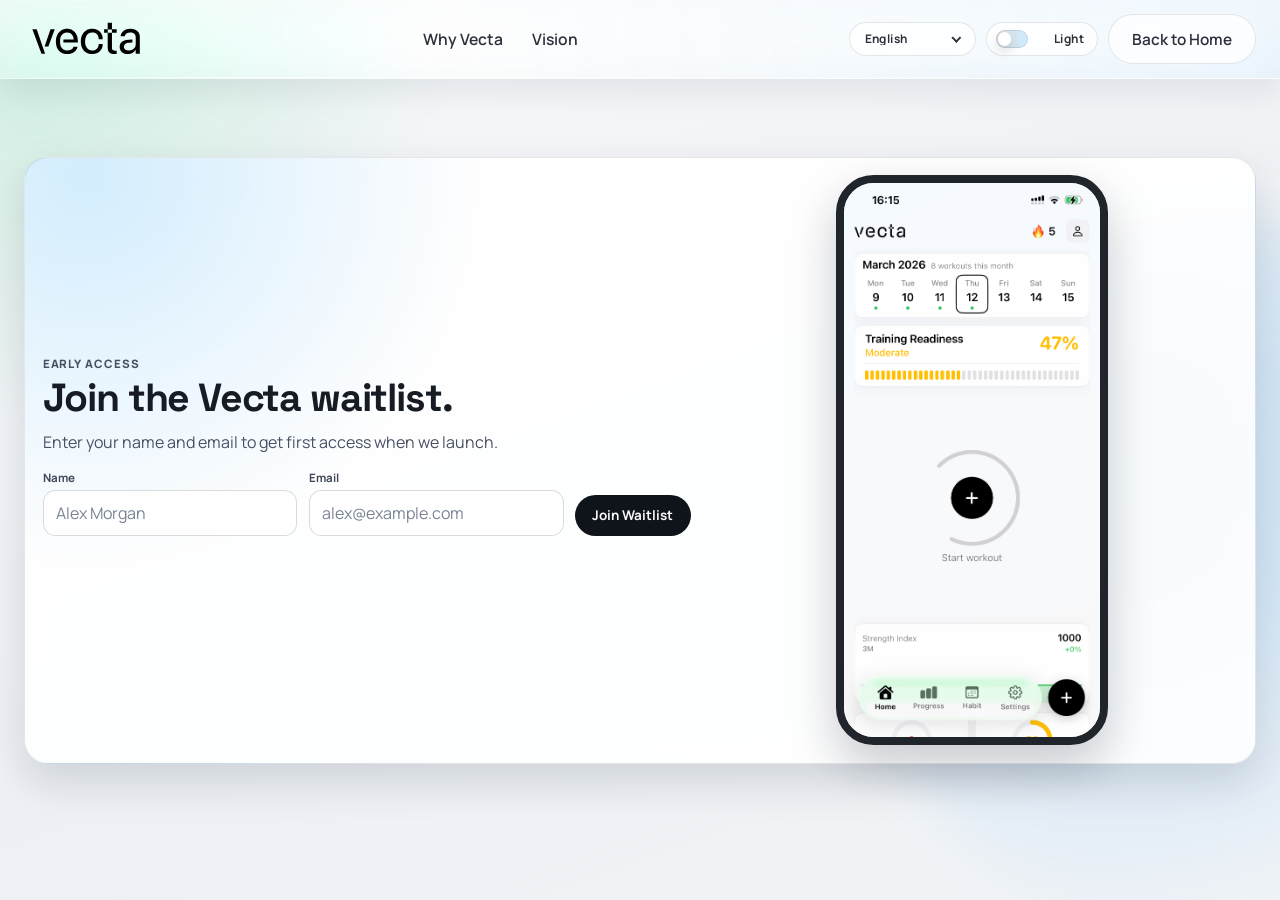
<file: waitlist.html>
<!doctype html>
<html lang="en">
  <head>
    <meta charset="UTF-8" />
    <meta name="viewport" content="width=device-width, initial-scale=1.0" />
    <title>Waitlist | Vecta</title>
    <meta
      name="description"
      content="Join the Vecta waitlist with your name and email."
    />
    <link rel="icon" type="image/svg+xml" href="favicon.svg" />
    <script src="theme-switch.js"></script>
    <link rel="preconnect" href="https://fonts.googleapis.com" />
    <link rel="preconnect" href="https://fonts.gstatic.com" crossorigin />
    <link
      href="https://fonts.googleapis.com/css2?family=Manrope:wght@400;500;600;700;800&family=Space+Grotesk:wght@500;600;700&display=swap"
      rel="stylesheet"
    />
    <link rel="stylesheet" href="styles.css" />
  </head>
  <body>
    <div class="ambient ambient-one"></div>
    <div class="ambient ambient-two"></div>

    <header class="site-header-shell">
      <div class="site-header container">
        <a class="brand" href="index.html" aria-label="Vecta home">
          <span class="brand-mark" aria-hidden="true">
            <img src="logo.svg" alt="" class="brand-logo" />
          </span>
        </a>
        <nav class="site-nav" aria-label="Main navigation">
          <a href="index.html#why-vecta">Why Vecta</a>
          <a href="index.html#vision">Vision</a>
        </nav>
        <div class="header-controls">
          <div class="lang-toggle">
            <select class="lang-select" aria-label="Language" title="Language">
              <option value="waitlist.html" selected>English</option>
              <option value="waitlist-de.html">Deutsch</option>
            </select>
          </div>
          <button
            class="theme-toggle"
            type="button"
            aria-pressed="false"
            data-theme-toggle
            data-light-label="Light"
            data-dark-label="Dark"
            data-aria-light="Switch to light mode"
            data-aria-dark="Switch to dark mode"
          >
            <span class="theme-toggle-track" aria-hidden="true">
              <span class="theme-toggle-thumb"></span>
            </span>
            <span class="theme-toggle-text" data-theme-toggle-label>Light</span>
          </button>
          <a class="header-cta" href="index.html">Back to Home</a>
        </div>
      </div>
    </header>

    <main class="waitlist-page container reveal">
      <article class="waitlist-only-card">
        <div class="waitlist-only-layout">
          <section class="waitlist-only-content">
            <p class="waitlist-kicker">Early Access</p>
            <h1>Join the Vecta waitlist.</h1>
            <p>Enter your name and email to get first access when we launch.</p>

            <form
              id="waitlist-form"
              class="waitlist-form"
              novalidate
              data-success="You are on the waitlist. We will email you soon."
              data-error="Please enter a valid name and email."
              data-remote-error="Signup is not connected yet. Please finish Google Apps Script deployment."
              data-loading="Sending your signup..."
              data-loading-button="Joining..."
            >
              <label class="field-group">
                <span>Name</span>
                <input
                  type="text"
                  name="name"
                  autocomplete="name"
                  placeholder="Alex Morgan"
                  required
                />
              </label>
              <label class="field-group">
                <span>Email</span>
                <input
                  type="email"
                  name="email"
                  autocomplete="email"
                  placeholder="alex@example.com"
                  required
                />
              </label>
              <button type="submit" class="waitlist-btn">Join Waitlist</button>
            </form>
            <div
              id="waitlist-progress"
              class="waitlist-progress"
              aria-hidden="true"
            >
              <span class="waitlist-progress-bar"></span>
            </div>
            <p id="waitlist-message" class="waitlist-message" aria-live="polite"></p>
          </section>

          <aside class="waitlist-phone-wrap" aria-hidden="true">
            <div class="waitlist-phone">
              <img
                src="screen-home.png"
                alt=""
                data-theme-image
                data-light-src="screen-home.png"
                data-dark-src="screen-home-dark.svg"
              />
            </div>
          </aside>
        </div>
      </article>
    </main>

    <script src="language-switch.js"></script>
    <script>
      (function () {
        const form = document.getElementById("waitlist-form");
        const message = document.getElementById("waitlist-message");
        const progress = document.getElementById("waitlist-progress");
        const submitButton = form ? form.querySelector(".waitlist-btn") : null;
        const WAITLIST_ENDPOINT =
          "https://script.google.com/macros/s/AKfycbxmElKR7VeXZjeyqgShERK5TgEAsx4_urqyZaHBWtoBIobFFCQYGoKWHWKFpdqAfEuP/exec";

        if (!form || !message || !progress || !submitButton) return;

        const defaultButtonLabel = submitButton.textContent;

        function setMessageState(type, text) {
          message.textContent = text;
          message.classList.remove("success", "error", "pending");

          if (type) {
            message.classList.add(type);
          }
        }

        function setSubmitting(isSubmitting) {
          form.classList.toggle("is-submitting", isSubmitting);
          form.setAttribute("aria-busy", isSubmitting ? "true" : "false");
          progress.classList.toggle("is-visible", isSubmitting);
          submitButton.textContent = isSubmitting
            ? form.dataset.loadingButton
            : defaultButtonLabel;

          Array.prototype.forEach.call(
            form.querySelectorAll("input, button"),
            function (field) {
              field.disabled = isSubmitting;
            }
          );
        }

        form.addEventListener("submit", async function (event) {
          event.preventDefault();
          const name = form.elements.name.value.trim();
          const email = form.elements.email.value.trim();
          const emailPattern = /^[^\s@]+@[^\s@]+\.[^\s@]+$/;

          setSubmitting(false);

          if (!name || !emailPattern.test(email)) {
            setMessageState("error", form.dataset.error);
            return;
          }

          if (WAITLIST_ENDPOINT.includes("REPLACE_WITH_DEPLOYED_WEB_APP_ID")) {
            setMessageState("error", form.dataset.remoteError);
            return;
          }

          setSubmitting(true);
          setMessageState("pending", form.dataset.loading);

          try {
            await fetch(WAITLIST_ENDPOINT, {
              method: "POST",
              mode: "no-cors",
              headers: {
                "Content-Type": "text/plain;charset=utf-8",
              },
              body: JSON.stringify({
                name: name,
                email: email,
                locale: "en",
                source: "waitlist.html",
                userAgent: navigator.userAgent,
              }),
            });

            form.reset();
            setMessageState("success", form.dataset.success);
          } catch (_error) {
            setMessageState("error", form.dataset.remoteError);
          } finally {
            setSubmitting(false);
          }
        });
      })();
    </script>
  </body>
</html>
</file>
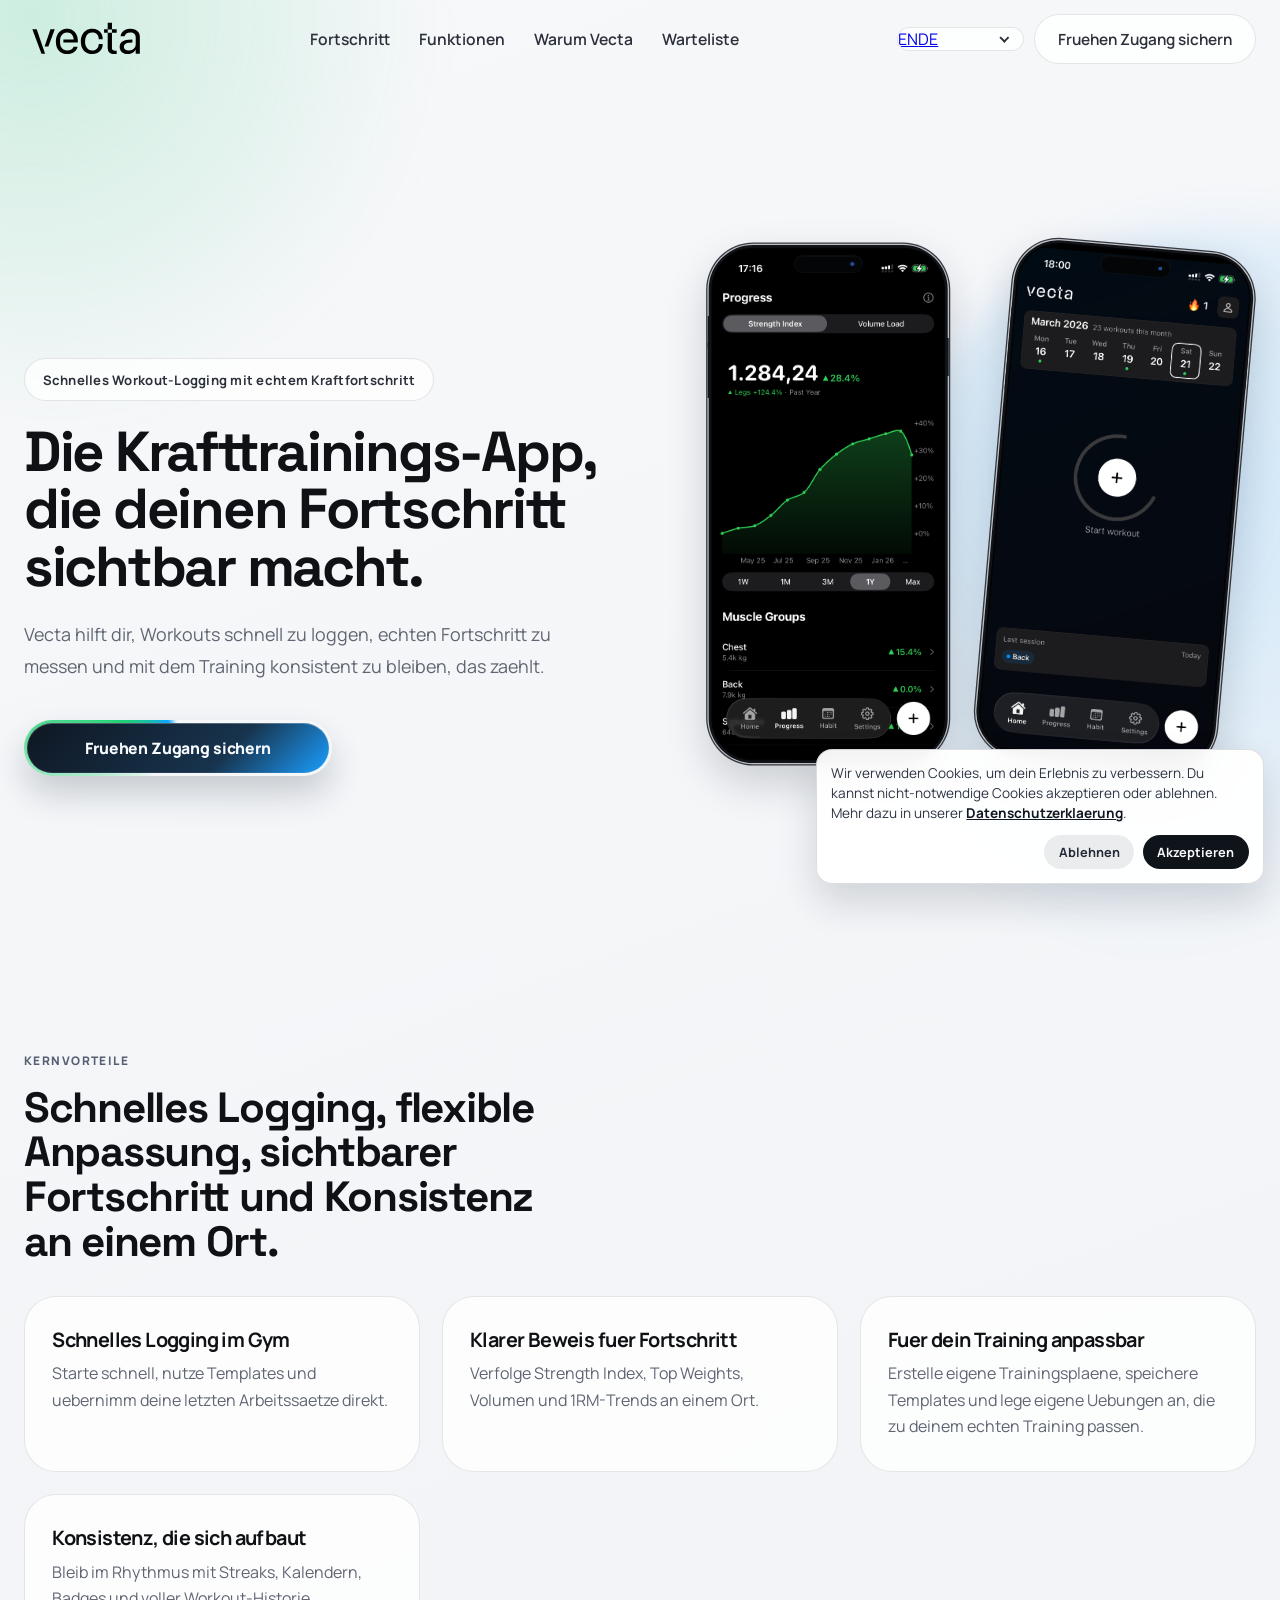
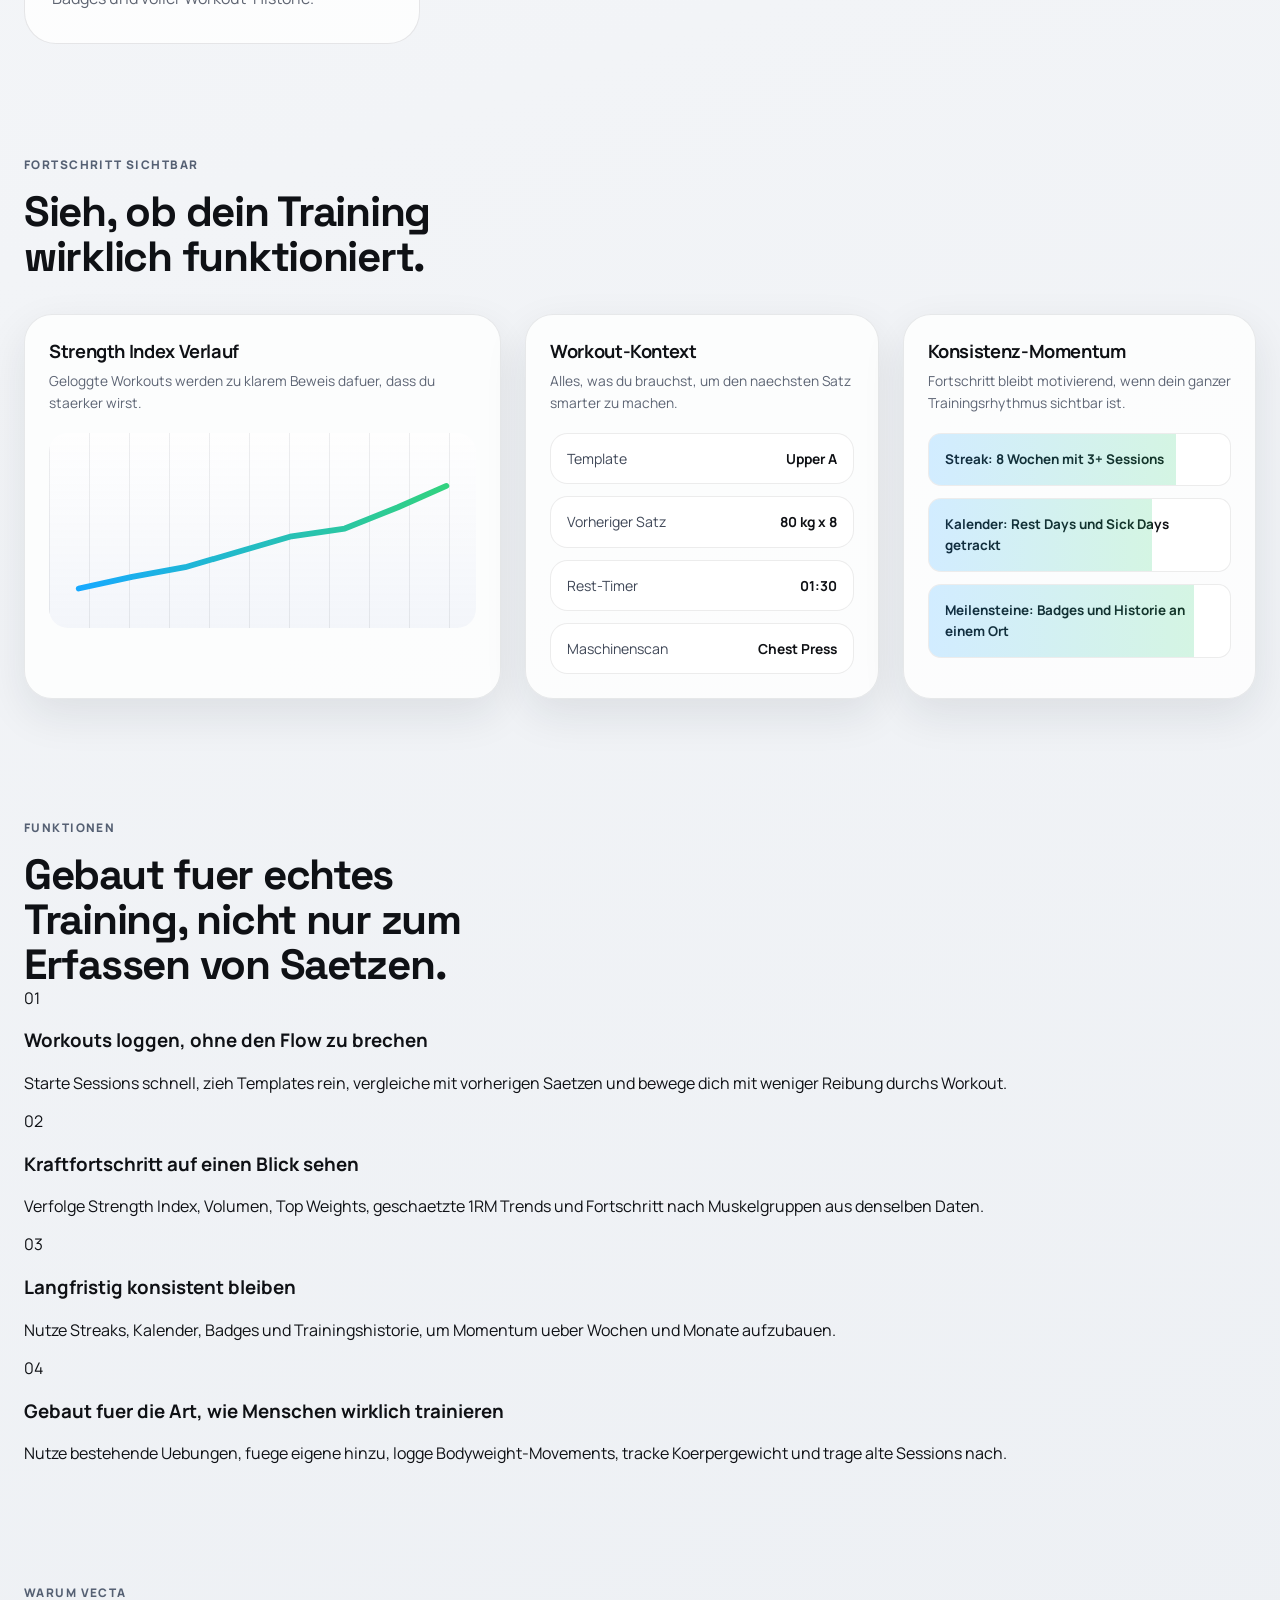
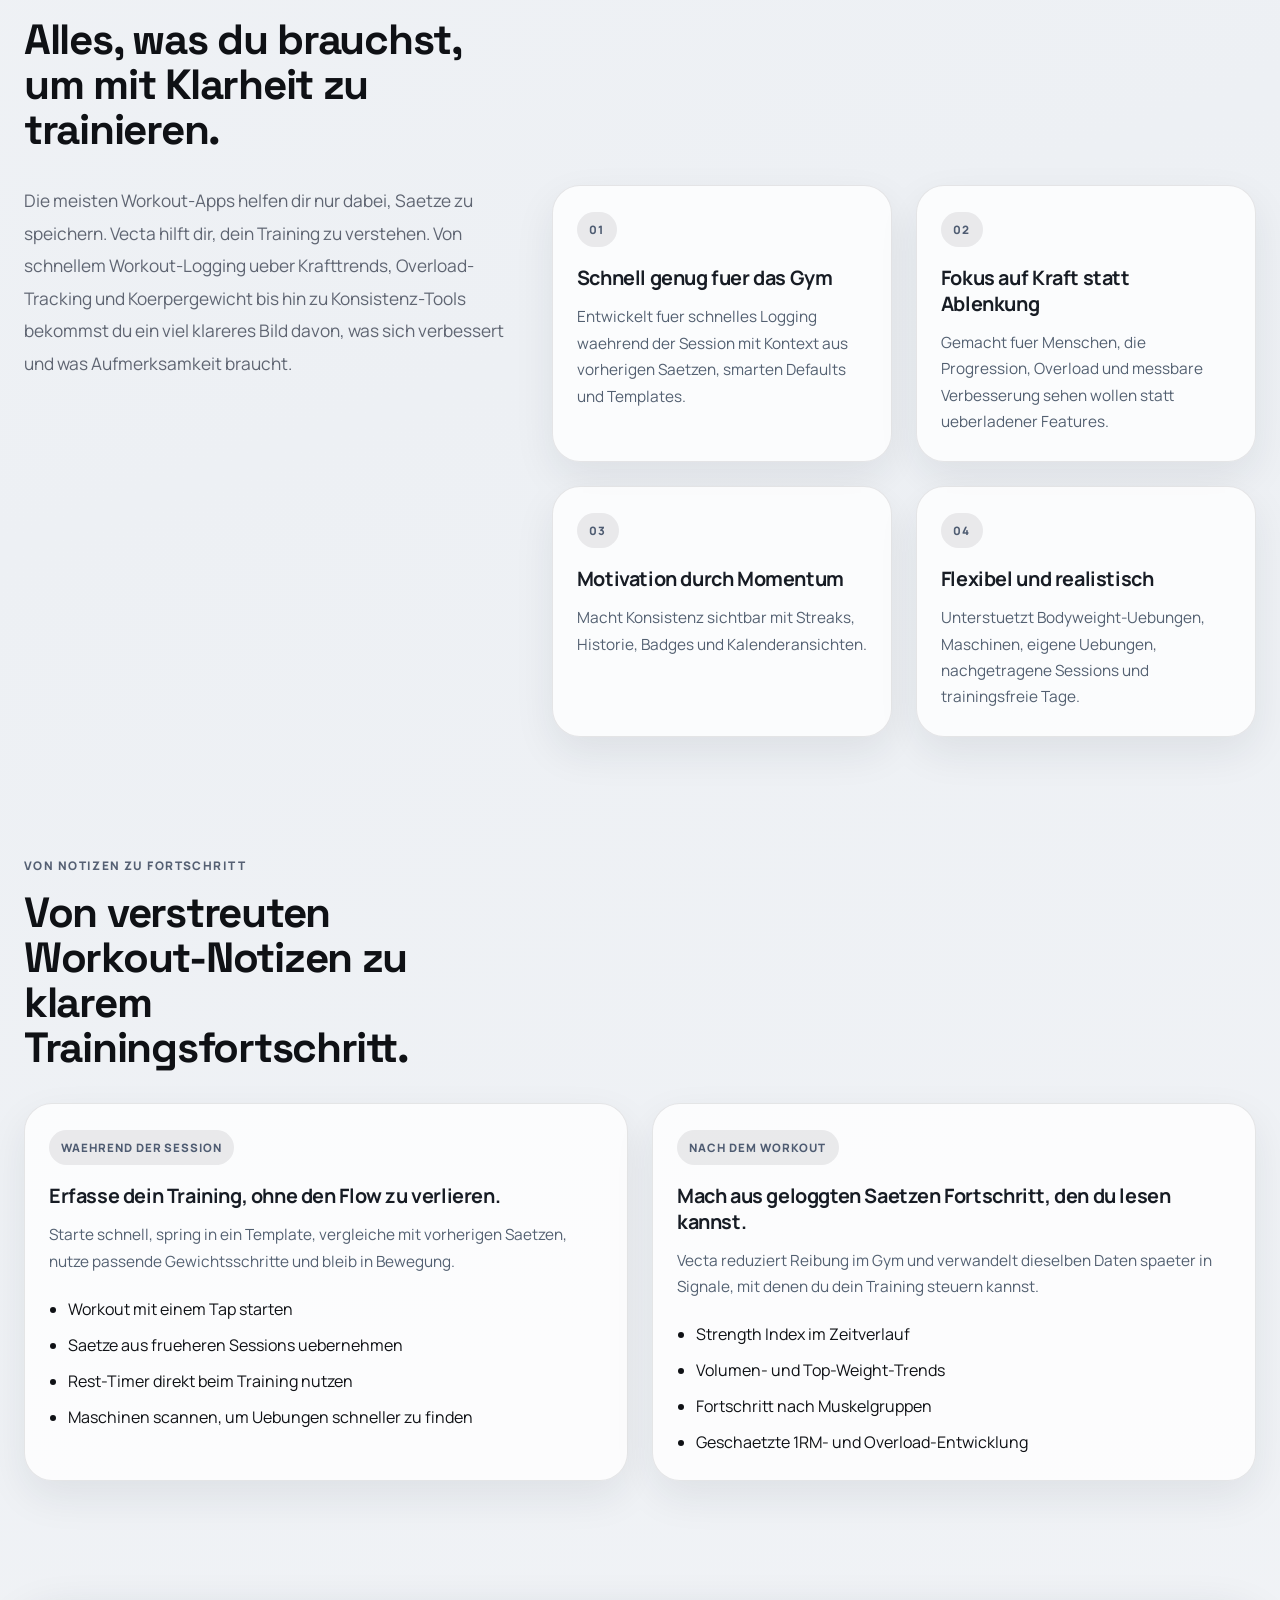
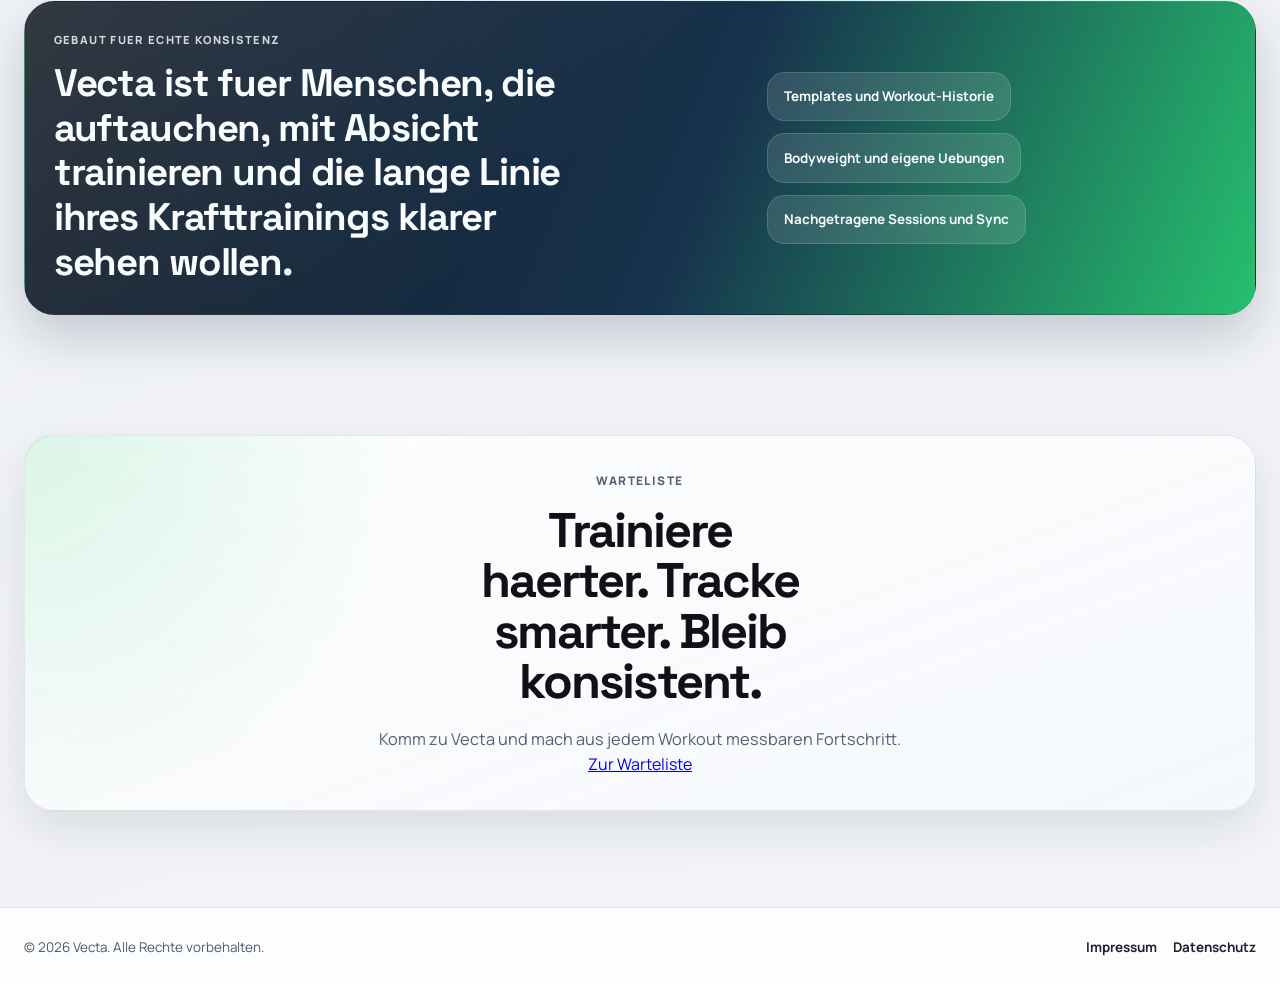
<file: V0/index-de.html>
<!doctype html>
<html lang="de">
  <head>
    <meta charset="UTF-8" />
    <meta name="viewport" content="width=device-width, initial-scale=1.0" />
    <title>Vecta | Schnelles Workout-Logging fuer Kraftfortschritt</title>
    <meta
      name="description"
      content="Vecta ist eine Krafttrainings-App fuer schnelles Workout-Logging, klaren Fortschrittsueberblick und Konsistenz-Tools, die dir zeigen, ob dein Training wirklich wirkt."
    />
    <link rel="icon" type="image/svg+xml" href="../favicon.svg" />
    <link rel="preconnect" href="https://fonts.googleapis.com" />
    <link rel="preconnect" href="https://fonts.gstatic.com" crossorigin />
    <link
      href="https://fonts.googleapis.com/css2?family=Manrope:wght@400;500;600;700;800&amp;family=Space+Grotesk:wght@500;600;700&amp;display=swap"
      rel="stylesheet"
    />
    <link rel="stylesheet" href="../styles.css" />
  </head>
  <body>
    <div class="ambient ambient-one"></div>
    <div class="ambient ambient-two"></div>

    <header class="site-header container reveal">
      <a class="brand" href="index-de.html" aria-label="Vecta Startseite">
        <span class="brand-mark" aria-hidden="true">
          <img src="../logo.svg" alt="" class="brand-logo" />
        </span>
      </a>
      <nav class="site-nav" aria-label="Hauptnavigation">
        <a href="#progress">Fortschritt</a>
        <a href="#features">Funktionen</a>
        <a href="#why-vecta">Warum Vecta</a>
        <a href="#join">Warteliste</a>
      </nav>
      <div class="header-controls">
        <div class="lang-toggle" role="group" aria-label="Sprachauswahl">
          <a href="index.html">EN</a>
          <a href="index-de.html" aria-current="page">DE</a>
        </div>
        <a class="header-cta" href="../waitlist-de.html">Fruehen Zugang sichern</a>
      </div>
    </header>

    <main>
      <section class="hero container">
        <div class="hero-copy reveal delay-1">
          <p class="trust-pill">
            Schnelles Workout-Logging mit echtem Kraftfortschritt
          </p>
          <h1>Die Krafttrainings-App, die deinen Fortschritt sichtbar macht.</h1>
          <p class="lead">
            Vecta hilft dir, Workouts schnell zu loggen, echten Fortschritt zu
            messen und mit dem Training konsistent zu bleiben, das zaehlt.
          </p>
          <div class="hero-actions">
            <a class="button button-primary hero-highlight-cta" href="../waitlist-de.html">
              Fruehen Zugang sichern
            </a>
          </div>
        </div>

        <div class="hero-visual reveal delay-2" aria-hidden="true">
          <div class="phone-stack">
            <article class="phone phone-primary">
              <div class="screen screen-primary">
                <img
                  class="screen-image"
                  src="../IMG_2460.PNG"
                  alt="Fortschrittsansicht mit Strength-Index-Chart"
                />
              </div>
            </article>

            <article class="phone phone-secondary">
              <div class="screen screen-secondary">
                <img
                  class="screen-image"
                  src="../IMG_2461.PNG"
                  alt="Startseite mit Kalender und Workout-Starttaste"
                />
              </div>
            </article>
          </div>
        </div>
      </section>

      <section
        class="hero-highlights container reveal delay-3"
        aria-labelledby="hero-highlights-title"
      >
        <div class="section-heading hero-highlights-heading">
          <p>Kernvorteile</p>
          <h2 id="hero-highlights-title">
            Schnelles Logging, flexible Anpassung, sichtbarer Fortschritt und
            Konsistenz an einem Ort.
          </h2>
        </div>
        <div class="kpi-row">
          <article>
            <h3>Schnelles Logging im Gym</h3>
            <p>
              Starte schnell, nutze Templates und uebernimm deine letzten
              Arbeitssaetze direkt.
            </p>
          </article>
          <article>
            <h3>Klarer Beweis fuer Fortschritt</h3>
            <p>
              Verfolge Strength Index, Top Weights, Volumen und 1RM-Trends an
              einem Ort.
            </p>
          </article>
          <article>
            <h3>Fuer dein Training anpassbar</h3>
            <p>
              Erstelle eigene Trainingsplaene, speichere Templates und lege
              eigene Uebungen an, die zu deinem echten Training passen.
            </p>
          </article>
          <article>
            <h3>Konsistenz, die sich aufbaut</h3>
            <p>
              Bleib im Rhythmus mit Streaks, Kalendern, Badges und voller
              Workout-Historie.
            </p>
          </article>
        </div>
      </section>

      <section class="insights container reveal delay-3" id="progress">
        <div class="section-heading">
          <p>Fortschritt sichtbar</p>
          <h2>Sieh, ob dein Training wirklich funktioniert.</h2>
        </div>

        <div class="insight-grid">
          <article class="insight-card chart-card">
            <header>
              <h3>Strength Index Verlauf</h3>
              <p>Geloggte Workouts werden zu klarem Beweis dafuer, dass du staerker wirst.</p>
            </header>
            <svg viewBox="0 0 420 180" role="img" aria-label="Strength Index Trenddiagramm">
              <polyline
                fill="none"
                stroke="url(#lineGradient)"
                stroke-width="6"
                stroke-linecap="round"
                stroke-linejoin="round"
                points="20,150 75,138 130,128 185,112 240,96 295,88 350,66 400,44"
              />
              <defs>
                <linearGradient id="lineGradient" x1="0" y1="0" x2="1" y2="0">
                  <stop offset="0%" stop-color="#17a9ff" />
                  <stop offset="100%" stop-color="#32d27f" />
                </linearGradient>
              </defs>
            </svg>
          </article>

          <article class="insight-card table-card">
            <header>
              <h3>Workout-Kontext</h3>
              <p>Alles, was du brauchst, um den naechsten Satz smarter zu machen.</p>
            </header>
            <div class="mini-table">
              <div><span>Template</span><strong>Upper A</strong></div>
              <div><span>Vorheriger Satz</span><strong>80 kg x 8</strong></div>
              <div><span>Rest-Timer</span><strong>01:30</strong></div>
              <div><span>Maschinenscan</span><strong>Chest Press</strong></div>
            </div>
          </article>

          <article class="insight-card split-card">
            <header>
              <h3>Konsistenz-Momentum</h3>
              <p>Fortschritt bleibt motivierend, wenn dein ganzer Trainingsrhythmus sichtbar ist.</p>
            </header>
            <div class="split-meter">
              <span style="--pct: 82">Streak: 8 Wochen mit 3+ Sessions</span>
              <span style="--pct: 74">Kalender: Rest Days und Sick Days getrackt</span>
              <span style="--pct: 88">Meilensteine: Badges und Historie an einem Ort</span>
            </div>
          </article>
        </div>
      </section>

      <section class="feature-section container reveal delay-3" id="features">
        <div class="section-heading">
          <p>Funktionen</p>
          <h2>Gebaut fuer echtes Training, nicht nur zum Erfassen von Saetzen.</h2>
        </div>
        <div class="feature-grid">
          <article class="feature-card">
            <span class="feature-meta">01</span>
            <h3>Workouts loggen, ohne den Flow zu brechen</h3>
            <p>
              Starte Sessions schnell, zieh Templates rein, vergleiche mit
              vorherigen Saetzen und bewege dich mit weniger Reibung durchs
              Workout.
            </p>
          </article>
          <article class="feature-card">
            <span class="feature-meta">02</span>
            <h3>Kraftfortschritt auf einen Blick sehen</h3>
            <p>
              Verfolge Strength Index, Volumen, Top Weights, geschaetzte 1RM
              Trends und Fortschritt nach Muskelgruppen aus denselben Daten.
            </p>
          </article>
          <article class="feature-card">
            <span class="feature-meta">03</span>
            <h3>Langfristig konsistent bleiben</h3>
            <p>
              Nutze Streaks, Kalender, Badges und Trainingshistorie, um
              Momentum ueber Wochen und Monate aufzubauen.
            </p>
          </article>
          <article class="feature-card">
            <span class="feature-meta">04</span>
            <h3>Gebaut fuer die Art, wie Menschen wirklich trainieren</h3>
            <p>
              Nutze bestehende Uebungen, fuege eigene hinzu, logge
              Bodyweight-Movements, tracke Koerpergewicht und trage alte
              Sessions nach.
            </p>
          </article>
        </div>
      </section>

      <section class="story container reveal delay-2" id="why-vecta">
        <div class="section-heading">
          <p>Warum Vecta</p>
          <h2>Alles, was du brauchst, um mit Klarheit zu trainieren.</h2>
        </div>
        <div class="story-grid">
          <p class="section-intro">
            Die meisten Workout-Apps helfen dir nur dabei, Saetze zu speichern.
            Vecta hilft dir, dein Training zu verstehen. Von schnellem
            Workout-Logging ueber Krafttrends, Overload-Tracking und
            Koerpergewicht bis hin zu Konsistenz-Tools bekommst du ein viel
            klareres Bild davon, was sich verbessert und was Aufmerksamkeit
            braucht.
          </p>
          <div class="pillar-grid">
            <article class="pillar-card">
              <span class="pillar-index">01</span>
              <h3>Schnell genug fuer das Gym</h3>
              <p>
                Entwickelt fuer schnelles Logging waehrend der Session mit
                Kontext aus vorherigen Saetzen, smarten Defaults und Templates.
              </p>
            </article>
            <article class="pillar-card">
              <span class="pillar-index">02</span>
              <h3>Fokus auf Kraft statt Ablenkung</h3>
              <p>
                Gemacht fuer Menschen, die Progression, Overload und messbare
                Verbesserung sehen wollen statt ueberladener Features.
              </p>
            </article>
            <article class="pillar-card">
              <span class="pillar-index">03</span>
              <h3>Motivation durch Momentum</h3>
              <p>
                Macht Konsistenz sichtbar mit Streaks, Historie, Badges und
                Kalenderansichten.
              </p>
            </article>
            <article class="pillar-card">
              <span class="pillar-index">04</span>
              <h3>Flexibel und realistisch</h3>
              <p>
                Unterstuetzt Bodyweight-Uebungen, Maschinen, eigene Uebungen,
                nachgetragene Sessions und trainingsfreie Tage.
              </p>
            </article>
          </div>
        </div>
      </section>

      <section class="flow-section container reveal delay-2" id="how-it-works">
        <div class="section-heading">
          <p>Von Notizen zu Fortschritt</p>
          <h2>Von verstreuten Workout-Notizen zu klarem Trainingsfortschritt.</h2>
        </div>
        <div class="flow-grid">
          <article class="flow-card">
            <span class="flow-label">Waehrend der Session</span>
            <h3>Erfasse dein Training, ohne den Flow zu verlieren.</h3>
            <p>
              Starte schnell, spring in ein Template, vergleiche mit vorherigen
              Saetzen, nutze passende Gewichtsschritte und bleib in Bewegung.
            </p>
            <ul class="flow-list">
              <li>Workout mit einem Tap starten</li>
              <li>Saetze aus frueheren Sessions uebernehmen</li>
              <li>Rest-Timer direkt beim Training nutzen</li>
              <li>Maschinen scannen, um Uebungen schneller zu finden</li>
            </ul>
          </article>
          <article class="flow-card">
            <span class="flow-label">Nach dem Workout</span>
            <h3>Mach aus geloggten Saetzen Fortschritt, den du lesen kannst.</h3>
            <p>
              Vecta reduziert Reibung im Gym und verwandelt dieselben Daten
              spaeter in Signale, mit denen du dein Training steuern kannst.
            </p>
            <ul class="flow-list">
              <li>Strength Index im Zeitverlauf</li>
              <li>Volumen- und Top-Weight-Trends</li>
              <li>Fortschritt nach Muskelgruppen</li>
              <li>Geschaetzte 1RM- und Overload-Entwicklung</li>
            </ul>
          </article>
        </div>
      </section>

      <section class="social-section container reveal delay-3">
        <div class="social-card">
          <div class="social-copy">
            <p class="social-kicker">Gebaut fuer echte Konsistenz</p>
            <h2>
              Vecta ist fuer Menschen, die auftauchen, mit Absicht trainieren
              und die lange Linie ihres Krafttrainings klarer sehen wollen.
            </h2>
          </div>
          <div class="proof-badges" aria-label="Vecta Staerken">
            <span class="proof-badge">Templates und Workout-Historie</span>
            <span class="proof-badge">Bodyweight und eigene Uebungen</span>
            <span class="proof-badge">Nachgetragene Sessions und Sync</span>
          </div>
        </div>
      </section>

      <section class="cta-band container reveal delay-3" id="join">
        <div class="cta-band-inner">
          <p>Warteliste</p>
          <h2>Trainiere haerter. Tracke smarter. Bleib konsistent.</h2>
          <span>
            Komm zu Vecta und mach aus jedem Workout messbaren Fortschritt.
          </span>
          <a href="../waitlist-de.html">Zur Warteliste</a>
        </div>
      </section>
    </main>

    <footer class="site-footer-bar">
      <section class="container footer-bar-inner">
        <p>© 2026 Vecta. Alle Rechte vorbehalten.</p>
        <nav class="footer-links" aria-label="Rechtliche Links">
          <a href="../impressum-de.html">Impressum</a>
          <a href="../privacy-policy-de.html">Datenschutz</a>
        </nav>
      </section>
    </footer>

    <aside
      id="cookie-banner"
      class="cookie-banner"
      role="dialog"
      aria-live="polite"
      aria-label="Cookie-Einwilligung"
    >
      <p>
        Wir verwenden Cookies, um dein Erlebnis zu verbessern. Du kannst
        nicht-notwendige Cookies akzeptieren oder ablehnen. Mehr dazu in unserer
        <a href="../privacy-policy-de.html">Datenschutzerklaerung</a>.
      </p>
      <div class="cookie-actions">
        <button type="button" id="cookie-decline" class="cookie-btn secondary">
          Ablehnen
        </button>
        <button type="button" id="cookie-accept" class="cookie-btn primary">
          Akzeptieren
        </button>
      </div>
    </aside>

    <script src="../language-switch.js"></script>
    <script>
      (function () {
        const banner = document.getElementById("cookie-banner");
        const accept = document.getElementById("cookie-accept");
        const decline = document.getElementById("cookie-decline");
        const key = "vecta_cookie_consent";

        if (!banner || !accept || !decline) return;

        const saved = localStorage.getItem(key);
        if (!saved) {
          banner.classList.add("is-visible");
        }

        const closeBanner = (value) => {
          localStorage.setItem(key, value);
          banner.classList.remove("is-visible");
        };

        accept.addEventListener("click", () => closeBanner("accepted"));
        decline.addEventListener("click", () => closeBanner("declined"));
      })();
    </script>
  </body>
</html>
</file>
<file: styles.css>
:root {
  --bg: #eef0f3;
  --body-bg: linear-gradient(160deg, #f7f8fa 0%, #edf0f4 60%, #f2f4f7 100%);
  --surface: rgba(255, 255, 255, 0.78);
  --surface-strong: #ffffff;
  --text: #0f1115;
  --text-muted: #5f6572;
  --heading-text: #171c24;
  --card-text: #536071;
  --subtle-text: #4f5c72;
  --eyebrow-text: #556073;
  --line: rgba(15, 17, 21, 0.1);
  --accent-green: #27ca72;
  --accent-blue: #1b9fff;
  --accent-charcoal: #1d2128;
  --shadow: 0 24px 70px rgba(12, 22, 38, 0.14);
  --ambient-one-glow: rgba(54, 201, 131, 0.22);
  --ambient-two-glow: rgba(27, 159, 255, 0.2);
  --header-bg: rgba(255, 255, 255, 0.74);
  --header-border: rgba(15, 17, 21, 0.08);
  --header-shadow: 0 16px 38px rgba(13, 22, 36, 0.1);
  --header-shell-bg: linear-gradient(
    180deg,
    rgba(255, 255, 255, 0.46) 0%,
    rgba(255, 255, 255, 0.18) 100%
  );
  --header-shell-border: rgba(255, 255, 255, 0.2);
  --header-shell-highlight:
    linear-gradient(180deg, rgba(255, 255, 255, 0.22), rgba(255, 255, 255, 0.03)),
    linear-gradient(90deg, rgba(255, 255, 255, 0.12), transparent 32%, rgba(27, 159, 255, 0.07) 100%);
  --header-shell-shadow:
    0 14px 28px rgba(13, 22, 36, 0.07),
    inset 0 1px 0 rgba(255, 255, 255, 0.2);
  --control-bg: rgba(255, 255, 255, 0.8);
  --control-bg-hover: rgba(255, 255, 255, 0.96);
  --control-text: #2b303a;
  --control-shadow: 0 12px 24px rgba(18, 28, 44, 0.12);
  --control-focus-ring: 0 0 0 4px rgba(27, 159, 255, 0.14);
  --card-bg: rgba(255, 255, 255, 0.78);
  --card-bg-strong: rgba(255, 255, 255, 0.84);
  --card-border: rgba(19, 27, 37, 0.1);
  --card-shadow: 0 16px 40px rgba(21, 33, 48, 0.08);
  --card-shadow-strong: 0 16px 42px rgba(21, 33, 48, 0.08);
  --label-bg: rgba(16, 22, 32, 0.08);
  --label-text: #4f5c72;
  --field-label: #3f4757;
  --input-bg: rgba(255, 255, 255, 0.94);
  --input-border: rgba(19, 27, 37, 0.16);
  --input-text: #10141c;
  --input-placeholder: #788394;
  --waitlist-card-bg:
    radial-gradient(circle at 5% 3%, rgba(27, 159, 255, 0.18), transparent 30%),
    rgba(255, 255, 255, 0.88);
  --waitlist-card-shadow: 0 18px 42px rgba(21, 33, 48, 0.14);
  --waitlist-text: #475164;
  --waitlist-kicker: #556073;
  --waitlist-button-bg: #0f131a;
  --waitlist-button-text: #f8f9fb;
  --waitlist-message-text: #475164;
  --waitlist-progress-track: rgba(16, 20, 28, 0.08);
  --waitlist-screen-bg: #e5e8ed;
  --status-success: #1b7e4f;
  --status-pending: #475164;
  --status-error: #af3535;
  --footer-bg: rgba(255, 255, 255, 0.8);
  --footer-border: rgba(19, 27, 37, 0.12);
  --footer-text: #4f596a;
  --footer-link: #1b2230;
  --footer-link-current: #0f1115;
  --legal-text: #3f4756;
  --cookie-bg: rgba(255, 255, 255, 0.95);
  --cookie-border: rgba(19, 27, 37, 0.14);
  --cookie-shadow: 0 18px 38px rgba(21, 33, 48, 0.16);
  --cookie-text: #2c3442;
  --cookie-link: #111722;
  --cookie-secondary-bg: rgba(15, 22, 34, 0.08);
  --cookie-secondary-text: #222a36;
  --cookie-primary-bg: #0f131a;
  --cookie-primary-text: #f8f9fb;
  --brand-logo-filter: none;
  --theme-toggle-label: #2b303a;
  --theme-toggle-track-bg: linear-gradient(
    90deg,
    rgba(15, 23, 34, 0.14),
    rgba(27, 159, 255, 0.2)
  );
  --theme-toggle-thumb-bg: #ffffff;
  --theme-toggle-thumb-shadow: 0 6px 12px rgba(15, 23, 34, 0.16);
  --test-stage-band-bg: linear-gradient(
    180deg,
    rgba(188, 196, 207, 0.98) 0%,
    rgba(223, 228, 235, 0.95) 54%,
    rgba(255, 255, 255, 0.98) 100%
  );
  --test-stage-band-shadow:
    inset 0 1px 0 rgba(255, 255, 255, 0.72),
    inset 0 -32px 70px rgba(255, 255, 255, 0.24);
  --test-stage-wrist-fade: linear-gradient(
    180deg,
    rgba(255, 255, 255, 0) 0%,
    rgba(249, 251, 253, 0.015) 26%,
    rgba(249, 251, 253, 0.05) 48%,
    rgba(251, 252, 254, 0.16) 68%,
    rgba(254, 255, 255, 0.42) 86%,
    rgba(255, 255, 255, 0.82) 100%
  );
  --radius-lg: 28px;
  --radius-md: 18px;
  --sticky-header-offset: 1rem;
  --sticky-header-scroll-space: 8rem;
  --container-max: 1360px;
  --container-gutter: 3rem;
}

:root[data-theme="dark"] {
  --bg: #0b1017;
  --body-bg: linear-gradient(160deg, #081019 0%, #0c131d 58%, #111a25 100%);
  --surface: rgba(14, 21, 31, 0.78);
  --surface-strong: #0f1722;
  --text: #edf3fb;
  --text-muted: #a4b2c5;
  --heading-text: #f5f8fd;
  --card-text: #9fb0c4;
  --subtle-text: #cad6e5;
  --eyebrow-text: #8fa1b7;
  --line: rgba(231, 239, 250, 0.14);
  --shadow: 0 24px 70px rgba(0, 0, 0, 0.3);
  --ambient-one-glow: rgba(39, 202, 114, 0.18);
  --ambient-two-glow: rgba(27, 159, 255, 0.18);
  --header-bg: rgba(10, 16, 24, 0.76);
  --header-border: rgba(144, 160, 180, 0.18);
  --header-shadow: 0 20px 48px rgba(0, 0, 0, 0.32);
  --header-shell-bg: linear-gradient(
    180deg,
    rgba(15, 24, 36, 0.46) 0%,
    rgba(8, 14, 22, 0.18) 100%
  );
  --header-shell-border: rgba(205, 220, 238, 0.1);
  --header-shell-highlight:
    linear-gradient(180deg, rgba(255, 255, 255, 0.07), rgba(255, 255, 255, 0.01)),
    linear-gradient(90deg, rgba(118, 168, 230, 0.08), transparent 38%, rgba(39, 202, 114, 0.05) 100%);
  --header-shell-shadow:
    0 16px 34px rgba(0, 0, 0, 0.22),
    inset 0 1px 0 rgba(255, 255, 255, 0.05);
  --control-bg: rgba(15, 22, 32, 0.9);
  --control-bg-hover: rgba(19, 28, 40, 0.98);
  --control-text: #eef4fb;
  --control-shadow: 0 14px 28px rgba(0, 0, 0, 0.28);
  --control-focus-ring: 0 0 0 4px rgba(27, 159, 255, 0.18);
  --card-bg: rgba(14, 21, 31, 0.8);
  --card-bg-strong: rgba(13, 19, 29, 0.88);
  --card-border: rgba(160, 177, 198, 0.16);
  --card-shadow: 0 18px 44px rgba(0, 0, 0, 0.28);
  --card-shadow-strong: 0 22px 50px rgba(0, 0, 0, 0.3);
  --label-bg: rgba(255, 255, 255, 0.08);
  --label-text: #cad6e5;
  --field-label: #c6d3e3;
  --input-bg: rgba(10, 16, 24, 0.94);
  --input-border: rgba(162, 177, 198, 0.18);
  --input-text: #f2f7fd;
  --input-placeholder: #91a0b3;
  --waitlist-card-bg:
    radial-gradient(circle at 5% 3%, rgba(27, 159, 255, 0.22), transparent 30%),
    rgba(12, 18, 27, 0.9);
  --waitlist-card-shadow: 0 22px 50px rgba(0, 0, 0, 0.34);
  --waitlist-text: #aab7c8;
  --waitlist-kicker: #8ea0b5;
  --waitlist-button-bg: #f2f7fd;
  --waitlist-button-text: #0d141d;
  --waitlist-message-text: #b6c4d5;
  --waitlist-progress-track: rgba(255, 255, 255, 0.08);
  --waitlist-screen-bg: #0b1017;
  --status-success: #75d8a1;
  --status-pending: #b6c4d5;
  --status-error: #ff9f9f;
  --footer-bg: rgba(8, 12, 19, 0.86);
  --footer-border: rgba(160, 177, 198, 0.14);
  --footer-text: #96a7bb;
  --footer-link: #eef4fb;
  --footer-link-current: #ffffff;
  --legal-text: #a9b7c9;
  --cookie-bg: rgba(12, 18, 27, 0.95);
  --cookie-border: rgba(160, 177, 198, 0.16);
  --cookie-shadow: 0 20px 48px rgba(0, 0, 0, 0.34);
  --cookie-text: #d7e1ef;
  --cookie-link: #ffffff;
  --cookie-secondary-bg: rgba(255, 255, 255, 0.08);
  --cookie-secondary-text: #e6edf7;
  --cookie-primary-bg: #f2f7fd;
  --cookie-primary-text: #0d141d;
  --brand-logo-filter: brightness(0) invert(1);
  --theme-toggle-label: #eef4fb;
  --theme-toggle-track-bg: linear-gradient(
    90deg,
    rgba(17, 31, 52, 0.9),
    rgba(39, 202, 114, 0.28)
  );
  --theme-toggle-thumb-bg: #f4f8fd;
  --theme-toggle-thumb-shadow: 0 8px 16px rgba(0, 0, 0, 0.28);
  --test-stage-band-bg: linear-gradient(
    180deg,
    rgba(27, 37, 50, 0.96) 0%,
    rgba(19, 29, 42, 0.95) 54%,
    rgba(12, 18, 27, 0.98) 100%
  );
  --test-stage-band-shadow:
    inset 0 1px 0 rgba(255, 255, 255, 0.08),
    inset 0 -32px 70px rgba(0, 0, 0, 0.22);
  --test-stage-wrist-fade: linear-gradient(
    180deg,
    rgba(6, 10, 15, 0) 0%,
    rgba(10, 15, 22, 0.04) 26%,
    rgba(10, 15, 22, 0.12) 48%,
    rgba(10, 15, 22, 0.28) 68%,
    rgba(10, 15, 22, 0.5) 86%,
    rgba(10, 15, 22, 0.82) 100%
  );
}

*,
*::before,
*::after {
  box-sizing: border-box;
}

html,
body {
  margin: 0;
  padding: 0;
}

html {
  scroll-behavior: smooth;
}

body {
  min-height: 100vh;
  font-family: "Manrope", "Avenir Next", "Helvetica Neue", sans-serif;
  color: var(--text);
  background: var(--body-bg);
  overflow-x: hidden;
}

.ambient {
  position: fixed;
  pointer-events: none;
  z-index: -1;
  filter: blur(20px);
}

.ambient-one {
  width: 40rem;
  height: 40rem;
  border-radius: 50%;
  left: -12rem;
  top: -13rem;
  background: radial-gradient(circle at 35% 35%, var(--ambient-one-glow), transparent 70%);
}

.ambient-two {
  width: 46rem;
  height: 46rem;
  border-radius: 50%;
  right: -20rem;
  top: 14rem;
  background: radial-gradient(circle at 35% 35%, var(--ambient-two-glow), transparent 70%);
}

.container {
  width: min(var(--container-max), calc(100% - var(--container-gutter)));
  margin: 0 auto;
}

.site-header-shell {
  position: sticky;
  top: 0;
  z-index: 40;
  width: 100%;
  overflow: hidden;
  isolation: isolate;
  border-bottom: 1px solid var(--header-shell-border);
  background: var(--header-shell-bg);
  backdrop-filter: blur(28px) saturate(180%) brightness(1.06);
  -webkit-backdrop-filter: blur(28px) saturate(180%) brightness(1.06);
  box-shadow: var(--header-shell-shadow);
}

.site-header-shell::before,
.site-header-shell::after {
  content: "";
  position: absolute;
  inset: 0;
  pointer-events: none;
}

.site-header-shell::before {
  background: var(--header-shell-highlight);
  opacity: 0.95;
}

.site-header-shell::after {
  inset: auto 0 0;
  height: 1px;
  background: linear-gradient(
    90deg,
    transparent 0%,
    rgba(255, 255, 255, 0.72) 18%,
    rgba(255, 255, 255, 0.18) 55%,
    transparent 100%
  );
}

.site-header {
  position: relative;
  z-index: 1;
  display: grid;
  grid-template-columns: auto 1fr auto;
  align-items: center;
  gap: 2.8rem;
  padding: 0.9rem 0;
}

section[id] {
  scroll-margin-top: var(--sticky-header-scroll-space);
}

.brand {
  display: inline-flex;
  align-items: center;
  gap: 0;
  text-decoration: none;
  color: var(--text);
}

.brand-mark {
  width: clamp(6.8rem, 10vw, 9.2rem);
  height: auto;
  display: grid;
  place-items: center;
}

.brand-logo {
  width: 100%;
  height: 100%;
  object-fit: contain;
  display: block;
  filter: var(--brand-logo-filter);
}

.site-nav {
  display: flex;
  justify-content: center;
  gap: 1.8rem;
}

.site-nav a,
.header-cta {
  text-decoration: none;
  font-weight: 600;
  color: var(--control-text);
}

.site-nav a {
  font-size: 0.98rem;
  transition: color 0.22s ease;
}

.site-nav a:hover {
  color: var(--text);
}

.header-controls,
.legal-header-controls,
.waitlist-header-controls {
  display: inline-flex;
  align-items: center;
  justify-content: flex-end;
  gap: 0.62rem;
  flex-wrap: wrap;
}

.lang-toggle {
  position: relative;
  display: inline-flex;
  align-items: center;
  min-width: 7.9rem;
  border: 1px solid var(--line);
  border-radius: 999px;
  background: var(--control-bg);
  overflow: hidden;
}

.lang-toggle::after {
  content: "";
  position: absolute;
  top: 50%;
  right: 0.95rem;
  width: 0.42rem;
  height: 0.42rem;
  border-right: 2px solid var(--control-text);
  border-bottom: 2px solid var(--control-text);
  transform: translateY(-70%) rotate(45deg);
  pointer-events: none;
}

.lang-toggle:focus-within {
  border-color: rgba(27, 159, 255, 0.42);
  box-shadow: var(--control-focus-ring);
}

.lang-toggle select {
  appearance: none;
  -webkit-appearance: none;
  border: 0;
  background: transparent;
  color: var(--control-text);
  font-family: inherit;
  font-weight: 700;
  font-size: 0.74rem;
  letter-spacing: 0.04em;
  padding: 0.6rem 2rem 0.6rem 0.88rem;
  line-height: 1;
  width: 100%;
  cursor: pointer;
}

.lang-toggle select:focus {
  outline: none;
}

.theme-toggle {
  display: inline-flex;
  align-items: center;
  justify-content: space-between;
  gap: 0.65rem;
  min-width: 7rem;
  border: 1px solid var(--line);
  border-radius: 999px;
  background: var(--control-bg);
  color: var(--theme-toggle-label);
  padding: 0.44rem 0.78rem 0.44rem 0.56rem;
  font: inherit;
  font-size: 0.74rem;
  font-weight: 700;
  letter-spacing: 0.04em;
  cursor: pointer;
  transition:
    background 0.2s ease,
    transform 0.2s ease,
    box-shadow 0.2s ease,
    border-color 0.2s ease;
}

.theme-toggle:hover,
.theme-toggle:focus-visible {
  background: var(--control-bg-hover);
  box-shadow: var(--control-shadow);
  transform: translateY(-1px);
}

.theme-toggle:focus-visible {
  outline: none;
  box-shadow: var(--control-focus-ring), var(--control-shadow);
}

.theme-toggle-track {
  position: relative;
  width: 2rem;
  height: 1.12rem;
  flex: 0 0 auto;
  border-radius: 999px;
  background: var(--theme-toggle-track-bg);
  box-shadow: inset 0 0 0 1px var(--line);
}

.theme-toggle-thumb {
  position: absolute;
  top: 0.14rem;
  left: 0.14rem;
  width: 0.84rem;
  height: 0.84rem;
  border-radius: 50%;
  background: var(--theme-toggle-thumb-bg);
  box-shadow: var(--theme-toggle-thumb-shadow);
  transition: transform 0.22s ease;
}

.theme-toggle[aria-pressed="true"] .theme-toggle-thumb {
  transform: translateX(0.88rem);
}

.theme-toggle-text {
  line-height: 1;
}

.header-cta {
  font-size: 0.96rem;
  border-radius: 999px;
  padding: 0.82rem 1.45rem;
  border: 1px solid var(--line);
  backdrop-filter: blur(12px);
  background: var(--control-bg);
  transition: transform 0.2s ease, box-shadow 0.2s ease, background 0.2s ease;
}

.header-cta:hover,
.header-cta:focus-visible {
  background: var(--control-bg-hover);
  box-shadow: var(--control-shadow);
  transform: translateY(-1px);
}

.hero {
  display: grid;
  grid-template-columns: minmax(320px, 1fr) minmax(360px, 1fr);
  align-items: center;
  gap: 4.2rem;
  padding-top: 6.25rem;
  padding-bottom: 0;
}

.hero-copy {
  max-width: 43rem;
  margin-top: -0.4rem;
}

.trust-pill {
  display: inline-flex;
  align-items: center;
  padding: 0.72rem 1.1rem;
  border-radius: 999px;
  border: 1px solid var(--line);
  background: var(--header-bg);
  color: var(--control-text);
  font-size: 0.82rem;
  font-weight: 700;
  letter-spacing: 0.02em;
  margin: 0;
}

.hero-copy h1 {
  margin: 1.35rem 0 0;
  font-family: "Space Grotesk", "Manrope", sans-serif;
  font-size: clamp(2.3rem, 4.4vw, 4.1rem);
  line-height: 1.02;
  letter-spacing: -0.04em;
  max-width: 19ch;
}

.hero-copy h1 .hero-line {
  display: block;
}

.lead {
  margin-top: 1.5rem;
  max-width: 54ch;
  color: var(--text-muted);
  font-size: 1.12rem;
  line-height: 1.78;
}

.hero-actions {
  margin-top: 2.3rem;
  display: flex;
  flex-wrap: wrap;
  gap: 1rem;
}

.button {
  display: inline-flex;
  align-items: center;
  justify-content: center;
  min-height: 3.5rem;
  padding: 1rem 1.55rem;
  border-radius: 999px;
  border: 1px solid transparent;
  text-decoration: none;
  font-size: 0.98rem;
  font-weight: 800;
  letter-spacing: -0.01em;
  transition: transform 0.2s ease, box-shadow 0.2s ease, background 0.2s ease, border-color 0.2s ease;
}

.button:hover,
.button:focus-visible {
  transform: translateY(-1px);
}

.button-primary {
  background: linear-gradient(135deg, #0f1722 0%, #17334d 65%, #1b9fff 100%);
  color: #f8fbff;
  box-shadow: 0 18px 34px rgba(16, 34, 56, 0.2);
}

.button-primary:hover,
.button-primary:focus-visible {
  box-shadow: 0 22px 40px rgba(16, 34, 56, 0.24);
}

:root[data-theme="dark"] .button-primary {
  color: #0f61b8;
  background: linear-gradient(180deg, rgba(251, 253, 255, 0.98) 0%, rgba(233, 242, 255, 0.96) 100%);
  box-shadow:
    inset 0 1px 0 rgba(255, 255, 255, 0.9),
    0 18px 36px rgba(0, 0, 0, 0.28),
    0 0 0 1px rgba(27, 159, 255, 0.12);
}

:root[data-theme="dark"] .button-primary:hover,
:root[data-theme="dark"] .button-primary:focus-visible {
  color: #0a6acb;
  box-shadow:
    inset 0 1px 0 rgba(255, 255, 255, 0.94),
    0 22px 42px rgba(0, 0, 0, 0.32),
    0 0 0 1px rgba(27, 159, 255, 0.18);
}

.hero-highlight-cta {
  position: relative;
  isolation: isolate;
  min-width: clamp(16.75rem, 25vw, 19.25rem);
  padding-inline: 2.45rem;
  border: 0;
  background: transparent;
  overflow: hidden;
}

.hero-highlight-cta::before {
  content: "";
  position: absolute;
  inset: -18%;
  border-radius: inherit;
  background: conic-gradient(
    from 0deg,
    rgba(255, 255, 255, 0.16) 0deg,
    rgba(255, 255, 255, 0.05) 220deg,
    rgba(39, 202, 114, 0.18) 244deg,
    rgba(39, 202, 114, 0.96) 294deg,
    rgba(27, 159, 255, 1) 338deg,
    rgba(255, 255, 255, 0.3) 356deg,
    rgba(255, 255, 255, 0.16) 360deg
  );
  filter: saturate(114%) blur(1.05px);
  transform: translateZ(0);
  transform-origin: 50% 50%;
  will-change: transform;
  backface-visibility: hidden;
  animation: hero-cta-spin 4.1s linear infinite;
  pointer-events: none;
  z-index: -2;
}

.hero-highlight-cta::after {
  content: "";
  position: absolute;
  inset: 3px;
  border-radius: inherit;
  background: linear-gradient(135deg, #0f1722 0%, #17334d 65%, #1b9fff 100%);
  box-shadow:
    inset 0 1px 0 rgba(255, 255, 255, 0.2),
    inset 0 0 0 1px rgba(255, 255, 255, 0.08);
  pointer-events: none;
  z-index: -1;
}

:root[data-theme="dark"] .hero-highlight-cta::after {
  background: linear-gradient(180deg, rgba(251, 253, 255, 0.98) 0%, rgba(233, 242, 255, 0.96) 100%);
  box-shadow:
    inset 0 1px 0 rgba(255, 255, 255, 0.92),
    inset 0 0 0 1px rgba(27, 159, 255, 0.14);
}

.hero-highlight-cta:hover,
.hero-highlight-cta:focus-visible {
  box-shadow: 0 24px 42px rgba(16, 34, 56, 0.28);
}

:root[data-theme="dark"] .hero-highlight-cta:hover,
:root[data-theme="dark"] .hero-highlight-cta:focus-visible {
  box-shadow:
    0 26px 46px rgba(0, 0, 0, 0.34),
    0 0 24px rgba(27, 159, 255, 0.14);
}

@keyframes hero-cta-spin {
  from {
    transform: rotate(0deg) translateZ(0);
  }

  to {
    transform: rotate(1turn) translateZ(0);
  }
}

.store-btn {
  display: inline-flex;
  align-items: center;
  gap: 0.72rem;
  text-decoration: none;
  border-radius: 16px;
  padding: 0.7rem 0.9rem;
  background: var(--surface-strong);
  border: 1px solid var(--line);
  color: #0e1014;
  min-width: 11.6rem;
}

.store-btn.dark {
  background: #101218;
  color: #f5f7fa;
  border-color: transparent;
}

.app-store-btn {
  min-width: 14.2rem;
  border-radius: 0.75rem;
  padding: 0.58rem 1rem 0.62rem;
  gap: 0.82rem;
  background: linear-gradient(180deg, #1e1b29 0%, #121019 100%);
  box-shadow: 0 10px 24px rgba(12, 9, 18, 0.3);
}

.apple-logo-mark {
  width: 2.25rem;
  display: inline-block;
  text-align: center;
  font-family: "SF Pro Display", "SF Pro Text", "Helvetica Neue", Arial, sans-serif;
  font-size: 2.35rem;
  line-height: 1;
  color: #ffffff;
  transform: translateY(-0.06rem);
}

.app-store-btn span small {
  font-size: 0.58rem;
  letter-spacing: 0.03em;
}

.app-store-btn span strong {
  font-size: 1.03rem;
  margin-top: 0.02rem;
  line-height: 1.02;
}

.store-icon {
  width: 2.12rem;
  height: 2.12rem;
  border-radius: 0.72rem;
  display: grid;
  place-items: center;
  background: rgba(255, 255, 255, 0.14);
  font-size: 0.62rem;
  font-weight: 800;
  letter-spacing: 0.05em;
}

.store-btn:not(.dark) .store-icon {
  background: #e9edf3;
}

.store-btn span small {
  display: block;
  font-size: 0.67rem;
  letter-spacing: 0.02em;
}

.store-btn span strong {
  display: block;
  margin-top: 0.16rem;
  font-size: 1rem;
}

.kpi-row {
  margin-top: 2rem;
  display: grid;
  grid-template-columns: repeat(3, minmax(0, 1fr));
  gap: 1.35rem;
}

.kpi-row article {
  background: var(--card-bg);
  border: 1px solid var(--card-border);
  border-radius: 2rem;
  padding: 2rem 1.7rem;
  backdrop-filter: blur(14px);
  display: grid;
  align-content: start;
  gap: 0.55rem;
  min-height: 100%;
}

.kpi-row h3 {
  margin: 0;
  font-size: 1.24rem;
  letter-spacing: -0.03em;
  line-height: 1.15;
}

.kpi-row p {
  margin: 0;
  color: var(--text-muted);
  font-size: 1rem;
  line-height: 1.65;
}

.why-vecta-layout {
  display: grid;
  grid-template-columns: minmax(0, 1fr) minmax(22rem, 28rem);
  gap: clamp(2rem, 5vw, 6rem);
  align-items: center;
}

.why-vecta-copy {
  display: grid;
  padding-left: 0;
  box-sizing: border-box;
}

.why-vecta-copy .section-heading {
  width: 100%;
  justify-self: stretch;
  display: flex;
  flex-direction: column;
  align-items: flex-start;
  text-align: left;
  margin-left: 0;
}

.why-vecta-copy .section-heading p {
  width: auto;
  text-align: left;
}

.why-vecta-copy .section-heading h2 {
  margin-left: 0;
  text-align: left;
}

.why-vecta-feature-list {
  margin-top: 2.75rem;
  display: grid;
  gap: 1rem;
  width: min(36.5rem, 100%);
  padding-left: 0;
  box-sizing: border-box;
}

.why-vecta-feature-option {
  position: relative;
}

.why-vecta-feature-input {
  position: absolute;
  inset: 0;
  opacity: 0;
  pointer-events: none;
}

.why-vecta-feature-box {
  min-height: 7.2rem;
  border-radius: 1.9rem;
  border: 1px solid rgba(190, 196, 207, 0.68);
  background:
    linear-gradient(180deg, rgba(255, 255, 255, 0.96), rgba(248, 249, 252, 0.9));
  box-shadow:
    0 16px 36px rgba(20, 32, 49, 0.08),
    inset 0 1px 0 rgba(255, 255, 255, 0.86);
  backdrop-filter: blur(14px);
  padding: 1.05rem 1.35rem;
  display: grid;
  align-content: start;
  gap: 0.48rem;
  cursor: pointer;
  transition:
    border-color 0.22s ease,
    box-shadow 0.22s ease,
    transform 0.22s ease,
    background 0.22s ease;
}

.why-vecta-feature-title {
  margin: 0;
  color: #0f141c;
  font-size: 1.24rem;
  line-height: 1.12;
  letter-spacing: -0.03em;
  font-weight: 700;
}

.why-vecta-feature-body {
  margin: 0;
  color: #495365;
  font-size: 0.96rem;
  line-height: 1.45;
}

.why-vecta-feature-option:nth-child(2) .why-vecta-feature-box,
.why-vecta-feature-option:nth-child(3) .why-vecta-feature-box {
  min-height: 8rem;
}

.why-vecta-feature-option:nth-child(4) .why-vecta-feature-box {
  min-height: 8.3rem;
}

.why-vecta-feature-box:hover {
  transform: translateY(-1px);
  box-shadow:
    0 20px 38px rgba(20, 32, 49, 0.1),
    inset 0 1px 0 rgba(255, 255, 255, 0.9);
}

.why-vecta-feature-input:checked + .why-vecta-feature-box {
  border-color: rgba(18, 22, 29, 0.72);
  background:
    linear-gradient(180deg, rgba(255, 255, 255, 1), rgba(244, 247, 252, 0.96));
  box-shadow:
    0 22px 42px rgba(20, 32, 49, 0.12),
    0 0 0 1px rgba(18, 22, 29, 0.08),
    inset 0 1px 0 rgba(255, 255, 255, 0.96);
  transform: translateY(-1px);
}

.why-vecta-feature-input:focus-visible + .why-vecta-feature-box {
  box-shadow:
    0 0 0 4px rgba(27, 159, 255, 0.16),
    0 18px 36px rgba(20, 32, 49, 0.1),
    inset 0 1px 0 rgba(255, 255, 255, 0.9);
}

:root[data-theme="dark"] .why-vecta-feature-box {
  border-color: rgba(143, 161, 183, 0.2);
  background:
    linear-gradient(180deg, rgba(17, 25, 37, 0.94), rgba(12, 19, 29, 0.9));
  box-shadow:
    0 18px 38px rgba(0, 0, 0, 0.24),
    inset 0 1px 0 rgba(255, 255, 255, 0.05);
}

:root[data-theme="dark"] .why-vecta-feature-title {
  color: #f3f7fd;
}

:root[data-theme="dark"] .why-vecta-feature-body {
  color: #a9b7c9;
}

:root[data-theme="dark"] .why-vecta-feature-box:hover {
  box-shadow:
    0 22px 40px rgba(0, 0, 0, 0.28),
    inset 0 1px 0 rgba(255, 255, 255, 0.07);
}

:root[data-theme="dark"] .why-vecta-feature-input:checked + .why-vecta-feature-box {
  border-color: rgba(233, 240, 250, 0.22);
  background:
    linear-gradient(180deg, rgba(24, 34, 49, 0.98), rgba(15, 24, 36, 0.94));
  box-shadow:
    0 24px 44px rgba(0, 0, 0, 0.32),
    0 0 0 1px rgba(233, 240, 250, 0.05),
    inset 0 1px 0 rgba(255, 255, 255, 0.08);
}

:root[data-theme="dark"] .why-vecta-feature-input:focus-visible + .why-vecta-feature-box {
  box-shadow:
    0 0 0 4px rgba(27, 159, 255, 0.18),
    0 20px 38px rgba(0, 0, 0, 0.28),
    inset 0 1px 0 rgba(255, 255, 255, 0.07);
}

.why-vecta-device {
  position: relative;
  display: flex;
  flex-direction: column;
  align-items: center;
  box-sizing: border-box;
  padding-top: 1.8rem;
  min-height: 49rem;
}

.why-vecta-device::before {
  content: "";
  position: absolute;
  inset: 15% 0;
  border-radius: 50%;
  background:
    radial-gradient(circle, rgba(246, 241, 218, 0.9) 0%, rgba(246, 241, 218, 0.3) 42%, rgba(246, 241, 218, 0) 72%);
  filter: blur(18px);
}

.why-vecta-device-shell {
  position: relative;
  width: min(22.8rem, 100%);
  aspect-ratio: 0.4867;
  z-index: 1;
}

.why-vecta-device-screen {
  position: absolute;
  inset: 2.15% 2.45% 2.25%;
  width: calc(100% - 4.9%);
  height: calc(100% - 4.4%);
  object-fit: cover;
  object-position: top center;
  border-radius: 3.35rem;
  box-shadow: 0 28px 54px rgba(15, 20, 29, 0.16);
  transition: opacity 0.24s ease, transform 0.24s ease;
}

.why-vecta-device-screen.is-switching {
  opacity: 0.72;
  transform: scale(0.992);
}

.why-vecta-device-frame {
  position: absolute;
  inset: 0;
  width: 100%;
  height: 100%;
  left: 0;
  transform: none;
  object-fit: cover;
  object-position: center center;
  pointer-events: none;
}

.why-vecta-indicators {
  position: relative;
  z-index: 1;
  margin-top: 1.25rem;
  display: flex;
  align-items: center;
  gap: 0.8rem;
}

.why-vecta-indicator {
  position: relative;
  width: 1rem;
  height: 1rem;
  padding: 0;
  border: 0;
  border-radius: 999px;
  background: rgba(178, 184, 194, 0.72);
  overflow: hidden;
  cursor: pointer;
  appearance: none;
  -webkit-appearance: none;
  transition:
    width 0.22s ease,
    background-color 0.22s ease,
    transform 0.22s ease,
    box-shadow 0.22s ease;
}

.why-vecta-indicator::before {
  content: "";
  position: absolute;
  inset: 0;
  border-radius: inherit;
  background: #101419;
  transform: scaleX(0);
  transform-origin: left center;
  opacity: 0;
}

.why-vecta-indicator.is-active {
  width: 2.15rem;
  background: rgba(178, 184, 194, 0.72);
  box-shadow: 0 10px 18px rgba(16, 20, 25, 0.14);
}

.why-vecta-indicator:focus-visible {
  outline: none;
  box-shadow:
    0 0 0 4px rgba(27, 159, 255, 0.16),
    0 10px 18px rgba(16, 20, 25, 0.12);
}

.why-vecta-indicator.is-active::before {
  opacity: 1;
}

.why-vecta-indicator.is-active.is-progressing::before {
  animation: why-vecta-indicator-fill var(--why-vecta-indicator-duration, 5000ms) linear forwards;
}

@keyframes why-vecta-indicator-fill {
  from {
    transform: scaleX(0);
  }

  to {
    transform: scaleX(1);
  }
}

.hero-highlights {
  margin-top: 5.6rem;
}

.hero-highlights-heading {
  max-width: 44rem;
}

.hero-highlights .section-heading h2 {
  max-width: 20ch;
}

.hero-visual {
  position: relative;
  min-height: 49rem;
}

.phone-stack {
  position: absolute;
  inset: 0;
  --phone-top: 8.5%;
  --phone-primary-offset: -107%;
  --phone-secondary-offset: 3%;
  --phone-secondary-tilt: 5deg;
}

.phone {
  position: absolute;
  width: calc(32.4rem * 1170 / 2532);
  height: 32.4rem;
  border-radius: 2.8rem;
  border: 0.26rem solid #111317;
  box-shadow:
    0 0 0 0.08rem rgba(214, 218, 224, 0.84),
    0 0 0 0.16rem rgba(38, 42, 48, 0.92),
    0 1.1rem 2.7rem rgba(17, 24, 39, 0.2);
  background: #06070a;
  overflow: visible;
  isolation: isolate;
}

.phone::before {
  content: "";
  position: absolute;
  top: 0.45rem;
  left: 50%;
  transform: translateX(-50%);
  width: 34%;
  min-width: 2.9rem;
  max-width: 4.3rem;
  height: clamp(0.72rem, 3.8%, 1.02rem);
  border-radius: 999px;
  background:
    radial-gradient(circle at calc(100% - 0.62rem) 50%, #1d4f97 0 0.1rem, #091018 0.13rem, transparent 0.18rem),
    linear-gradient(#040506, #040506);
  box-shadow:
    0 0.03rem 0.08rem rgba(255, 255, 255, 0.08) inset,
    0 0 0 0.05rem rgba(14, 16, 20, 0.96);
  pointer-events: none;
  z-index: 5;
}

.phone::after {
  content: "";
  position: absolute;
  inset: 0 -0.32rem 0 -0.32rem;
  background:
    linear-gradient(#12151a, #12151a) left 0.04rem top 14% / 0.13rem 6.2% no-repeat,
    linear-gradient(#12151a, #12151a) left 0.04rem top 20.7% / 0.16rem 10.8% no-repeat,
    linear-gradient(#12151a, #12151a) right 0.04rem top 19% / 0.13rem 7.5% no-repeat;
  pointer-events: none;
  z-index: 4;
}

.phone-primary {
  left: 50%;
  top: var(--phone-top);
  transform: translateX(var(--phone-primary-offset));
  z-index: 2;
}

.phone-secondary {
  left: 50%;
  top: var(--phone-top);
  transform-origin: 50% 100%;
  transform: translateX(var(--phone-secondary-offset)) rotate(var(--phone-secondary-tilt));
  z-index: 3;
}

.screen {
  width: 100%;
  height: 100%;
  border-radius: 2.5rem;
  padding: 0;
  color: #f7f9fc;
  background: #000;
  overflow: hidden;
  display: grid;
  place-items: center;
  box-shadow: 0 0 0 0.08rem #020304;
}

.screen-primary {
  background: #000;
}

.screen-secondary {
  background: #000;
  color: #11151c;
}

.screen-image {
  width: 100%;
  height: 100%;
  object-fit: contain;
  object-position: center center;
  display: block;
}

.status-row {
  display: flex;
  justify-content: space-between;
  font-size: 0.72rem;
  font-weight: 700;
  opacity: 0.95;
}

.active-card {
  margin-top: 1rem;
  background: rgba(7, 11, 17, 0.6);
  border: 1px solid rgba(255, 255, 255, 0.2);
  border-radius: 1.35rem;
  padding: 0.95rem;
}

.active-card p {
  margin: 0;
  color: #d9e2ee;
  font-size: 0.76rem;
}

.active-card h3 {
  margin: 0.35rem 0 0;
  font-size: 1.8rem;
  letter-spacing: -0.03em;
}

.ring-wrap {
  margin-top: 0.9rem;
  display: grid;
  grid-template-columns: repeat(2, minmax(0, 1fr));
  gap: 0.8rem;
}

.ring {
  aspect-ratio: 1;
  border-radius: 50%;
  display: grid;
  place-items: center;
  text-align: center;
  padding: 0.5rem;
}

.ring span {
  display: block;
  font-size: 0.93rem;
  font-weight: 800;
}

.ring small {
  font-size: 0.55rem;
  opacity: 0.88;
}

.ring-volume {
  background:
    radial-gradient(circle at center, rgba(8, 13, 22, 0.86) 0 56%, transparent 57%),
    conic-gradient(var(--accent-green) 0 274deg, rgba(255, 255, 255, 0.18) 274deg 360deg);
}

.ring-load {
  background:
    radial-gradient(circle at center, rgba(8, 13, 22, 0.86) 0 56%, transparent 57%),
    conic-gradient(var(--accent-blue) 0 296deg, rgba(255, 255, 255, 0.18) 296deg 360deg);
}

.timeline {
  margin-top: 1rem;
  display: grid;
  gap: 0.6rem;
}

.timeline div {
  padding: 0.65rem 0.7rem;
  border-radius: 0.82rem;
  background: rgba(255, 255, 255, 0.1);
  border: 1px solid rgba(255, 255, 255, 0.16);
}

.timeline small {
  display: block;
  font-size: 0.65rem;
  color: #d5deea;
}

.timeline strong {
  font-size: 0.79rem;
}

.summary-card {
  margin-top: 1rem;
  border-radius: 1.1rem;
  padding: 0.95rem;
  background: linear-gradient(150deg, #11161d, #1a232e);
  color: #f5f8fc;
}

.summary-card p {
  margin: 0;
  font-size: 0.74rem;
  opacity: 0.85;
}

.summary-card h3 {
  margin: 0.35rem 0 0;
  font-size: 1.52rem;
}

.metric-grid {
  margin-top: 0.9rem;
  display: grid;
  grid-template-columns: repeat(2, minmax(0, 1fr));
  gap: 0.56rem;
}

.metric-grid article {
  border-radius: 0.92rem;
  padding: 0.66rem;
  border: 1px solid rgba(19, 27, 37, 0.1);
  background: rgba(255, 255, 255, 0.86);
}

.metric-grid span {
  display: block;
  color: #586071;
  font-size: 0.67rem;
}

.metric-grid strong {
  margin-top: 0.2rem;
  display: block;
  font-size: 1rem;
}

.trend-bar {
  margin-top: 0.8rem;
  padding: 0.75rem;
  border-radius: 0.92rem;
  border: 1px solid rgba(19, 27, 37, 0.1);
  background: rgba(255, 255, 255, 0.86);
}

.trend-bar p {
  margin: 0 0 0.5rem;
  font-size: 0.68rem;
  color: #616979;
  font-weight: 700;
}

.bar-track {
  height: 0.5rem;
  border-radius: 999px;
  background: #d8deea;
  overflow: hidden;
}

.bar-track span {
  display: block;
  height: 100%;
  width: 78%;
  border-radius: inherit;
  background: linear-gradient(90deg, var(--accent-blue), var(--accent-green));
}

.benefits {
  margin-top: 2.4rem;
}

.story,
.flow-section,
.feature-section,
.social-section,
.cta-band {
  margin-top: 7.5rem;
}

.story-grid {
  margin-top: 2.1rem;
  display: grid;
  grid-template-columns: minmax(0, 0.82fr) minmax(0, 1.18fr);
  gap: 2.4rem;
  align-items: start;
}

.section-intro {
  margin: 0;
  max-width: 34rem;
  color: var(--text-muted);
  font-size: 1.08rem;
  line-height: 1.88;
}

.pillar-grid {
  display: grid;
  grid-template-columns: repeat(2, minmax(0, 1fr));
  gap: 1.5rem;
}

.pillar-card,
.flow-card {
  border-radius: 1.75rem;
  border: 1px solid var(--card-border);
  background: var(--card-bg);
  backdrop-filter: blur(14px);
  box-shadow: var(--card-shadow);
  padding: 1.6rem 1.5rem;
}

.pillar-index,
.flow-label {
  display: inline-flex;
  align-items: center;
  justify-content: center;
  min-height: 2.2rem;
  padding: 0.42rem 0.78rem;
  border-radius: 999px;
  background: var(--label-bg);
  color: var(--label-text);
  font-size: 0.72rem;
  font-weight: 800;
  letter-spacing: 0.08em;
  text-transform: uppercase;
}

.pillar-card h3,
.flow-card h3 {
  margin: 1.15rem 0 0;
  font-size: 1.24rem;
  line-height: 1.28;
  letter-spacing: -0.02em;
  color: var(--heading-text);
}

.pillar-card p,
.flow-card p {
  margin: 0.85rem 0 0;
  color: var(--card-text);
  font-size: 0.96rem;
  line-height: 1.72;
}

.flow-grid {
  margin-top: 2.1rem;
  display: grid;
  grid-template-columns: repeat(2, minmax(0, 1fr));
  gap: 1.5rem;
}

.flow-list {
  margin: 1.35rem 0 0;
  padding-left: 1.2rem;
  display: grid;
  gap: 0.75rem;
  color: var(--text);
}

.flow-list li {
  line-height: 1.5;
}

.benefits-grid {
  margin-top: 1.5rem;
  display: grid;
  grid-template-columns: repeat(3, minmax(0, 1fr));
  gap: 1rem;
}

.benefit-card {
  border-radius: 1.35rem;
  border: 1px solid var(--card-border);
  background: var(--card-bg);
  backdrop-filter: blur(14px);
  box-shadow: var(--card-shadow);
  padding: 1.1rem;
}

.benefit-index {
  display: inline-block;
  font-size: 0.72rem;
  font-weight: 800;
  letter-spacing: 0.08em;
  color: var(--label-text);
  padding: 0.35rem 0.52rem;
  border-radius: 999px;
  background: var(--label-bg);
}

.benefit-card h3 {
  margin: 0.8rem 0 0;
  font-size: 1.04rem;
  line-height: 1.35;
  letter-spacing: -0.01em;
  color: var(--heading-text);
}

.insights {
  margin-top: 7rem;
  padding-bottom: 0;
}

.waitlist-page {
  min-height: calc(100vh - var(--sticky-header-scroll-space));
  display: grid;
  align-items: center;
  padding-top: 1.2rem;
  padding-bottom: 1.8rem;
}

.waitlist-only-card {
  border-radius: 1.5rem;
  border: 1px solid var(--card-border);
  background: var(--waitlist-card-bg);
  backdrop-filter: blur(14px);
  box-shadow: var(--waitlist-card-shadow);
  padding: 1.1rem;
}

.waitlist-only-layout {
  display: grid;
  gap: 1rem;
  grid-template-columns: 1.1fr 0.9fr;
  align-items: center;
}

.waitlist-only-content h1 {
  margin: 0.3rem 0 0;
  font-family: "Space Grotesk", sans-serif;
  letter-spacing: -0.03em;
  font-size: clamp(1.55rem, 3.2vw, 2.45rem);
  line-height: 1.05;
  color: var(--heading-text);
}

.waitlist-only-content p {
  margin: 0.75rem 0 0;
  color: var(--waitlist-text);
  line-height: 1.5;
}

.waitlist-kicker {
  margin: 0;
  text-transform: uppercase;
  letter-spacing: 0.08em;
  font-size: 0.72rem;
  font-weight: 800;
  color: var(--waitlist-kicker);
}

.waitlist-only-content .waitlist-form {
  margin-top: 1rem;
}

.waitlist-only-content .field-group span {
  color: var(--field-label);
}

.waitlist-only-content .waitlist-btn {
  background: var(--waitlist-button-bg);
  color: var(--waitlist-button-text);
}

.waitlist-only-content .waitlist-message.success {
  color: var(--status-success);
}

.waitlist-only-content .waitlist-message.pending {
  color: var(--status-pending);
}

.waitlist-only-content .waitlist-message.error {
  color: var(--status-error);
}

.waitlist-phone-wrap {
  display: flex;
  justify-content: center;
}

.waitlist-phone {
  width: min(17rem, 100%);
  border-radius: 2.35rem;
  border: 0.55rem solid #20242b;
  box-shadow: 0 20px 46px rgba(13, 24, 39, 0.22);
  overflow: hidden;
  background: #10151c;
}

.waitlist-phone img {
  display: block;
  width: 100%;
  height: auto;
  object-fit: contain;
  background: var(--waitlist-screen-bg);
}

.waitlist-form {
  margin-top: 1rem;
  display: grid;
  grid-template-columns: minmax(0, 1fr) minmax(0, 1fr) auto;
  gap: 0.7rem;
  align-items: end;
}

.field-group {
  display: grid;
  gap: 0.3rem;
}

.field-group span {
  font-size: 0.72rem;
  font-weight: 700;
  color: var(--field-label);
}

.field-group input {
  width: 100%;
  border: 1px solid var(--input-border);
  border-radius: 0.78rem;
  background: var(--input-bg);
  color: var(--input-text);
  padding: 0.68rem 0.75rem;
  font: inherit;
}

.field-group input::placeholder {
  color: var(--input-placeholder);
}

.waitlist-btn {
  border: 0;
  border-radius: 999px;
  background: var(--waitlist-button-bg);
  color: var(--waitlist-button-text);
  font-family: inherit;
  font-size: 0.84rem;
  font-weight: 700;
  padding: 0.7rem 1.1rem;
  cursor: pointer;
  white-space: nowrap;
}

.waitlist-btn:disabled {
  cursor: wait;
  opacity: 0.82;
}

.waitlist-progress {
  position: relative;
  margin-top: 0.78rem;
  height: 0;
  border-radius: 999px;
  overflow: hidden;
  background: var(--waitlist-progress-track);
  opacity: 0;
  transition: height 0.22s ease, opacity 0.22s ease;
}

.waitlist-progress.is-visible {
  height: 0.42rem;
  opacity: 1;
}

.waitlist-progress-bar {
  position: absolute;
  inset: 0 auto 0 0;
  width: 34%;
  border-radius: inherit;
  background: linear-gradient(90deg, #17a9ff 0%, #27ca72 100%);
  animation: waitlist-progress-slide 1.05s cubic-bezier(0.37, 0, 0.22, 1) infinite;
  transform: translateX(-120%);
}

@keyframes waitlist-progress-slide {
  0% {
    transform: translateX(-120%);
  }

  55% {
    transform: translateX(210%);
  }

  100% {
    transform: translateX(320%);
  }
}

.waitlist-form.is-submitting .field-group input {
  opacity: 0.72;
}

.waitlist-message {
  margin: 0.72rem 0 0;
  font-size: 0.84rem;
  font-weight: 700;
  min-height: 1.1rem;
  color: var(--waitlist-message-text);
}

.waitlist-message.success {
  color: var(--status-success);
}

.waitlist-message.error {
  color: var(--status-error);
}

.vision-section.container {
  margin-top: 9rem;
}

.vision-heading {
  max-width: none;
  margin: 0 0 2rem;
  text-align: center;
}

.vision-heading p {
  text-align: left;
}

.vision-heading h2 {
  margin: 0;
  margin-left: 0;
  max-width: none;
  white-space: nowrap;
  font-size: clamp(1rem, 2.45vw, 2.85rem);
}

.vision-figure {
  width: min(1360px, calc(100vw - 6rem));
  margin: 0 0 0 50%;
  transform: translateX(-50%);
}

.vision-image {
  display: block;
  width: 100%;
  height: auto;
}

.site-footer-bar {
  border-top: 1px solid var(--footer-border);
  background: var(--footer-bg);
  backdrop-filter: blur(14px);
  margin-top: 2rem;
}

.footer-bar-inner {
  min-height: 4.8rem;
  display: flex;
  align-items: center;
  justify-content: space-between;
  gap: 1rem;
}

.footer-bar-inner p {
  margin: 0;
  color: var(--footer-text);
  font-size: 0.84rem;
}

.footer-links {
  display: flex;
  align-items: center;
  gap: 1rem;
}

.footer-links a {
  color: var(--footer-link);
  text-decoration: none;
  font-weight: 700;
  font-size: 0.84rem;
}

.footer-links a[aria-current="page"] {
  color: var(--footer-link-current);
}

.legal-page {
  min-height: 100vh;
  display: flex;
  flex-direction: column;
}

.legal-main {
  flex: 1;
  padding: 2.1rem 0 2.8rem;
}

.legal-card {
  border-radius: 1.5rem;
  border: 1px solid var(--card-border);
  background: var(--card-bg-strong);
  backdrop-filter: blur(14px);
  box-shadow: var(--card-shadow-strong);
  padding: 1.35rem 1.25rem;
}

.legal-card h1 {
  margin: 0 0 1rem;
  font-family: "Space Grotesk", sans-serif;
  letter-spacing: -0.02em;
  font-size: clamp(1.5rem, 2.8vw, 2rem);
  color: var(--heading-text);
}

.legal-card p {
  margin: 0.8rem 0 0;
  color: var(--legal-text);
  font-size: 0.94rem;
  line-height: 1.58;
}

.legal-card strong {
  color: var(--text);
}

.cookie-banner {
  position: fixed;
  right: 1rem;
  bottom: 1rem;
  width: min(28rem, calc(100% - 1.5rem));
  border-radius: 1rem;
  border: 1px solid var(--cookie-border);
  background: var(--cookie-bg);
  backdrop-filter: blur(12px);
  box-shadow: var(--cookie-shadow);
  padding: 0.9rem;
  z-index: 80;
  display: none;
}

.cookie-banner.is-visible {
  display: block;
  animation: rise 0.25s ease-out forwards;
}

.cookie-banner p {
  margin: 0;
  color: var(--cookie-text);
  font-size: 0.85rem;
  line-height: 1.45;
}

.cookie-banner p a {
  color: var(--cookie-link);
  font-weight: 700;
}

.cookie-actions {
  margin-top: 0.7rem;
  display: flex;
  justify-content: flex-end;
  gap: 0.55rem;
}

.cookie-btn {
  border: 0;
  border-radius: 999px;
  font-family: inherit;
  font-size: 0.8rem;
  font-weight: 700;
  padding: 0.5rem 0.9rem;
  cursor: pointer;
}

.cookie-btn.secondary {
  background: var(--cookie-secondary-bg);
  color: var(--cookie-secondary-text);
}

.cookie-btn.primary {
  background: var(--cookie-primary-bg);
  color: var(--cookie-primary-text);
}

.section-heading p {
  margin: 0;
  text-transform: uppercase;
  letter-spacing: 0.12em;
  color: var(--eyebrow-text);
  font-size: 0.74rem;
  font-weight: 800;
}

.section-heading h2 {
  margin: 1rem 0 0;
  max-width: 18ch;
  font-family: "Space Grotesk", sans-serif;
  font-size: clamp(2.1rem, 3.3vw, 3.2rem);
  letter-spacing: -0.03em;
  line-height: 1.06;
}

.insight-grid {
  margin-top: 2.2rem;
  display: grid;
  gap: 1.5rem;
  grid-template-columns: 1.35fr 1fr 1fr;
}

.insight-card {
  border-radius: var(--radius-lg);
  border: 1px solid rgba(19, 27, 37, 0.09);
  background: var(--surface);
  backdrop-filter: blur(14px);
  box-shadow: 0 16px 44px rgba(21, 33, 48, 0.09);
  padding: 1.5rem;
}

.insight-card header h3 {
  margin: 0;
  font-size: 1.14rem;
  letter-spacing: -0.02em;
}

.insight-card header p {
  margin: 0.45rem 0 1.15rem;
  color: #5d6574;
  font-size: 0.86rem;
  line-height: 1.6;
}

.chart-card svg {
  width: 100%;
  height: auto;
  background:
    repeating-linear-gradient(
      to right,
      rgba(28, 36, 48, 0.08) 0 1px,
      transparent 1px 40px
    ),
    linear-gradient(180deg, rgba(255, 255, 255, 0.5), rgba(237, 241, 247, 0.6));
  border-radius: 1.2rem;
  padding: 0.65rem;
}

.mini-table {
  display: grid;
  gap: 0.75rem;
}

.mini-table div {
  display: flex;
  justify-content: space-between;
  align-items: center;
  padding: 0.95rem 1rem;
  border-radius: 1.1rem;
  background: rgba(255, 255, 255, 0.82);
  border: 1px solid rgba(14, 18, 24, 0.08);
}

.mini-table span {
  color: #3f4757;
  font-size: 0.88rem;
}

.mini-table strong {
  font-size: 0.86rem;
}

.split-meter {
  display: grid;
  gap: 0.75rem;
}

.split-meter span {
  display: block;
  position: relative;
  border-radius: 0.8rem;
  font-size: 0.84rem;
  padding: 0.95rem 1rem;
  background: rgba(255, 255, 255, 0.78);
  border: 1px solid rgba(14, 18, 24, 0.08);
  overflow: hidden;
  line-height: 1.55;
  font-weight: 700;
}

.split-meter span::after {
  content: "";
  position: absolute;
  inset: 0;
  width: calc(var(--pct) * 1%);
  background: linear-gradient(90deg, rgba(27, 159, 255, 0.2), rgba(39, 202, 114, 0.2));
  z-index: 0;
}

.split-meter span {
  z-index: 1;
}

.social-card {
  border-radius: 1.9rem;
  border: 1px solid rgba(13, 22, 35, 0.08);
  background:
    linear-gradient(135deg, rgba(255, 255, 255, 0.14), rgba(255, 255, 255, 0) 46%),
    linear-gradient(112deg, #101823 0%, #17324d 55%, #26c06e 100%);
  box-shadow: 0 22px 50px rgba(14, 38, 64, 0.2);
  padding: 1.9rem 1.8rem;
  color: #f8fcff;
  display: grid;
  grid-template-columns: minmax(0, 1.2fr) minmax(0, 0.8fr);
  gap: 1.5rem;
  align-items: center;
}

.social-copy {
  max-width: 34rem;
}

.social-kicker {
  margin: 0;
  text-transform: uppercase;
  letter-spacing: 0.12em;
  font-size: 0.7rem;
  font-weight: 800;
  color: rgba(248, 252, 255, 0.82);
}

.social-card h2 {
  margin: 0.9rem 0 0;
  font-family: "Space Grotesk", sans-serif;
  font-size: clamp(1.7rem, 3vw, 2.6rem);
  line-height: 1.16;
  letter-spacing: -0.03em;
}

.proof-badges {
  display: flex;
  flex-wrap: wrap;
  gap: 0.8rem;
  justify-content: flex-start;
}

.proof-badge {
  display: inline-flex;
  align-items: center;
  min-height: 2.8rem;
  padding: 0.82rem 1rem;
  border-radius: 1.1rem;
  border: 1px solid rgba(255, 255, 255, 0.14);
  background: rgba(255, 255, 255, 0.12);
  font-size: 0.84rem;
  line-height: 1.55;
  font-weight: 700;
}

.cta-band {
  margin-bottom: 6rem;
}

.cta-band-inner {
  border-radius: 1.85rem;
  border: 1px solid rgba(13, 22, 35, 0.08);
  background:
    radial-gradient(circle at top left, rgba(39, 202, 114, 0.16), transparent 30%),
    linear-gradient(160deg, rgba(255, 255, 255, 0.86), rgba(246, 249, 252, 0.78));
  box-shadow: 0 18px 44px rgba(21, 33, 48, 0.1);
  padding: 2.2rem 2rem;
  text-align: center;
}

.cta-band-inner p {
  margin: 0;
  text-transform: uppercase;
  letter-spacing: 0.12em;
  color: #556073;
  font-size: 0.74rem;
  font-weight: 800;
}

.cta-band-inner h2 {
  margin: 1rem auto 0;
  max-width: 11ch;
  font-family: "Space Grotesk", sans-serif;
  font-size: clamp(2.2rem, 3.8vw, 3.5rem);
  line-height: 1.04;
  letter-spacing: -0.04em;
}

.cta-band-inner span {
  margin: 1.1rem auto 0;
  max-width: 40rem;
  display: block;
  color: #526173;
  font-size: 1.02rem;
  line-height: 1.75;
}

.cta-band-inner .button {
  margin-top: 1.4rem;
}

.reveal {
  opacity: 0;
  transform: translateY(22px);
  animation: rise 0.82s cubic-bezier(0.2, 0.8, 0.2, 1) forwards;
}

.site-header-shell.reveal {
  opacity: 1;
  transform: none;
  animation: none;
}

.delay-1 {
  animation-delay: 0.08s;
}

.delay-2 {
  animation-delay: 0.2s;
}

.delay-3 {
  animation-delay: 0.32s;
}

@keyframes rise {
  to {
    opacity: 1;
    transform: translateY(0);
  }
}

@media (max-width: 1120px) {
  .site-nav {
    display: none;
  }

  .site-header {
    grid-template-columns: auto auto;
    justify-content: space-between;
  }

  .hero {
    grid-template-columns: 1fr;
    gap: 2rem;
    padding-top: 4.5rem;
    padding-bottom: 0;
  }

  .hero-copy {
    margin-top: 0;
  }

  .hero-highlights {
    margin-top: 4.5rem;
  }

  .hero-visual {
    min-height: 40rem;
    margin-top: 1.5rem;
  }

  .phone {
    width: calc(28.4rem * 1170 / 2532);
    height: 28.4rem;
  }

  .phone-stack {
    --phone-primary-offset: -105%;
    --phone-secondary-offset: 2%;
    --phone-secondary-tilt: 4.5deg;
  }

  .story,
  .flow-section,
  .feature-section,
  .social-section,
  .cta-band,
  .insights {
    margin-top: 5rem;
  }

  .story-grid {
    grid-template-columns: 1fr;
    gap: 2rem;
  }

  .insight-grid {
    grid-template-columns: 1fr;
  }

  .why-vecta-layout {
    grid-template-columns: 1fr;
  }

  .why-vecta-feature-list {
    padding-left: 0;
  }

  .why-vecta-copy .section-heading {
    margin-left: 0;
  }

  .why-vecta-device {
    padding-top: 1.35rem;
    min-height: 40rem;
  }

  .benefits-grid {
    grid-template-columns: 1fr;
  }

  .pillar-grid,
  .flow-grid,
  .social-card {
    grid-template-columns: 1fr;
  }

  .waitlist-form {
    grid-template-columns: 1fr;
  }

  .waitlist-only-layout {
    grid-template-columns: 1fr;
  }

  .waitlist-phone {
    width: min(14rem, 100%);
  }

  .waitlist-btn {
    width: 100%;
  }

  .social-card {
    align-items: flex-start;
  }

  .vision-section.container {
    margin-top: 6.5rem;
  }
}

@media (max-width: 760px) {
  :root {
    --sticky-header-offset: 0.7rem;
    --sticky-header-scroll-space: 7rem;
    --container-gutter: 0.9rem;
  }

  .brand {
    font-size: 1rem;
  }

  .brand-mark {
    width: 6.1rem;
  }

  .site-header {
    padding: 0.72rem 0;
  }

  .hero-copy h1 {
    font-size: clamp(2.05rem, 12vw, 3.1rem);
  }

  .hero-copy h1 .hero-line {
    display: inline;
  }

  .lead {
    font-size: 1rem;
    line-height: 1.72;
  }

  .hero-actions {
    flex-direction: column;
    margin-top: 1.8rem;
  }

  .button {
    width: 100%;
  }

  .hero-highlight-cta {
    min-width: 0;
  }

  .kpi-row {
    grid-template-columns: 1fr;
    margin-top: 1.4rem;
  }

  .why-vecta-feature-list {
    gap: 0.85rem;
    margin-top: 2rem;
    width: 100%;
    padding-left: 0;
  }

  .why-vecta-feature-box {
    min-height: 6.7rem;
    border-radius: 1.4rem;
    padding: 0.95rem 0.95rem;
  }

  .why-vecta-feature-option:nth-child(2) .why-vecta-feature-box,
  .why-vecta-feature-option:nth-child(3) .why-vecta-feature-box {
    min-height: 7.4rem;
  }

  .why-vecta-feature-option:nth-child(4) .why-vecta-feature-box {
    min-height: 7.8rem;
  }

  .why-vecta-feature-title {
    font-size: 1rem;
  }

  .why-vecta-feature-body {
    font-size: 0.9rem;
  }

  .why-vecta-device {
    padding-top: 1rem;
    min-height: 31rem;
  }

  .why-vecta-device-shell {
    width: min(17.4rem, 84vw);
  }

  .why-vecta-indicators {
    margin-top: 0.95rem;
    gap: 0.68rem;
  }

  .why-vecta-indicator {
    width: 0.88rem;
    height: 0.88rem;
  }

  .why-vecta-indicator.is-active {
    width: 1.85rem;
  }

  .kpi-row article {
    padding: 1.45rem 1.2rem;
    border-radius: 1.45rem;
  }

  .kpi-row h3 {
    font-size: 1.06rem;
  }

  .kpi-row p {
    font-size: 0.94rem;
  }

  .hero-visual {
    min-height: 27rem;
  }

  .phone {
    width: calc(18.8rem * 1170 / 2532);
    height: 18.8rem;
    border-radius: 1.9rem;
    border-width: 0.22rem;
  }

  .phone-stack {
    --phone-top: 10%;
    --phone-primary-offset: -104%;
    --phone-secondary-offset: 2%;
    --phone-secondary-tilt: 4deg;
  }

  .screen {
    border-radius: 1.8rem;
    padding: 0;
  }

  .active-card h3 {
    font-size: 1.18rem;
  }

  .ring-wrap {
    gap: 0.44rem;
  }

  .ring span {
    font-size: 0.74rem;
  }

  .ring small {
    font-size: 0.48rem;
  }

  .timeline div {
    padding: 0.42rem;
  }

  .timeline small {
    font-size: 0.56rem;
  }

  .timeline strong {
    font-size: 0.62rem;
  }

  .summary-card h3 {
    font-size: 1rem;
  }

  .metric-grid span {
    font-size: 0.55rem;
  }

  .metric-grid strong {
    font-size: 0.66rem;
  }

  .trend-bar p {
    font-size: 0.55rem;
  }

  .benefits {
    margin-top: 1.2rem;
  }

  .story,
  .flow-section,
  .feature-section,
  .social-section,
  .cta-band,
  .insights {
    margin-top: 2.8rem;
  }

  .hero-highlights {
    margin-top: 3rem;
  }

  .benefits-grid {
    margin-top: 1rem;
    gap: 0.7rem;
  }

  .benefit-card {
    border-radius: 1.1rem;
    padding: 0.88rem;
  }

  .benefit-card h3 {
    font-size: 0.94rem;
  }

  .waitlist-form {
    margin-top: 0.8rem;
    gap: 0.55rem;
  }

  .waitlist-message {
    font-size: 0.78rem;
  }

  .waitlist-page {
    padding-top: 0.75rem;
    padding-bottom: 1rem;
  }

  .waitlist-only-card {
    border-radius: 1.1rem;
    padding: 0.85rem;
  }

  .waitlist-only-layout {
    gap: 0.75rem;
  }

  .waitlist-only-content h1 {
    font-size: clamp(1.3rem, 8.2vw, 1.8rem);
  }

  .waitlist-only-content p {
    font-size: 0.88rem;
  }

  .waitlist-phone {
    width: min(11.5rem, 100%);
    border-radius: 1.7rem;
    border-width: 0.42rem;
  }

  .vision-section.container {
    margin-top: 4rem;
  }

  .vision-figure {
    width: calc(100vw - 2.8rem);
  }

  .vision-heading {
    margin-bottom: 1.15rem;
  }

  .site-footer-bar {
    margin-top: 1.5rem;
  }

  .header-controls,
  .legal-header-controls,
  .waitlist-header-controls {
    gap: 0.42rem;
  }

  .lang-toggle {
    min-width: 6.8rem;
  }

  .lang-toggle select {
    font-size: 0.68rem;
    padding: 0.52rem 1.75rem 0.52rem 0.74rem;
  }

  .theme-toggle {
    min-width: 6.15rem;
    font-size: 0.68rem;
    padding: 0.42rem 0.68rem 0.42rem 0.5rem;
  }

  .theme-toggle-track {
    width: 1.8rem;
    height: 1rem;
  }

  .theme-toggle-thumb {
    width: 0.72rem;
    height: 0.72rem;
  }

  .theme-toggle[aria-pressed="true"] .theme-toggle-thumb {
    transform: translateX(0.78rem);
  }

  .header-cta {
    font-size: 0.78rem;
    padding: 0.5rem 0.78rem;
  }

  .footer-bar-inner {
    min-height: 3.7rem;
    flex-direction: column;
    justify-content: center;
    padding: 0.5rem 0;
    gap: 0.28rem;
  }

  .footer-bar-inner p {
    font-size: 0.78rem;
  }

  .footer-links {
    gap: 0.8rem;
  }

  .footer-links a {
    font-size: 0.8rem;
  }

  .legal-main {
    padding: 1.15rem 0 2rem;
  }

  .legal-card {
    border-radius: 1.1rem;
    padding: 0.95rem 0.82rem;
  }

  .legal-card p {
    font-size: 0.82rem;
  }

  .cookie-banner {
    right: 0.75rem;
    left: 0.75rem;
    width: auto;
    bottom: 0.75rem;
    border-radius: 0.85rem;
    padding: 0.78rem;
  }

  .cookie-banner p {
    font-size: 0.8rem;
  }

  .cookie-actions {
    justify-content: stretch;
  }

  .cookie-btn {
    flex: 1;
    font-size: 0.78rem;
  }

  .insight-card {
    border-radius: 20px;
    padding: 1.12rem;
  }

  .section-intro,
  .pillar-card p,
  .flow-card p,
  .cta-band-inner span {
    font-size: 0.9rem;
  }

  .pillar-card,
  .flow-card,
  .social-card,
  .cta-band-inner {
    border-radius: 1.25rem;
    padding: 1.2rem;
  }

  .pillar-card h3,
  .flow-card h3 {
    font-size: 1.02rem;
  }

  .flow-list {
    gap: 0.48rem;
    font-size: 0.88rem;
  }

  .proof-badges {
    gap: 0.5rem;
  }

  .proof-badge {
    width: 100%;
    font-size: 0.8rem;
  }

  .cta-band {
    margin-bottom: 3.5rem;
  }
}
</file>
<file: test/test.css>
body.test-page {
  overflow-x: hidden;
}

.test-page .header-cta {
  color: #f8fbff;
  border-color: transparent;
  background: linear-gradient(135deg, #0f1722 0%, #17334d 65%, #1b9fff 100%);
  box-shadow:
    inset 0 1px 0 rgba(255, 255, 255, 0.16),
    0 18px 34px rgba(16, 34, 56, 0.18);
}

.test-page .header-cta:hover,
.test-page .header-cta:focus-visible {
  background: linear-gradient(135deg, #101a28 0%, #183955 65%, #22a4ff 100%);
  box-shadow:
    inset 0 1px 0 rgba(255, 255, 255, 0.18),
    0 22px 40px rgba(16, 34, 56, 0.24);
}

:root[data-theme="dark"] .test-page .header-cta {
  color: #0f61b8;
  border-color: rgba(27, 159, 255, 0.34);
  background: linear-gradient(180deg, rgba(251, 253, 255, 0.98) 0%, rgba(233, 242, 255, 0.96) 100%);
  box-shadow:
    inset 0 1px 0 rgba(255, 255, 255, 0.92),
    0 18px 36px rgba(0, 0, 0, 0.28),
    0 0 0 1px rgba(27, 159, 255, 0.12);
}

:root[data-theme="dark"] .test-page .header-cta:hover,
:root[data-theme="dark"] .test-page .header-cta:focus-visible {
  color: #0a6acb;
  background: linear-gradient(180deg, rgba(255, 255, 255, 1) 0%, rgba(239, 246, 255, 0.98) 100%);
  box-shadow:
    inset 0 1px 0 rgba(255, 255, 255, 0.96),
    0 22px 42px rgba(0, 0, 0, 0.32),
    0 0 0 1px rgba(27, 159, 255, 0.18);
}

.test-hero {
  padding-top: 5.2rem;
  text-align: center;
}

.test-hero-copy {
  max-width: 62rem;
  margin: 0 auto;
}

.test-hero .trust-pill {
  justify-content: center;
}

.test-hero h1 {
  margin: 1.45rem auto 0;
  max-width: none;
  font-family: "Space Grotesk", "Manrope", sans-serif;
  font-size: clamp(2.8rem, 6.2vw, 5.1rem);
  line-height: 0.96;
  letter-spacing: -0.08em;
  white-space: nowrap;
}

.test-hero .lead {
  max-width: 42rem;
  margin-left: auto;
  margin-right: auto;
}

.test-hero .hero-actions {
  justify-content: center;
  align-items: center;
}

.test-stage {
  --test-stage-band-top: clamp(6.5rem, 11vw, 10.25rem);
  --test-stage-band-height: clamp(28rem, 48vw, 39rem);
  --test-stage-photo-top: 0.1rem;
  --test-stage-photo-width: min(34rem, 50vw);
  position: relative;
  min-height: clamp(34rem, 68vw, 56rem);
  margin-top: 3.25rem;
  isolation: isolate;
}

.test-stage-band {
  position: absolute;
  left: 0;
  right: 0;
  top: var(--test-stage-band-top);
  height: var(--test-stage-band-height);
  border-radius: 2.2rem;
  overflow: hidden;
  background: var(--test-stage-band-bg);
  box-shadow: var(--test-stage-band-shadow);
}

.test-stage-shadow {
  display: none;
}

.test-stage-photo-wrap {
  position: absolute;
  z-index: 2;
  left: 50%;
  top: var(--test-stage-photo-top);
  bottom: calc(100% - (var(--test-stage-band-top) + var(--test-stage-band-height)));
  width: var(--test-stage-photo-width);
  margin: 0;
  transform: translateX(-50%);
  overflow: hidden;
}

.test-stage-hand-photo {
  display: block;
  width: 100%;
  height: auto;
}

.test-stage-wrist-gradient {
  position: absolute;
  left: 55.5%;
  top: calc(var(--test-stage-photo-top) + (var(--test-stage-photo-width) * 0.98));
  bottom: calc(100% - (var(--test-stage-band-top) + var(--test-stage-band-height)));
  width: min(32rem, 50vw);
  transform: translateX(-50%);
  z-index: 3;
  pointer-events: none;
  background: var(--test-stage-wrist-fade);
}

.test-stage-screen-wrap {
  position: absolute;
  left: 25.05%;
  top: 5.6%;
  width: 53.1%;
  height: 69.45%;
  border-radius: 3.2rem;
  background: #020202;
  box-shadow: inset 0 0 0 0.16rem #020202;
  overflow: hidden;
}

.test-stage-screen-photo {
  display: block;
  width: 100%;
  height: 100%;
  object-fit: cover;
  object-position: center top;
  transform: scale(1.035);
  transform-origin: center top;
}

.test-image-card {
  text-align: center;
}

.test-benefits,
.test-showcase,
.test-details {
  margin-top: 7rem;
}

.test-section-heading {
  max-width: 44rem;
  margin: 0 auto;
  text-align: center;
}

.test-section-heading h2 {
  margin-left: auto;
  margin-right: auto;
}

.test-showcase-layout {
  display: grid;
  grid-template-columns: minmax(300px, 0.9fr) minmax(0, 1.1fr);
  gap: 2rem;
  align-items: start;
}

.test-image-card {
  border-radius: var(--radius-lg);
  border: 1px solid var(--card-border);
  background: var(--card-bg);
  backdrop-filter: blur(14px);
  box-shadow: var(--card-shadow);
  padding: 1.35rem;
}

.test-image-label {
  display: inline-flex;
  align-items: center;
  justify-content: center;
  min-height: 2.2rem;
  padding: 0.42rem 0.78rem;
  border-radius: 999px;
  background: var(--label-bg);
  color: var(--label-text);
  font-size: 0.72rem;
  font-weight: 800;
  letter-spacing: 0.08em;
  text-transform: uppercase;
}

.test-inline-phone {
  position: relative;
  width: calc(22rem * 1170 / 2532);
  height: 22rem;
  margin: 1.4rem auto 0;
  box-shadow:
    0 0 0 0.08rem rgba(214, 218, 224, 0.84),
    0 0 0 0.16rem rgba(38, 42, 48, 0.92),
    0 1.3rem 2.8rem rgba(17, 24, 39, 0.18);
}

.test-inline-phone .screen-image {
  object-fit: cover;
}

.test-showcase-copy .section-intro {
  max-width: none;
  margin-top: 1.35rem;
}

.test-pillar-grid {
  margin-top: 1.6rem;
}

.test-details {
  padding-bottom: 5rem;
}

@media (max-width: 1120px) {
  .test-hero {
    padding-top: 4.5rem;
  }

  .test-stage {
    --test-stage-band-top: 8rem;
    --test-stage-band-height: 26rem;
    --test-stage-photo-top: 1rem;
    --test-stage-photo-width: min(20.5rem, 40vw);
    min-height: 37rem;
  }

  .test-stage-band {
  }

  .test-showcase-layout {
    grid-template-columns: 1fr;
  }
}

@media (max-width: 760px) {
  .test-hero {
    padding-top: 3rem;
  }

  .test-hero h1 {
    font-size: clamp(1.55rem, 5.9vw, 2.45rem);
    line-height: 1;
    white-space: nowrap;
  }

  .test-stage {
    --test-stage-band-top: 5.3rem;
    --test-stage-band-height: 18rem;
    --test-stage-photo-top: 0.3rem;
    --test-stage-photo-width: min(18.6rem, 74vw);
    min-height: 30rem;
    margin-top: 2.2rem;
  }

  .test-stage-band {
    border-radius: 1.35rem;
  }

  .test-stage-shadow {
    width: 72vw;
    bottom: 1.3rem;
  }

  .test-stage-screen-wrap {
    border-radius: 2.25rem;
  }

  .test-benefits,
  .test-showcase,
  .test-details {
    margin-top: 3rem;
  }

  .test-image-card {
    border-radius: 1.25rem;
    padding: 1rem;
  }

  .test-inline-phone {
    width: calc(15rem * 1170 / 2532);
    height: 15rem;
    margin-top: 1rem;
  }

  .test-details {
    padding-bottom: 3.5rem;
  }
}
</file>
